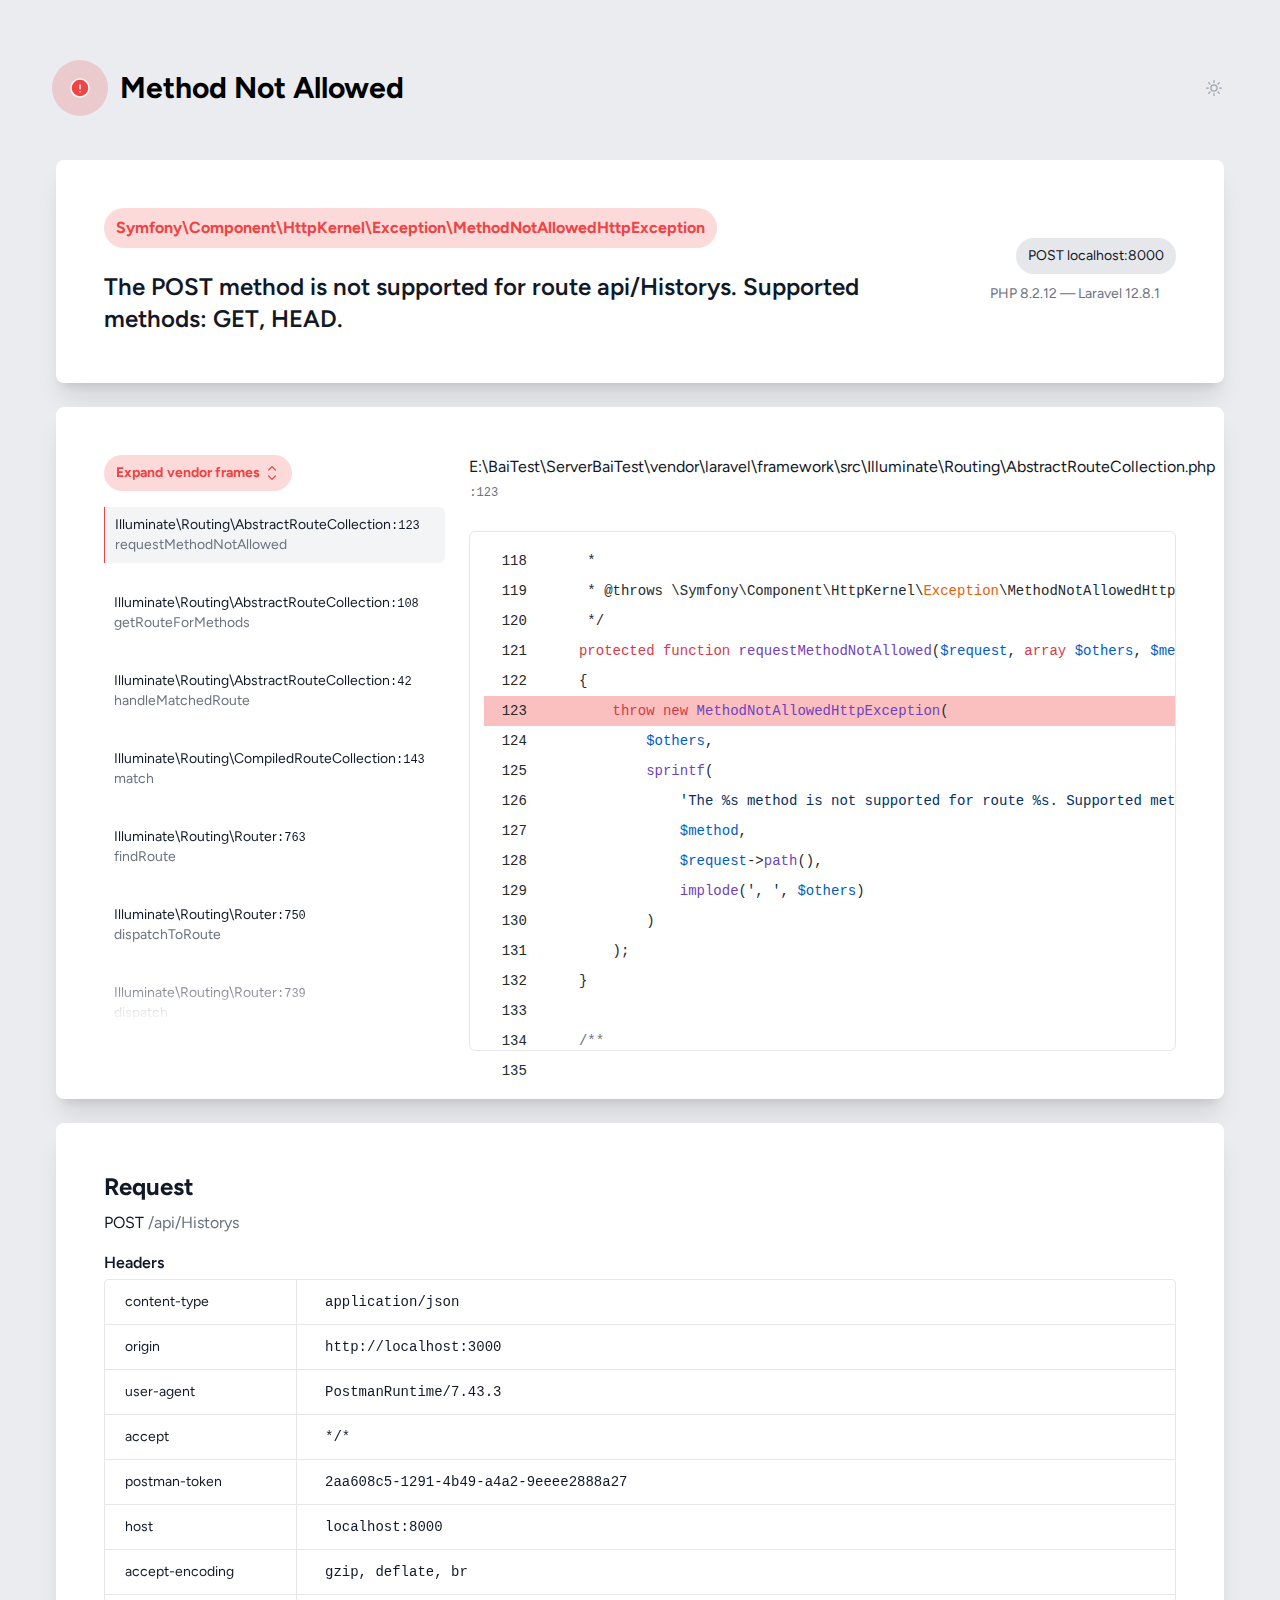
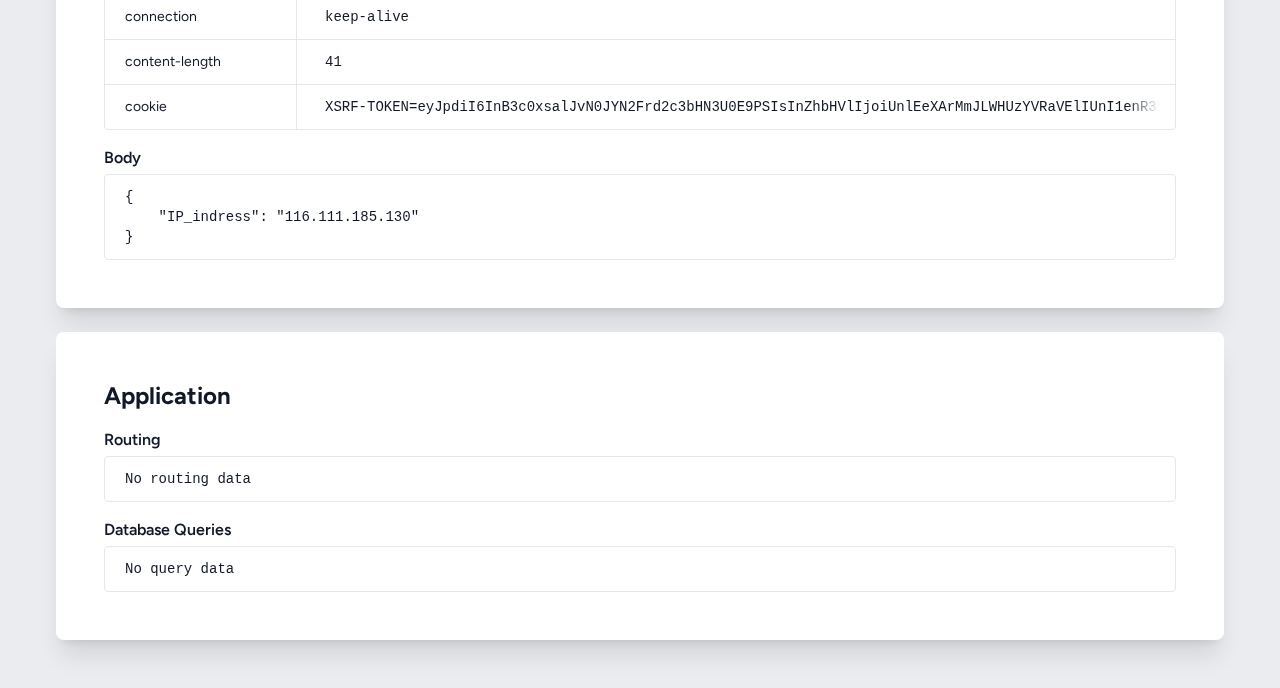
<file: ServerBaiTest_product/index.html>
<!DOCTYPE html>
<html lang="en">

<head>
    <meta charset="utf-8" />
    <meta name="viewport" content="width=device-width, initial-scale=1" />

    <title>Laravel</title>

    <link rel="icon" type="image/svg+xml"
        href="data:image/svg+xml,%3Csvg viewBox='0 -.11376601 49.74245785 51.31690859' xmlns='http://www.w3.org/2000/svg'%3E%3Cpath d='m49.626 11.564a.809.809 0 0 1 .028.209v10.972a.8.8 0 0 1 -.402.694l-9.209 5.302v10.509c0 .286-.152.55-.4.694l-19.223 11.066c-.044.025-.092.041-.14.058-.018.006-.035.017-.054.022a.805.805 0 0 1 -.41 0c-.022-.006-.042-.018-.063-.026-.044-.016-.09-.03-.132-.054l-19.219-11.066a.801.801 0 0 1 -.402-.694v-32.916c0-.072.01-.142.028-.21.006-.023.02-.044.028-.067.015-.042.029-.085.051-.124.015-.026.037-.047.055-.071.023-.032.044-.065.071-.093.023-.023.053-.04.079-.06.029-.024.055-.05.088-.069h.001l9.61-5.533a.802.802 0 0 1 .8 0l9.61 5.533h.002c.032.02.059.045.088.068.026.02.055.038.078.06.028.029.048.062.072.094.017.024.04.045.054.071.023.04.036.082.052.124.008.023.022.044.028.068a.809.809 0 0 1 .028.209v20.559l8.008-4.611v-10.51c0-.07.01-.141.028-.208.007-.024.02-.045.028-.068.016-.042.03-.085.052-.124.015-.026.037-.047.054-.071.024-.032.044-.065.072-.093.023-.023.052-.04.078-.06.03-.024.056-.05.088-.069h.001l9.611-5.533a.801.801 0 0 1 .8 0l9.61 5.533c.034.02.06.045.09.068.025.02.054.038.077.06.028.029.048.062.072.094.018.024.04.045.054.071.023.039.036.082.052.124.009.023.022.044.028.068zm-1.574 10.718v-9.124l-3.363 1.936-4.646 2.675v9.124l8.01-4.611zm-9.61 16.505v-9.13l-4.57 2.61-13.05 7.448v9.216zm-36.84-31.068v31.068l17.618 10.143v-9.214l-9.204-5.209-.003-.002-.004-.002c-.031-.018-.057-.044-.086-.066-.025-.02-.054-.036-.076-.058l-.002-.003c-.026-.025-.044-.056-.066-.084-.02-.027-.044-.05-.06-.078l-.001-.003c-.018-.03-.029-.066-.042-.1-.013-.03-.03-.058-.038-.09v-.001c-.01-.038-.012-.078-.016-.117-.004-.03-.012-.06-.012-.09v-21.483l-4.645-2.676-3.363-1.934zm8.81-5.994-8.007 4.609 8.005 4.609 8.006-4.61-8.006-4.608zm4.164 28.764 4.645-2.674v-20.096l-3.363 1.936-4.646 2.675v20.096zm24.667-23.325-8.006 4.609 8.006 4.609 8.005-4.61zm-.801 10.605-4.646-2.675-3.363-1.936v9.124l4.645 2.674 3.364 1.937zm-18.422 20.561 11.743-6.704 5.87-3.35-8-4.606-9.211 5.303-8.395 4.833z' fill='%23ff2d20'/%3E%3C/svg%3E" />

    <link href="https://fonts.bunny.net/css?family=figtree:300,400,500,600" rel="stylesheet" />

    <style>
        .tippy-box[data-animation=fade][data-state=hidden] {
            opacity: 0
        }

        [data-tippy-root] {
            max-width: calc(100vw - 10px)
        }

        .tippy-box {
            position: relative;
            background-color: #333;
            color: #fff;
            border-radius: 4px;
            font-size: 14px;
            line-height: 1.4;
            white-space: normal;
            outline: 0;
            transition-property: transform, visibility, opacity
        }

        .tippy-box[data-placement^=top]>.tippy-arrow {
            bottom: 0
        }

        .tippy-box[data-placement^=top]>.tippy-arrow:before {
            bottom: -7px;
            left: 0;
            border-width: 8px 8px 0;
            border-top-color: initial;
            transform-origin: center top
        }

        .tippy-box[data-placement^=bottom]>.tippy-arrow {
            top: 0
        }

        .tippy-box[data-placement^=bottom]>.tippy-arrow:before {
            top: -7px;
            left: 0;
            border-width: 0 8px 8px;
            border-bottom-color: initial;
            transform-origin: center bottom
        }

        .tippy-box[data-placement^=left]>.tippy-arrow {
            right: 0
        }

        .tippy-box[data-placement^=left]>.tippy-arrow:before {
            border-width: 8px 0 8px 8px;
            border-left-color: initial;
            right: -7px;
            transform-origin: center left
        }

        .tippy-box[data-placement^=right]>.tippy-arrow {
            left: 0
        }

        .tippy-box[data-placement^=right]>.tippy-arrow:before {
            left: -7px;
            border-width: 8px 8px 8px 0;
            border-right-color: initial;
            transform-origin: center right
        }

        .tippy-box[data-inertia][data-state=visible] {
            transition-timing-function: cubic-bezier(.54, 1.5, .38, 1.11)
        }

        .tippy-arrow {
            width: 16px;
            height: 16px;
            color: #333
        }

        .tippy-arrow:before {
            content: "";
            position: absolute;
            border-color: transparent;
            border-style: solid
        }

        .tippy-content {
            position: relative;
            padding: 5px 9px;
            z-index: 1
        }

        .tippy-box[data-theme~=material] {
            background-color: #505355;
            font-weight: 600
        }

        .tippy-box[data-theme~=material][data-placement^=top]>.tippy-arrow:before {
            border-top-color: #505355
        }

        .tippy-box[data-theme~=material][data-placement^=bottom]>.tippy-arrow:before {
            border-bottom-color: #505355
        }

        .tippy-box[data-theme~=material][data-placement^=left]>.tippy-arrow:before {
            border-left-color: #505355
        }

        .tippy-box[data-theme~=material][data-placement^=right]>.tippy-arrow:before {
            border-right-color: #505355
        }

        .tippy-box[data-theme~=material]>.tippy-backdrop {
            background-color: #505355
        }

        .tippy-box[data-theme~=material]>.tippy-svg-arrow {
            fill: #505355
        }

        .tippy-box[data-animation=scale][data-placement^=top] {
            transform-origin: bottom
        }

        .tippy-box[data-animation=scale][data-placement^=bottom] {
            transform-origin: top
        }

        .tippy-box[data-animation=scale][data-placement^=left] {
            transform-origin: right
        }

        .tippy-box[data-animation=scale][data-placement^=right] {
            transform-origin: left
        }

        .tippy-box[data-animation=scale][data-state=hidden] {
            transform: scale(.5);
            opacity: 0
        }

        *,
        :before,
        :after {
            box-sizing: border-box;
            border-width: 0;
            border-style: solid;
            border-color: #e5e7eb
        }

        :before,
        :after {
            --tw-content: ""
        }

        html,
        :host {
            line-height: 1.5;
            -webkit-text-size-adjust: 100%;
            -moz-tab-size: 4;
            -o-tab-size: 4;
            tab-size: 4;
            font-family: Figtree, ui-sans-serif, system-ui, sans-serif, "Apple Color Emoji", "Segoe UI Emoji", Segoe UI Symbol, "Noto Color Emoji";
            font-feature-settings: normal;
            font-variation-settings: normal;
            -webkit-tap-highlight-color: transparent
        }

        body {
            margin: 0;
            line-height: inherit
        }

        hr {
            height: 0;
            color: inherit;
            border-top-width: 1px
        }

        abbr:where([title]) {
            -webkit-text-decoration: underline dotted;
            text-decoration: underline dotted
        }

        h1,
        h2,
        h3,
        h4,
        h5,
        h6 {
            font-size: inherit;
            font-weight: inherit
        }

        a {
            color: inherit;
            text-decoration: inherit
        }

        b,
        strong {
            font-weight: bolder
        }

        code,
        kbd,
        samp,
        pre {
            font-family: ui-monospace, SFMono-Regular, Menlo, Monaco, Consolas, Liberation Mono, Courier New, monospace;
            font-feature-settings: normal;
            font-variation-settings: normal;
            font-size: 1em
        }

        small {
            font-size: 80%
        }

        sub,
        sup {
            font-size: 75%;
            line-height: 0;
            position: relative;
            vertical-align: baseline
        }

        sub {
            bottom: -.25em
        }

        sup {
            top: -.5em
        }

        table {
            text-indent: 0;
            border-color: inherit;
            border-collapse: collapse
        }

        button,
        input,
        optgroup,
        select,
        textarea {
            font-family: inherit;
            font-feature-settings: inherit;
            font-variation-settings: inherit;
            font-size: 100%;
            font-weight: inherit;
            line-height: inherit;
            letter-spacing: inherit;
            color: inherit;
            margin: 0;
            padding: 0
        }

        button,
        select {
            text-transform: none
        }

        button,
        input:where([type=button]),
        input:where([type=reset]),
        input:where([type=submit]) {
            -webkit-appearance: button;
            background-color: transparent;
            background-image: none
        }

        :-moz-focusring {
            outline: auto
        }

        :-moz-ui-invalid {
            box-shadow: none
        }

        progress {
            vertical-align: baseline
        }

        ::-webkit-inner-spin-button,
        ::-webkit-outer-spin-button {
            height: auto
        }

        [type=search] {
            -webkit-appearance: textfield;
            outline-offset: -2px
        }

        ::-webkit-search-decoration {
            -webkit-appearance: none
        }

        ::-webkit-file-upload-button {
            -webkit-appearance: button;
            font: inherit
        }

        summary {
            display: list-item
        }

        blockquote,
        dl,
        dd,
        h1,
        h2,
        h3,
        h4,
        h5,
        h6,
        hr,
        figure,
        p,
        pre {
            margin: 0
        }

        fieldset {
            margin: 0;
            padding: 0
        }

        legend {
            padding: 0
        }

        ol,
        ul,
        menu {
            list-style: none;
            margin: 0;
            padding: 0
        }

        dialog {
            padding: 0
        }

        textarea {
            resize: vertical
        }

        input::-moz-placeholder,
        textarea::-moz-placeholder {
            opacity: 1;
            color: #9ca3af
        }

        input::placeholder,
        textarea::placeholder {
            opacity: 1;
            color: #9ca3af
        }

        button,
        [role=button] {
            cursor: pointer
        }

        :disabled {
            cursor: default
        }

        img,
        svg,
        video,
        canvas,
        audio,
        iframe,
        embed,
        object {
            display: block;
            vertical-align: middle
        }

        img,
        video {
            max-width: 100%;
            height: auto
        }

        [hidden] {
            display: none
        }

        *,
        :before,
        :after {
            --tw-border-spacing-x: 0;
            --tw-border-spacing-y: 0;
            --tw-translate-x: 0;
            --tw-translate-y: 0;
            --tw-rotate: 0;
            --tw-skew-x: 0;
            --tw-skew-y: 0;
            --tw-scale-x: 1;
            --tw-scale-y: 1;
            --tw-pan-x: ;
            --tw-pan-y: ;
            --tw-pinch-zoom: ;
            --tw-scroll-snap-strictness: proximity;
            --tw-gradient-from-position: ;
            --tw-gradient-via-position: ;
            --tw-gradient-to-position: ;
            --tw-ordinal: ;
            --tw-slashed-zero: ;
            --tw-numeric-figure: ;
            --tw-numeric-spacing: ;
            --tw-numeric-fraction: ;
            --tw-ring-inset: ;
            --tw-ring-offset-width: 0px;
            --tw-ring-offset-color: #fff;
            --tw-ring-color: rgb(59 130 246 / .5);
            --tw-ring-offset-shadow: 0 0 #0000;
            --tw-ring-shadow: 0 0 #0000;
            --tw-shadow: 0 0 #0000;
            --tw-shadow-colored: 0 0 #0000;
            --tw-blur: ;
            --tw-brightness: ;
            --tw-contrast: ;
            --tw-grayscale: ;
            --tw-hue-rotate: ;
            --tw-invert: ;
            --tw-saturate: ;
            --tw-sepia: ;
            --tw-drop-shadow: ;
            --tw-backdrop-blur: ;
            --tw-backdrop-brightness: ;
            --tw-backdrop-contrast: ;
            --tw-backdrop-grayscale: ;
            --tw-backdrop-hue-rotate: ;
            --tw-backdrop-invert: ;
            --tw-backdrop-opacity: ;
            --tw-backdrop-saturate: ;
            --tw-backdrop-sepia: ;
            --tw-contain-size: ;
            --tw-contain-layout: ;
            --tw-contain-paint: ;
            --tw-contain-style:
        }

        ::backdrop {
            --tw-border-spacing-x: 0;
            --tw-border-spacing-y: 0;
            --tw-translate-x: 0;
            --tw-translate-y: 0;
            --tw-rotate: 0;
            --tw-skew-x: 0;
            --tw-skew-y: 0;
            --tw-scale-x: 1;
            --tw-scale-y: 1;
            --tw-pan-x: ;
            --tw-pan-y: ;
            --tw-pinch-zoom: ;
            --tw-scroll-snap-strictness: proximity;
            --tw-gradient-from-position: ;
            --tw-gradient-via-position: ;
            --tw-gradient-to-position: ;
            --tw-ordinal: ;
            --tw-slashed-zero: ;
            --tw-numeric-figure: ;
            --tw-numeric-spacing: ;
            --tw-numeric-fraction: ;
            --tw-ring-inset: ;
            --tw-ring-offset-width: 0px;
            --tw-ring-offset-color: #fff;
            --tw-ring-color: rgb(59 130 246 / .5);
            --tw-ring-offset-shadow: 0 0 #0000;
            --tw-ring-shadow: 0 0 #0000;
            --tw-shadow: 0 0 #0000;
            --tw-shadow-colored: 0 0 #0000;
            --tw-blur: ;
            --tw-brightness: ;
            --tw-contrast: ;
            --tw-grayscale: ;
            --tw-hue-rotate: ;
            --tw-invert: ;
            --tw-saturate: ;
            --tw-sepia: ;
            --tw-drop-shadow: ;
            --tw-backdrop-blur: ;
            --tw-backdrop-brightness: ;
            --tw-backdrop-contrast: ;
            --tw-backdrop-grayscale: ;
            --tw-backdrop-hue-rotate: ;
            --tw-backdrop-invert: ;
            --tw-backdrop-opacity: ;
            --tw-backdrop-saturate: ;
            --tw-backdrop-sepia: ;
            --tw-contain-size: ;
            --tw-contain-layout: ;
            --tw-contain-paint: ;
            --tw-contain-style:
        }

        .container {
            width: 100%
        }

        @media (min-width: 640px) {
            .container {
                max-width: 640px
            }
        }

        @media (min-width: 768px) {
            .container {
                max-width: 768px
            }
        }

        @media (min-width: 1024px) {
            .container {
                max-width: 1024px
            }
        }

        @media (min-width: 1280px) {
            .container {
                max-width: 1280px
            }
        }

        @media (min-width: 1536px) {
            .container {
                max-width: 1536px
            }
        }

        .absolute {
            position: absolute
        }

        .relative {
            position: relative
        }

        .right-0 {
            right: 0
        }

        .z-10 {
            z-index: 10
        }

        .mx-5 {
            margin-left: 1.25rem;
            margin-right: 1.25rem
        }

        .mx-auto {
            margin-left: auto;
            margin-right: auto
        }

        .my-3 {
            margin-top: .75rem;
            margin-bottom: .75rem
        }

        .-mt-2 {
            margin-top: -.5rem
        }

        .mb-12 {
            margin-bottom: 3rem
        }

        .mb-2 {
            margin-bottom: .5rem
        }

        .mb-3 {
            margin-bottom: .75rem
        }

        .ml-1 {
            margin-left: .25rem
        }

        .ml-3 {
            margin-left: .75rem
        }

        .mt-1 {
            margin-top: .25rem
        }

        .mt-2 {
            margin-top: .5rem
        }

        .mt-3 {
            margin-top: .75rem
        }

        .mt-4 {
            margin-top: 1rem
        }

        .mt-6 {
            margin-top: 1.5rem
        }

        .block {
            display: block
        }

        .inline-block {
            display: inline-block
        }

        .flex {
            display: flex
        }

        .inline-flex {
            display: inline-flex
        }

        .table {
            display: table
        }

        .grid {
            display: grid
        }

        .hidden {
            display: none
        }

        .h-4 {
            height: 1rem
        }

        .h-5 {
            height: 1.25rem
        }

        .h-6 {
            height: 1.5rem
        }

        .h-\[32\.5rem\] {
            height: 32.5rem
        }

        .h-\[35\.5rem\] {
            height: 35.5rem
        }

        .max-h-32 {
            max-height: 8rem
        }

        .w-4 {
            width: 1rem
        }

        .w-5 {
            width: 1.25rem
        }

        .w-6 {
            width: 1.5rem
        }

        .w-\[8rem\] {
            width: 8rem
        }

        .w-full {
            width: 100%
        }

        .min-w-0 {
            min-width: 0px
        }

        .max-w-full {
            max-width: 100%
        }

        .flex-none {
            flex: none
        }

        .shrink-0 {
            flex-shrink: 0
        }

        .flex-grow {
            flex-grow: 1
        }

        .origin-top-right {
            transform-origin: top right
        }

        .cursor-pointer {
            cursor: pointer
        }

        .grid-cols-1 {
            grid-template-columns: repeat(1, minmax(0, 1fr))
        }

        .flex-col {
            flex-direction: column
        }

        .items-center {
            align-items: center
        }

        .items-baseline {
            align-items: baseline
        }

        .justify-between {
            justify-content: space-between
        }

        .gap-2 {
            gap: .5rem
        }

        .gap-3 {
            gap: .75rem
        }

        .gap-6 {
            gap: 1.5rem
        }

        .space-y-2>:not([hidden])~:not([hidden]) {
            --tw-space-y-reverse: 0;
            margin-top: calc(.5rem * calc(1 - var(--tw-space-y-reverse)));
            margin-bottom: calc(.5rem * var(--tw-space-y-reverse))
        }

        .overflow-x-auto {
            overflow-x: auto
        }

        .overflow-y-hidden {
            overflow-y: hidden
        }

        .overflow-x-scroll {
            overflow-x: scroll
        }

        .truncate {
            overflow: hidden;
            text-overflow: ellipsis;
            white-space: nowrap
        }

        .break-words {
            overflow-wrap: break-word
        }

        .rounded {
            border-radius: .25rem
        }

        .rounded-full {
            border-radius: 9999px
        }

        .rounded-lg {
            border-radius: .5rem
        }

        .rounded-md {
            border-radius: .375rem
        }

        .rounded-r-md {
            border-top-right-radius: .375rem;
            border-bottom-right-radius: .375rem
        }

        .border {
            border-width: 1px
        }

        .border-l {
            border-left-width: 1px
        }

        .border-l-2 {
            border-left-width: 2px
        }

        .border-r {
            border-right-width: 1px
        }

        .border-t {
            border-top-width: 1px
        }

        .border-transparent {
            border-color: transparent
        }

        .border-l-red-500 {
            --tw-border-opacity: 1;
            border-left-color: rgb(239 68 68 / var(--tw-border-opacity))
        }

        .bg-gray-100 {
            --tw-bg-opacity: 1;
            background-color: rgb(243 244 246 / var(--tw-bg-opacity))
        }

        .bg-gray-200 {
            --tw-bg-opacity: 1;
            background-color: rgb(229 231 235 / var(--tw-bg-opacity))
        }

        .bg-gray-200\/80 {
            background-color: #e5e7ebcc
        }

        .bg-red-500\/20 {
            background-color: #ef444433
        }

        .bg-white {
            --tw-bg-opacity: 1;
            background-color: rgb(255 255 255 / var(--tw-bg-opacity))
        }

        .fill-red-500 {
            fill: #ef4444
        }

        .p-1 {
            padding: .25rem
        }

        .p-2 {
            padding: .5rem
        }

        .p-4 {
            padding: 1rem
        }

        .p-6 {
            padding: 1.5rem
        }

        .px-3 {
            padding-left: .75rem;
            padding-right: .75rem
        }

        .px-4 {
            padding-left: 1rem;
            padding-right: 1rem
        }

        .px-5 {
            padding-left: 1.25rem;
            padding-right: 1.25rem
        }

        .px-6 {
            padding-left: 1.5rem;
            padding-right: 1.5rem
        }

        .py-2 {
            padding-top: .5rem;
            padding-bottom: .5rem
        }

        .py-3 {
            padding-top: .75rem;
            padding-bottom: .75rem
        }

        .pb-12 {
            padding-bottom: 3rem
        }

        .pt-4 {
            padding-top: 1rem
        }

        .pt-6 {
            padding-top: 1.5rem
        }

        .text-left {
            text-align: left
        }

        .text-right {
            text-align: right
        }

        .font-mono {
            font-family: ui-monospace, SFMono-Regular, Menlo, Monaco, Consolas, Liberation Mono, Courier New, monospace
        }

        .font-sans {
            font-family: Figtree, ui-sans-serif, system-ui, sans-serif, "Apple Color Emoji", "Segoe UI Emoji", Segoe UI Symbol, "Noto Color Emoji"
        }

        .text-2xl {
            font-size: 1.5rem;
            line-height: 2rem
        }

        .text-lg {
            font-size: 1.125rem;
            line-height: 1.75rem
        }

        .text-sm {
            font-size: .875rem;
            line-height: 1.25rem
        }

        .text-xl {
            font-size: 1.25rem;
            line-height: 1.75rem
        }

        .text-xs {
            font-size: .75rem;
            line-height: 1rem
        }

        .font-bold {
            font-weight: 700
        }

        .font-semibold {
            font-weight: 600
        }

        .leading-5 {
            line-height: 1.25rem
        }

        .text-blue-500 {
            --tw-text-opacity: 1;
            color: rgb(59 130 246 / var(--tw-text-opacity))
        }

        .text-gray-400 {
            --tw-text-opacity: 1;
            color: rgb(156 163 175 / var(--tw-text-opacity))
        }

        .text-gray-50 {
            --tw-text-opacity: 1;
            color: rgb(249 250 251 / var(--tw-text-opacity))
        }

        .text-gray-500 {
            --tw-text-opacity: 1;
            color: rgb(107 114 128 / var(--tw-text-opacity))
        }

        .text-gray-700 {
            --tw-text-opacity: 1;
            color: rgb(55 65 81 / var(--tw-text-opacity))
        }

        .text-gray-900 {
            --tw-text-opacity: 1;
            color: rgb(17 24 39 / var(--tw-text-opacity))
        }

        .text-red-500 {
            --tw-text-opacity: 1;
            color: rgb(239 68 68 / var(--tw-text-opacity))
        }

        .antialiased {
            -webkit-font-smoothing: antialiased;
            -moz-osx-font-smoothing: grayscale
        }

        .shadow-xl {
            --tw-shadow: 0 20px 25px -5px rgb(0 0 0 / .1), 0 8px 10px -6px rgb(0 0 0 / .1);
            --tw-shadow-colored: 0 20px 25px -5px var(--tw-shadow-color), 0 8px 10px -6px var(--tw-shadow-color);
            box-shadow: var(--tw-ring-offset-shadow, 0 0 #0000), var(--tw-ring-shadow, 0 0 #0000), var(--tw-shadow)
        }

        .ring-1 {
            --tw-ring-offset-shadow: var(--tw-ring-inset) 0 0 0 var(--tw-ring-offset-width) var(--tw-ring-offset-color);
            --tw-ring-shadow: var(--tw-ring-inset) 0 0 0 calc(1px + var(--tw-ring-offset-width)) var(--tw-ring-color);
            box-shadow: var(--tw-ring-offset-shadow), var(--tw-ring-shadow), var(--tw-shadow, 0 0 #0000)
        }

        .ring-gray-900\/5 {
            --tw-ring-color: rgb(17 24 39 / .05)
        }

        .filter {
            filter: var(--tw-blur) var(--tw-brightness) var(--tw-contrast) var(--tw-grayscale) var(--tw-hue-rotate) var(--tw-invert) var(--tw-saturate) var(--tw-sepia) var(--tw-drop-shadow)
        }

        [x-cloak] {
            display: none
        }

        html {
            -moz-tab-size: 4;
            -o-tab-size: 4;
            tab-size: 4
        }

        table.hljs-ln {
            color: inherit;
            font-size: inherit;
            border-spacing: 2px
        }

        pre code.hljs {
            background: none;
            padding: .5em 0 0;
            width: 100%
        }

        .hljs-ln-line {
            white-space-collapse: preserve;
            text-wrap: nowrap
        }

        .trace {
            -webkit-mask-image: linear-gradient(180deg, #000 calc(100% - 4rem), transparent)
        }

        .scrollbar-hidden {
            -ms-overflow-style: none;
            scrollbar-width: none;
            overflow-x: scroll
        }

        .scrollbar-hidden::-webkit-scrollbar {
            -webkit-appearance: none;
            width: 0;
            height: 0
        }

        .hljs-ln .hljs-ln-numbers {
            padding: 5px;
            border-right-color: transparent;
            margin-right: 5px
        }

        .hljs-ln-n {
            width: 50px
        }

        .hljs-ln-numbers {
            -webkit-touch-callout: none;
            -webkit-user-select: none;
            -moz-user-select: none;
            user-select: none;
            text-align: center;
            border-right: 1px solid #ccc;
            vertical-align: top;
            padding-right: 5px
        }

        .hljs-ln-code {
            width: 100%;
            padding-left: 10px;
            padding-right: 10px
        }

        .hljs-ln-code:hover {
            background-color: #ef444433
        }

        .default\:col-span-full:default {
            grid-column: 1 / -1
        }

        .default\:row-span-1:default {
            grid-row: span 1 / span 1
        }

        .hover\:bg-gray-100:hover {
            --tw-bg-opacity: 1;
            background-color: rgb(243 244 246 / var(--tw-bg-opacity))
        }

        .hover\:bg-gray-100\/75:hover {
            background-color: #f3f4f6bf
        }

        .hover\:text-gray-500:hover {
            --tw-text-opacity: 1;
            color: rgb(107 114 128 / var(--tw-text-opacity))
        }

        .hover\:underline:hover {
            text-decoration-line: underline
        }

        .focus\:text-gray-500:focus {
            --tw-text-opacity: 1;
            color: rgb(107 114 128 / var(--tw-text-opacity))
        }

        .dark\:block:is(.dark *) {
            display: block
        }

        .dark\:hidden:is(.dark *) {
            display: none
        }

        .dark\:border:is(.dark *) {
            border-width: 1px
        }

        .dark\:border-gray-700:is(.dark *) {
            --tw-border-opacity: 1;
            border-color: rgb(55 65 81 / var(--tw-border-opacity))
        }

        .dark\:border-gray-800:is(.dark *) {
            --tw-border-opacity: 1;
            border-color: rgb(31 41 55 / var(--tw-border-opacity))
        }

        .dark\:border-gray-900:is(.dark *) {
            --tw-border-opacity: 1;
            border-color: rgb(17 24 39 / var(--tw-border-opacity))
        }

        .dark\:border-l-red-500:is(.dark *) {
            --tw-border-opacity: 1;
            border-left-color: rgb(239 68 68 / var(--tw-border-opacity))
        }

        .dark\:bg-gray-800:is(.dark *) {
            --tw-bg-opacity: 1;
            background-color: rgb(31 41 55 / var(--tw-bg-opacity))
        }

        .dark\:bg-gray-900\/80:is(.dark *) {
            background-color: #111827cc
        }

        .dark\:bg-gray-950\/95:is(.dark *) {
            background-color: #030712f2
        }

        .dark\:bg-red-500\/20:is(.dark *) {
            background-color: #ef444433
        }

        .dark\:text-gray-100:is(.dark *) {
            --tw-text-opacity: 1;
            color: rgb(243 244 246 / var(--tw-text-opacity))
        }

        .dark\:text-gray-300:is(.dark *) {
            --tw-text-opacity: 1;
            color: rgb(209 213 219 / var(--tw-text-opacity))
        }

        .dark\:text-gray-400:is(.dark *) {
            --tw-text-opacity: 1;
            color: rgb(156 163 175 / var(--tw-text-opacity))
        }

        .dark\:text-gray-600:is(.dark *) {
            --tw-text-opacity: 1;
            color: rgb(75 85 99 / var(--tw-text-opacity))
        }

        .dark\:text-gray-950:is(.dark *) {
            --tw-text-opacity: 1;
            color: rgb(3 7 18 / var(--tw-text-opacity))
        }

        .dark\:text-white:is(.dark *) {
            --tw-text-opacity: 1;
            color: rgb(255 255 255 / var(--tw-text-opacity))
        }

        .dark\:ring-1:is(.dark *) {
            --tw-ring-offset-shadow: var(--tw-ring-inset) 0 0 0 var(--tw-ring-offset-width) var(--tw-ring-offset-color);
            --tw-ring-shadow: var(--tw-ring-inset) 0 0 0 calc(1px + var(--tw-ring-offset-width)) var(--tw-ring-color);
            box-shadow: var(--tw-ring-offset-shadow), var(--tw-ring-shadow), var(--tw-shadow, 0 0 #0000)
        }

        .dark\:ring-gray-800:is(.dark *) {
            --tw-ring-opacity: 1;
            --tw-ring-color: rgb(31 41 55 / var(--tw-ring-opacity))
        }

        .dark\:hover\:bg-gray-700:hover:is(.dark *) {
            --tw-bg-opacity: 1;
            background-color: rgb(55 65 81 / var(--tw-bg-opacity))
        }

        .dark\:hover\:bg-gray-800:hover:is(.dark *) {
            --tw-bg-opacity: 1;
            background-color: rgb(31 41 55 / var(--tw-bg-opacity))
        }

        .dark\:hover\:bg-gray-800\/75:hover:is(.dark *) {
            background-color: #1f2937bf
        }

        .dark\:hover\:text-gray-500:hover:is(.dark *) {
            --tw-text-opacity: 1;
            color: rgb(107 114 128 / var(--tw-text-opacity))
        }

        .dark\:focus\:text-gray-500:focus:is(.dark *) {
            --tw-text-opacity: 1;
            color: rgb(107 114 128 / var(--tw-text-opacity))
        }

        @media (min-width: 640px) {
            .sm\:col-span-1 {
                grid-column: span 1 / span 1
            }

            .sm\:col-span-2 {
                grid-column: span 2 / span 2
            }

            .sm\:mt-10 {
                margin-top: 2.5rem
            }

            .sm\:gap-6 {
                gap: 1.5rem
            }

            .sm\:p-12 {
                padding: 3rem
            }

            .sm\:py-5 {
                padding-top: 1.25rem;
                padding-bottom: 1.25rem
            }

            .sm\:text-3xl {
                font-size: 1.875rem;
                line-height: 2.25rem
            }
        }

        @media (min-width: 768px) {
            .md\:block {
                display: block
            }

            .md\:inline {
                display: inline
            }

            .md\:flex {
                display: flex
            }

            .md\:hidden {
                display: none
            }

            .md\:min-w-64 {
                min-width: 16rem
            }

            .md\:max-w-80 {
                max-width: 20rem
            }

            .md\:items-center {
                align-items: center
            }

            .md\:justify-between {
                justify-content: space-between
            }

            .md\:gap-2 {
                gap: .5rem
            }
        }

        @media (min-width: 1024px) {
            .lg\:block {
                display: block
            }

            .lg\:inline-block {
                display: inline-block
            }

            .lg\:w-\[12rem\] {
                width: 12rem
            }

            .lg\:grid-cols-3 {
                grid-template-columns: repeat(3, minmax(0, 1fr))
            }

            .lg\:px-8 {
                padding-left: 2rem;
                padding-right: 2rem
            }

            .lg\:text-2xl {
                font-size: 1.5rem;
                line-height: 2rem
            }

            .lg\:text-base {
                font-size: 1rem;
                line-height: 1.5rem
            }

            .lg\:text-sm {
                font-size: .875rem;
                line-height: 1.25rem
            }

            .default\:lg\:col-span-6:default {
                grid-column: span 6 / span 6
            }
        }
    </style>
    <style data-theme="light">
        pre code.hljs {
            display: block;
            overflow-x: auto;
            padding: 1em
        }

        code.hljs {
            padding: 3px 5px
        }

        /*!
  Theme: GitHub
  Description: Light theme as seen on github.com
  Author: github.com
  Maintainer: @Hirse
  Updated: 2021-05-15

  Outdated base version: https://github.com/primer/github-syntax-light
  Current colors taken from GitHub's CSS
*/
        .hljs {
            color: #24292e;
            background: #fff
        }

        .hljs-doctag,
        .hljs-keyword,
        .hljs-meta .hljs-keyword,
        .hljs-template-tag,
        .hljs-template-variable,
        .hljs-type,
        .hljs-variable.language_ {
            color: #d73a49
        }

        .hljs-title,
        .hljs-title.class_,
        .hljs-title.class_.inherited__,
        .hljs-title.function_ {
            color: #6f42c1
        }

        .hljs-attr,
        .hljs-attribute,
        .hljs-literal,
        .hljs-meta,
        .hljs-number,
        .hljs-operator,
        .hljs-selector-attr,
        .hljs-selector-class,
        .hljs-selector-id,
        .hljs-variable {
            color: #005cc5
        }

        .hljs-meta .hljs-string,
        .hljs-regexp,
        .hljs-string {
            color: #032f62
        }

        .hljs-built_in,
        .hljs-symbol {
            color: #e36209
        }

        .hljs-code,
        .hljs-comment,
        .hljs-formula {
            color: #6a737d
        }

        .hljs-name,
        .hljs-quote,
        .hljs-selector-pseudo,
        .hljs-selector-tag {
            color: #22863a
        }

        .hljs-subst {
            color: #24292e
        }

        .hljs-section {
            color: #005cc5;
            font-weight: 700
        }

        .hljs-bullet {
            color: #735c0f
        }

        .hljs-emphasis {
            color: #24292e;
            font-style: italic
        }

        .hljs-strong {
            color: #24292e;
            font-weight: 700
        }

        .hljs-addition {
            color: #22863a;
            background-color: #f0fff4
        }

        .hljs-deletion {
            color: #b31d28;
            background-color: #ffeef0
        }
    </style>
    <style data-theme="dark">
        pre code.hljs {
            display: block;
            overflow-x: auto;
            padding: 1em
        }

        code.hljs {
            padding: 3px 5px
        }

        .hljs {
            color: #abb2bf;
            background: #282c34
        }

        .hljs-comment,
        .hljs-quote {
            color: #5c6370;
            font-style: italic
        }

        .hljs-doctag,
        .hljs-formula,
        .hljs-keyword {
            color: #c678dd
        }

        .hljs-deletion,
        .hljs-name,
        .hljs-section,
        .hljs-selector-tag,
        .hljs-subst {
            color: #e06c75
        }

        .hljs-literal {
            color: #56b6c2
        }

        .hljs-addition,
        .hljs-attribute,
        .hljs-meta .hljs-string,
        .hljs-regexp,
        .hljs-string {
            color: #98c379
        }

        .hljs-attr,
        .hljs-number,
        .hljs-selector-attr,
        .hljs-selector-class,
        .hljs-selector-pseudo,
        .hljs-template-variable,
        .hljs-type,
        .hljs-variable {
            color: #d19a66
        }

        .hljs-bullet,
        .hljs-link,
        .hljs-meta,
        .hljs-selector-id,
        .hljs-symbol,
        .hljs-title {
            color: #61aeee
        }

        .hljs-built_in,
        .hljs-class .hljs-title,
        .hljs-title.class_ {
            color: #e6c07b
        }

        .hljs-emphasis {
            font-style: italic
        }

        .hljs-strong {
            font-weight: 700
        }

        .hljs-link {
            text-decoration: underline
        }
    </style>

    <style>
        #frame-0 .hljs-ln-line[data-line-number='123'] {
            background-color: rgba(242, 95, 95, 0.4);
        }

        #frame-1 .hljs-ln-line[data-line-number='108'] {
            background-color: rgba(242, 95, 95, 0.4);
        }

        #frame-2 .hljs-ln-line[data-line-number='42'] {
            background-color: rgba(242, 95, 95, 0.4);
        }

        #frame-3 .hljs-ln-line[data-line-number='143'] {
            background-color: rgba(242, 95, 95, 0.4);
        }

        #frame-4 .hljs-ln-line[data-line-number='763'] {
            background-color: rgba(242, 95, 95, 0.4);
        }

        #frame-5 .hljs-ln-line[data-line-number='750'] {
            background-color: rgba(242, 95, 95, 0.4);
        }

        #frame-6 .hljs-ln-line[data-line-number='739'] {
            background-color: rgba(242, 95, 95, 0.4);
        }

        #frame-7 .hljs-ln-line[data-line-number='200'] {
            background-color: rgba(242, 95, 95, 0.4);
        }

        #frame-8 .hljs-ln-line[data-line-number='169'] {
            background-color: rgba(242, 95, 95, 0.4);
        }

        #frame-9 .hljs-ln-line[data-line-number='21'] {
            background-color: rgba(242, 95, 95, 0.4);
        }

        #frame-10 .hljs-ln-line[data-line-number='31'] {
            background-color: rgba(242, 95, 95, 0.4);
        }

        #frame-11 .hljs-ln-line[data-line-number='208'] {
            background-color: rgba(242, 95, 95, 0.4);
        }

        #frame-12 .hljs-ln-line[data-line-number='21'] {
            background-color: rgba(242, 95, 95, 0.4);
        }

        #frame-13 .hljs-ln-line[data-line-number='51'] {
            background-color: rgba(242, 95, 95, 0.4);
        }

        #frame-14 .hljs-ln-line[data-line-number='208'] {
            background-color: rgba(242, 95, 95, 0.4);
        }

        #frame-15 .hljs-ln-line[data-line-number='27'] {
            background-color: rgba(242, 95, 95, 0.4);
        }

        #frame-16 .hljs-ln-line[data-line-number='208'] {
            background-color: rgba(242, 95, 95, 0.4);
        }

        #frame-17 .hljs-ln-line[data-line-number='109'] {
            background-color: rgba(242, 95, 95, 0.4);
        }

        #frame-18 .hljs-ln-line[data-line-number='208'] {
            background-color: rgba(242, 95, 95, 0.4);
        }

        #frame-19 .hljs-ln-line[data-line-number='61'] {
            background-color: rgba(242, 95, 95, 0.4);
        }

        #frame-20 .hljs-ln-line[data-line-number='208'] {
            background-color: rgba(242, 95, 95, 0.4);
        }

        #frame-21 .hljs-ln-line[data-line-number='58'] {
            background-color: rgba(242, 95, 95, 0.4);
        }

        #frame-22 .hljs-ln-line[data-line-number='208'] {
            background-color: rgba(242, 95, 95, 0.4);
        }

        #frame-23 .hljs-ln-line[data-line-number='22'] {
            background-color: rgba(242, 95, 95, 0.4);
        }

        #frame-24 .hljs-ln-line[data-line-number='208'] {
            background-color: rgba(242, 95, 95, 0.4);
        }

        #frame-25 .hljs-ln-line[data-line-number='26'] {
            background-color: rgba(242, 95, 95, 0.4);
        }

        #frame-26 .hljs-ln-line[data-line-number='208'] {
            background-color: rgba(242, 95, 95, 0.4);
        }

        #frame-27 .hljs-ln-line[data-line-number='126'] {
            background-color: rgba(242, 95, 95, 0.4);
        }

        #frame-28 .hljs-ln-line[data-line-number='175'] {
            background-color: rgba(242, 95, 95, 0.4);
        }

        #frame-29 .hljs-ln-line[data-line-number='144'] {
            background-color: rgba(242, 95, 95, 0.4);
        }

        #frame-30 .hljs-ln-line[data-line-number='1219'] {
            background-color: rgba(242, 95, 95, 0.4);
        }

        #frame-31 .hljs-ln-line[data-line-number='20'] {
            background-color: rgba(242, 95, 95, 0.4);
        }

        #frame-32 .hljs-ln-line[data-line-number='23'] {
            background-color: rgba(242, 95, 95, 0.4);
        }
    </style>
</head>

<body class="bg-gray-200/80 font-sans antialiased dark:bg-gray-950/95">
    <div class="renderer container mx-auto lg:px-8">
        <header class="mt-3 px-5 sm:mt-10">
            <div class="py-3 dark:border-gray-900 sm:py-5">
                <div class="flex items-center justify-between">
                    <div class="flex items-center">
                        <div class="rounded-full bg-red-500/20 p-4 dark:bg-red-500/20">
                            <svg xmlns="http://www.w3.org/2000/svg" fill="none" viewBox="0 0 24 24" stroke-width="1.5"
                                stroke="currentColor" class="h-6 w-6 fill-red-500 text-gray-50 dark:text-gray-950">
                                <path stroke-linecap="round" stroke-linejoin="round"
                                    d="M12 9v3.75m9-.75a9 9 0 1 1-18 0 9 9 0 0 1 18 0Zm-9 3.75h.008v.008H12v-.008Z" />
                            </svg>
                        </div>

                        <span class="text-dark ml-3 text-2xl font-bold dark:text-white sm:text-3xl">
                    Method Not Allowed
                </span>
                    </div>

                    <div class="flex items-center gap-3 sm:gap-6">
                        <script>
                            (function () {
        const darkStyles = document.querySelector('style[data-theme="dark"]')?.textContent
        const lightStyles = document.querySelector('style[data-theme="light"]')?.textContent

        const removeStyles = () => {
            document.querySelector('style[data-theme="dark"]')?.remove()
            document.querySelector('style[data-theme="light"]')?.remove()
        }

        removeStyles()

        setDarkClass = () => {
            removeStyles()

            const isDark = localStorage.theme === 'dark' || (!('theme' in localStorage) && window.matchMedia('(prefers-color-scheme: dark)').matches)

            isDark ? document.documentElement.classList.add('dark') : document.documentElement.classList.remove('dark')

            if (isDark) {
                document.head.insertAdjacentHTML('beforeend', `<style data-theme="dark">${darkStyles}</style>`)
            } else {
                document.head.insertAdjacentHTML('beforeend', `<style data-theme="light">${lightStyles}</style>`)
            }
        }

        setDarkClass()

        window.matchMedia('(prefers-color-scheme: dark)').addEventListener('change', setDarkClass)
    })();
                        </script>

                        <div class="relative" x-data="{
        menu: false,
        theme: localStorage.theme,
        darkMode() {
            this.theme = 'dark'
            localStorage.theme = 'dark'
            setDarkClass()
        },
        lightMode() {
            this.theme = 'light'
            localStorage.theme = 'light'
            setDarkClass()
        },
        systemMode() {
            this.theme = undefined
            localStorage.removeItem('theme')
            setDarkClass()
        },
    }" @click.outside="menu = false">
                            <button
        x-cloak
        class="block rounded p-1 hover:bg-gray-100 dark:hover:bg-gray-800"
        :class="theme ? 'text-gray-700 dark:text-gray-300' : 'text-gray-400 dark:text-gray-600 hover:text-gray-500 focus:text-gray-500 dark:hover:text-gray-500 dark:focus:text-gray-500'"
        @click="menu = ! menu"
    >
        <svg
    xmlns="http://www.w3.org/2000/svg"
    fill="none"
    viewBox="0 0 24 24"
    stroke-width="1.5"
    stroke="currentColor"
    class="block h-5 w-5 dark:hidden"
>
    <path stroke-linecap="round" stroke-linejoin="round" d="M12 3v2.25m6.364.386l-1.591 1.591M21 12h-2.25m-.386 6.364l-1.591-1.591M12 18.75V21m-4.773-4.227l-1.591 1.591M5.25 12H3m4.227-4.773L5.636 5.636M15.75 12a3.75 3.75 0 11-7.5 0 3.75 3.75 0 017.5 0z" />
</svg>
        <svg
    xmlns="http://www.w3.org/2000/svg"
    fill="none"
    viewBox="0 0 24 24"
    stroke-width="1.5"
    stroke="currentColor"
    class="hidden h-5 w-5 dark:block"
>
    <path stroke-linecap="round" stroke-linejoin="round" d="M21.752 15.002A9.718 9.718 0 0118 15.75c-5.385 0-9.75-4.365-9.75-9.75 0-1.33.266-2.597.748-3.752A9.753 9.753 0 003 11.25C3 16.635 7.365 21 12.75 21a9.753 9.753 0 009.002-5.998z" />
</svg>
    </button>

                            <div x-show="menu"
                                class="absolute right-0 z-10 flex origin-top-right flex-col rounded-md bg-white shadow-xl ring-1 ring-gray-900/5 dark:bg-gray-800"
                                style="display: none" @click="menu = false">
                                <button
            class="flex items-center gap-3 px-4 py-2 hover:rounded-t-md hover:bg-gray-100 dark:hover:bg-gray-700"
            :class="theme === 'light' ? 'text-gray-900 dark:text-gray-100' : 'text-gray-500 dark:text-gray-400'"
            @click="lightMode()"
        >
            <svg
    xmlns="http://www.w3.org/2000/svg"
    fill="none"
    viewBox="0 0 24 24"
    stroke-width="1.5"
    stroke="currentColor"
    class="h-5 w-5"
>
    <path stroke-linecap="round" stroke-linejoin="round" d="M12 3v2.25m6.364.386l-1.591 1.591M21 12h-2.25m-.386 6.364l-1.591-1.591M12 18.75V21m-4.773-4.227l-1.591 1.591M5.25 12H3m4.227-4.773L5.636 5.636M15.75 12a3.75 3.75 0 11-7.5 0 3.75 3.75 0 017.5 0z" />
</svg>
            Light
        </button>
                                <button
            class="flex items-center gap-3 px-4 py-2 hover:bg-gray-100 dark:hover:bg-gray-700"
            :class="theme === 'dark' ? 'text-gray-900 dark:text-gray-100' : 'text-gray-500 dark:text-gray-400'"
            @click="darkMode()"
        >
            <svg
    xmlns="http://www.w3.org/2000/svg"
    fill="none"
    viewBox="0 0 24 24"
    stroke-width="1.5"
    stroke="currentColor"
    class="h-5 w-5"
>
    <path stroke-linecap="round" stroke-linejoin="round" d="M21.752 15.002A9.718 9.718 0 0118 15.75c-5.385 0-9.75-4.365-9.75-9.75 0-1.33.266-2.597.748-3.752A9.753 9.753 0 003 11.25C3 16.635 7.365 21 12.75 21a9.753 9.753 0 009.002-5.998z" />
</svg>
            Dark
        </button>
                                <button
            class="flex items-center gap-3 px-4 py-2 hover:rounded-b-md hover:bg-gray-100 dark:hover:bg-gray-700"
            :class="theme === undefined ? 'text-gray-900 dark:text-gray-100' : 'text-gray-500 dark:text-gray-400'"
            @click="systemMode()"
        >
            <svg
    xmlns="http://www.w3.org/2000/svg"
    fill="none"
    viewBox="0 0 24 24"
    stroke-width="1.5"
    stroke="currentColor"
    class="h-5 w-5"
>
    <path stroke-linecap="round" stroke-linejoin="round" d="M9 17.25v1.007a3 3 0 01-.879 2.122L7.5 21h9l-.621-.621A3 3 0 0115 18.257V17.25m6-12V15a2.25 2.25 0 01-2.25 2.25H5.25A2.25 2.25 0 013 15V5.25m18 0A2.25 2.25 0 0018.75 3H5.25A2.25 2.25 0 003 5.25m18 0V12a2.25 2.25 0 01-2.25 2.25H5.25A2.25 2.25 0 013 12V5.25" />
</svg>
            System
        </button>
                            </div>
                        </div>
                    </div>
                </div>
            </div>
        </header>

        <main class="px-6 pb-12 pt-6">
            <div class="container mx-auto">
                <section
                    class="@container flex flex-col p-6 sm:p-12 bg-white dark:bg-gray-900/80 text-gray-900 dark:text-gray-100 rounded-lg default:col-span-full default:lg:col-span-6 default:row-span-1 dark:ring-1 dark:ring-gray-800 shadow-xl">
                    <div class="md:flex md:items-center md:justify-between md:gap-2">
                        <div class="min-w-0">
                            <div
                                class="inline-block rounded-full bg-red-500/20 px-3 py-2 max-w-full text-sm font-bold leading-5 text-red-500 truncate lg:text-base dark:bg-red-500/20">
                                <span class="hidden md:inline">
                    Symfony\Component\HttpKernel\Exception\MethodNotAllowedHttpException
                </span>
                                <span class="md:hidden">
                    MethodNotAllowedHttpException
                </span>
                            </div>
                            <div
                                class="mt-4 text-lg font-semibold text-gray-900 break-words dark:text-white lg:text-2xl">
                                The POST method is not supported for route api/Historys. Supported methods: GET, HEAD.
                            </div>
                        </div>

                        <div class="hidden text-right shrink-0 md:block md:min-w-64 md:max-w-80">
                            <div>
                                <span class="inline-block rounded-full bg-gray-200 px-3 py-2 text-sm leading-5 text-gray-900 max-w-full truncate dark:bg-gray-800 dark:text-white">
                    POST localhost:8000
                </span>
                            </div>
                            <div class="px-4">
                                <span class="text-sm text-gray-500 dark:text-gray-400">PHP 8.2.12 — Laravel 12.8.1</span>
                            </div>
                        </div>
                    </div>
                </section>

                <section
                    class="@container flex flex-col p-6 sm:p-12 bg-white dark:bg-gray-900/80 text-gray-900 dark:text-gray-100 rounded-lg default:col-span-full default:lg:col-span-6 default:row-span-1 dark:ring-1 dark:ring-gray-800 shadow-xl mt-6 overflow-x-auto">
                    <div x-data="{
            includeVendorFrames: false,
            index: 0,
        }">
                        <div class="grid grid-cols-1 gap-6 lg:grid-cols-3" x-clock>
                            <div class="hidden overflow-x-auto sm:col-span-1 lg:block">
                                <div
                                    class="h-[35.5rem] scrollbar-hidden trace text-sm text-gray-400 dark:text-gray-300">
                                    <div
                                        class="mb-2 inline-block rounded-full bg-red-500/20 px-3 py-2 dark:bg-red-500/20 sm:col-span-1">
                                        <button
                @click="includeVendorFrames = !includeVendorFrames"
                class="inline-flex items-center font-bold leading-5 text-red-500"
            >
                <span x-show="includeVendorFrames">Collapse</span>
                <span
                    x-cloak
                    x-show="!includeVendorFrames"
                    >Expand</span
                >
                <span class="ml-1">vendor frames</span>

                <div class="flex flex-col ml-1 -mt-2" x-cloak x-show="includeVendorFrames">
                    <svg xmlns="http://www.w3.org/2000/svg" viewBox="0 0 20 20" fill="currentColor" class="w-4 h-4" style="margin-bottom: -8px;">
    <path fill-rule="evenodd" d="M5.22 8.22a.75.75 0 0 1 1.06 0L10 11.94l3.72-3.72a.75.75 0 1 1 1.06 1.06l-4.25 4.25a.75.75 0 0 1-1.06 0L5.22 9.28a.75.75 0 0 1 0-1.06Z" clip-rule="evenodd" />
</svg>
                    <svg xmlns="http://www.w3.org/2000/svg" viewBox="0 0 20 20" fill="currentColor" class="w-4 h-4" style="margin-bottom: -8px;">
  <path fill-rule="evenodd" d="M9.47 6.47a.75.75 0 0 1 1.06 0l4.25 4.25a.75.75 0 1 1-1.06 1.06L10 8.06l-3.72 3.72a.75.75 0 0 1-1.06-1.06l4.25-4.25Z" clip-rule="evenodd" />
</svg>
                </div>

                <div class="flex flex-col ml-1 -mt-2" x-cloak x-show="! includeVendorFrames">
                    <svg xmlns="http://www.w3.org/2000/svg" viewBox="0 0 20 20" fill="currentColor" class="w-4 h-4" style="margin-bottom: -8px;">
  <path fill-rule="evenodd" d="M9.47 6.47a.75.75 0 0 1 1.06 0l4.25 4.25a.75.75 0 1 1-1.06 1.06L10 8.06l-3.72 3.72a.75.75 0 0 1-1.06-1.06l4.25-4.25Z" clip-rule="evenodd" />
</svg>
                    <svg xmlns="http://www.w3.org/2000/svg" viewBox="0 0 20 20" fill="currentColor" class="w-4 h-4" style="margin-bottom: -8px;">
    <path fill-rule="evenodd" d="M5.22 8.22a.75.75 0 0 1 1.06 0L10 11.94l3.72-3.72a.75.75 0 1 1 1.06 1.06l-4.25 4.25a.75.75 0 0 1-1.06 0L5.22 9.28a.75.75 0 0 1 0-1.06Z" clip-rule="evenodd" />
</svg>
                </div>
            </button>
                                    </div>

                                    <div class="mb-12 space-y-2">

                                        <div x-show="! includeVendorFrames">
                                        </div>

                                        <button
                    class="w-full text-left dark:border-gray-900"
                    x-show="true"
                    @click="index = 0"
                >
                    <div
                        x-bind:class="
                            index === 0
                                ? 'rounded-r-md bg-gray-100 dark:bg-gray-800 border-l dark:border dark:border-gray-700 border-l-red-500 dark:border-l-red-500'
                                : 'hover:bg-gray-100/75 dark:hover:bg-gray-800/75'
                        "
                    >
                        <div class="scrollbar-hidden overflow-x-auto border-l-2 border-transparent p-2">
                            <div class="nowrap text-gray-900 dark:text-gray-300">
                                <span class="inline-flex items-baseline">
                                    <span class="text-gray-900 dark:text-gray-300">Illuminate\Routing\AbstractRouteCollection</span>
                                    <span class="font-mono text-xs">:123</span>
                                </span>
                            </div>
                            <div class="text-gray-500 dark:text-gray-400">
                                requestMethodNotAllowed
                            </div>
                        </div>
                    </div>
                </button>


                                        <div x-show="! includeVendorFrames">
                                        </div>

                                        <button
                    class="w-full text-left dark:border-gray-900"
                    x-show="true"
                    @click="index = 1"
                >
                    <div
                        x-bind:class="
                            index === 1
                                ? 'rounded-r-md bg-gray-100 dark:bg-gray-800 border-l dark:border dark:border-gray-700 border-l-red-500 dark:border-l-red-500'
                                : 'hover:bg-gray-100/75 dark:hover:bg-gray-800/75'
                        "
                    >
                        <div class="scrollbar-hidden overflow-x-auto border-l-2 border-transparent p-2">
                            <div class="nowrap text-gray-900 dark:text-gray-300">
                                <span class="inline-flex items-baseline">
                                    <span class="text-gray-900 dark:text-gray-300">Illuminate\Routing\AbstractRouteCollection</span>
                                    <span class="font-mono text-xs">:108</span>
                                </span>
                            </div>
                            <div class="text-gray-500 dark:text-gray-400">
                                getRouteForMethods
                            </div>
                        </div>
                    </div>
                </button>


                                        <div x-show="! includeVendorFrames">
                                        </div>

                                        <button
                    class="w-full text-left dark:border-gray-900"
                    x-show="true"
                    @click="index = 2"
                >
                    <div
                        x-bind:class="
                            index === 2
                                ? 'rounded-r-md bg-gray-100 dark:bg-gray-800 border-l dark:border dark:border-gray-700 border-l-red-500 dark:border-l-red-500'
                                : 'hover:bg-gray-100/75 dark:hover:bg-gray-800/75'
                        "
                    >
                        <div class="scrollbar-hidden overflow-x-auto border-l-2 border-transparent p-2">
                            <div class="nowrap text-gray-900 dark:text-gray-300">
                                <span class="inline-flex items-baseline">
                                    <span class="text-gray-900 dark:text-gray-300">Illuminate\Routing\AbstractRouteCollection</span>
                                    <span class="font-mono text-xs">:42</span>
                                </span>
                            </div>
                            <div class="text-gray-500 dark:text-gray-400">
                                handleMatchedRoute
                            </div>
                        </div>
                    </div>
                </button>


                                        <div x-show="! includeVendorFrames">
                                        </div>

                                        <button
                    class="w-full text-left dark:border-gray-900"
                    x-show="true"
                    @click="index = 3"
                >
                    <div
                        x-bind:class="
                            index === 3
                                ? 'rounded-r-md bg-gray-100 dark:bg-gray-800 border-l dark:border dark:border-gray-700 border-l-red-500 dark:border-l-red-500'
                                : 'hover:bg-gray-100/75 dark:hover:bg-gray-800/75'
                        "
                    >
                        <div class="scrollbar-hidden overflow-x-auto border-l-2 border-transparent p-2">
                            <div class="nowrap text-gray-900 dark:text-gray-300">
                                <span class="inline-flex items-baseline">
                                    <span class="text-gray-900 dark:text-gray-300">Illuminate\Routing\CompiledRouteCollection</span>
                                    <span class="font-mono text-xs">:143</span>
                                </span>
                            </div>
                            <div class="text-gray-500 dark:text-gray-400">
                                match
                            </div>
                        </div>
                    </div>
                </button>


                                        <div x-show="! includeVendorFrames">
                                        </div>

                                        <button
                    class="w-full text-left dark:border-gray-900"
                    x-show="true"
                    @click="index = 4"
                >
                    <div
                        x-bind:class="
                            index === 4
                                ? 'rounded-r-md bg-gray-100 dark:bg-gray-800 border-l dark:border dark:border-gray-700 border-l-red-500 dark:border-l-red-500'
                                : 'hover:bg-gray-100/75 dark:hover:bg-gray-800/75'
                        "
                    >
                        <div class="scrollbar-hidden overflow-x-auto border-l-2 border-transparent p-2">
                            <div class="nowrap text-gray-900 dark:text-gray-300">
                                <span class="inline-flex items-baseline">
                                    <span class="text-gray-900 dark:text-gray-300">Illuminate\Routing\Router</span>
                                    <span class="font-mono text-xs">:763</span>
                                </span>
                            </div>
                            <div class="text-gray-500 dark:text-gray-400">
                                findRoute
                            </div>
                        </div>
                    </div>
                </button>


                                        <div x-show="! includeVendorFrames">
                                        </div>

                                        <button
                    class="w-full text-left dark:border-gray-900"
                    x-show="true"
                    @click="index = 5"
                >
                    <div
                        x-bind:class="
                            index === 5
                                ? 'rounded-r-md bg-gray-100 dark:bg-gray-800 border-l dark:border dark:border-gray-700 border-l-red-500 dark:border-l-red-500'
                                : 'hover:bg-gray-100/75 dark:hover:bg-gray-800/75'
                        "
                    >
                        <div class="scrollbar-hidden overflow-x-auto border-l-2 border-transparent p-2">
                            <div class="nowrap text-gray-900 dark:text-gray-300">
                                <span class="inline-flex items-baseline">
                                    <span class="text-gray-900 dark:text-gray-300">Illuminate\Routing\Router</span>
                                    <span class="font-mono text-xs">:750</span>
                                </span>
                            </div>
                            <div class="text-gray-500 dark:text-gray-400">
                                dispatchToRoute
                            </div>
                        </div>
                    </div>
                </button>


                                        <div x-show="! includeVendorFrames">
                                        </div>

                                        <button
                    class="w-full text-left dark:border-gray-900"
                    x-show="true"
                    @click="index = 6"
                >
                    <div
                        x-bind:class="
                            index === 6
                                ? 'rounded-r-md bg-gray-100 dark:bg-gray-800 border-l dark:border dark:border-gray-700 border-l-red-500 dark:border-l-red-500'
                                : 'hover:bg-gray-100/75 dark:hover:bg-gray-800/75'
                        "
                    >
                        <div class="scrollbar-hidden overflow-x-auto border-l-2 border-transparent p-2">
                            <div class="nowrap text-gray-900 dark:text-gray-300">
                                <span class="inline-flex items-baseline">
                                    <span class="text-gray-900 dark:text-gray-300">Illuminate\Routing\Router</span>
                                    <span class="font-mono text-xs">:739</span>
                                </span>
                            </div>
                            <div class="text-gray-500 dark:text-gray-400">
                                dispatch
                            </div>
                        </div>
                    </div>
                </button>


                                        <div x-show="! includeVendorFrames">
                                        </div>

                                        <button
                    class="w-full text-left dark:border-gray-900"
                    x-show="true"
                    @click="index = 7"
                >
                    <div
                        x-bind:class="
                            index === 7
                                ? 'rounded-r-md bg-gray-100 dark:bg-gray-800 border-l dark:border dark:border-gray-700 border-l-red-500 dark:border-l-red-500'
                                : 'hover:bg-gray-100/75 dark:hover:bg-gray-800/75'
                        "
                    >
                        <div class="scrollbar-hidden overflow-x-auto border-l-2 border-transparent p-2">
                            <div class="nowrap text-gray-900 dark:text-gray-300">
                                <span class="inline-flex items-baseline">
                                    <span class="text-gray-900 dark:text-gray-300">Illuminate\Foundation\Http\Kernel</span>
                                    <span class="font-mono text-xs">:200</span>
                                </span>
                            </div>
                            <div class="text-gray-500 dark:text-gray-400">
                                Illuminate\Foundation\Http\{closure}
                            </div>
                        </div>
                    </div>
                </button>


                                        <div x-show="! includeVendorFrames">
                                        </div>

                                        <button
                    class="w-full text-left dark:border-gray-900"
                    x-show="true"
                    @click="index = 8"
                >
                    <div
                        x-bind:class="
                            index === 8
                                ? 'rounded-r-md bg-gray-100 dark:bg-gray-800 border-l dark:border dark:border-gray-700 border-l-red-500 dark:border-l-red-500'
                                : 'hover:bg-gray-100/75 dark:hover:bg-gray-800/75'
                        "
                    >
                        <div class="scrollbar-hidden overflow-x-auto border-l-2 border-transparent p-2">
                            <div class="nowrap text-gray-900 dark:text-gray-300">
                                <span class="inline-flex items-baseline">
                                    <span class="text-gray-900 dark:text-gray-300">Illuminate\Pipeline\Pipeline</span>
                                    <span class="font-mono text-xs">:169</span>
                                </span>
                            </div>
                            <div class="text-gray-500 dark:text-gray-400">
                                Illuminate\Pipeline\{closure}
                            </div>
                        </div>
                    </div>
                </button>


                                        <div x-show="! includeVendorFrames">
                                        </div>

                                        <button
                    class="w-full text-left dark:border-gray-900"
                    x-show="true"
                    @click="index = 9"
                >
                    <div
                        x-bind:class="
                            index === 9
                                ? 'rounded-r-md bg-gray-100 dark:bg-gray-800 border-l dark:border dark:border-gray-700 border-l-red-500 dark:border-l-red-500'
                                : 'hover:bg-gray-100/75 dark:hover:bg-gray-800/75'
                        "
                    >
                        <div class="scrollbar-hidden overflow-x-auto border-l-2 border-transparent p-2">
                            <div class="nowrap text-gray-900 dark:text-gray-300">
                                <span class="inline-flex items-baseline">
                                    <span class="text-gray-900 dark:text-gray-300">Illuminate\Foundation\Http\Middleware\TransformsRequest</span>
                                    <span class="font-mono text-xs">:21</span>
                                </span>
                            </div>
                            <div class="text-gray-500 dark:text-gray-400">
                                handle
                            </div>
                        </div>
                    </div>
                </button>


                                        <div x-show="! includeVendorFrames">
                                        </div>

                                        <button
                    class="w-full text-left dark:border-gray-900"
                    x-show="true"
                    @click="index = 10"
                >
                    <div
                        x-bind:class="
                            index === 10
                                ? 'rounded-r-md bg-gray-100 dark:bg-gray-800 border-l dark:border dark:border-gray-700 border-l-red-500 dark:border-l-red-500'
                                : 'hover:bg-gray-100/75 dark:hover:bg-gray-800/75'
                        "
                    >
                        <div class="scrollbar-hidden overflow-x-auto border-l-2 border-transparent p-2">
                            <div class="nowrap text-gray-900 dark:text-gray-300">
                                <span class="inline-flex items-baseline">
                                    <span class="text-gray-900 dark:text-gray-300">Illuminate\Foundation\Http\Middleware\ConvertEmptyStringsToNull</span>
                                    <span class="font-mono text-xs">:31</span>
                                </span>
                            </div>
                            <div class="text-gray-500 dark:text-gray-400">
                                handle
                            </div>
                        </div>
                    </div>
                </button>


                                        <div x-show="! includeVendorFrames">
                                        </div>

                                        <button
                    class="w-full text-left dark:border-gray-900"
                    x-show="true"
                    @click="index = 11"
                >
                    <div
                        x-bind:class="
                            index === 11
                                ? 'rounded-r-md bg-gray-100 dark:bg-gray-800 border-l dark:border dark:border-gray-700 border-l-red-500 dark:border-l-red-500'
                                : 'hover:bg-gray-100/75 dark:hover:bg-gray-800/75'
                        "
                    >
                        <div class="scrollbar-hidden overflow-x-auto border-l-2 border-transparent p-2">
                            <div class="nowrap text-gray-900 dark:text-gray-300">
                                <span class="inline-flex items-baseline">
                                    <span class="text-gray-900 dark:text-gray-300">Illuminate\Pipeline\Pipeline</span>
                                    <span class="font-mono text-xs">:208</span>
                                </span>
                            </div>
                            <div class="text-gray-500 dark:text-gray-400">
                                Illuminate\Pipeline\{closure}
                            </div>
                        </div>
                    </div>
                </button>


                                        <div x-show="! includeVendorFrames">
                                        </div>

                                        <button
                    class="w-full text-left dark:border-gray-900"
                    x-show="true"
                    @click="index = 12"
                >
                    <div
                        x-bind:class="
                            index === 12
                                ? 'rounded-r-md bg-gray-100 dark:bg-gray-800 border-l dark:border dark:border-gray-700 border-l-red-500 dark:border-l-red-500'
                                : 'hover:bg-gray-100/75 dark:hover:bg-gray-800/75'
                        "
                    >
                        <div class="scrollbar-hidden overflow-x-auto border-l-2 border-transparent p-2">
                            <div class="nowrap text-gray-900 dark:text-gray-300">
                                <span class="inline-flex items-baseline">
                                    <span class="text-gray-900 dark:text-gray-300">Illuminate\Foundation\Http\Middleware\TransformsRequest</span>
                                    <span class="font-mono text-xs">:21</span>
                                </span>
                            </div>
                            <div class="text-gray-500 dark:text-gray-400">
                                handle
                            </div>
                        </div>
                    </div>
                </button>


                                        <div x-show="! includeVendorFrames">
                                        </div>

                                        <button
                    class="w-full text-left dark:border-gray-900"
                    x-show="true"
                    @click="index = 13"
                >
                    <div
                        x-bind:class="
                            index === 13
                                ? 'rounded-r-md bg-gray-100 dark:bg-gray-800 border-l dark:border dark:border-gray-700 border-l-red-500 dark:border-l-red-500'
                                : 'hover:bg-gray-100/75 dark:hover:bg-gray-800/75'
                        "
                    >
                        <div class="scrollbar-hidden overflow-x-auto border-l-2 border-transparent p-2">
                            <div class="nowrap text-gray-900 dark:text-gray-300">
                                <span class="inline-flex items-baseline">
                                    <span class="text-gray-900 dark:text-gray-300">Illuminate\Foundation\Http\Middleware\TrimStrings</span>
                                    <span class="font-mono text-xs">:51</span>
                                </span>
                            </div>
                            <div class="text-gray-500 dark:text-gray-400">
                                handle
                            </div>
                        </div>
                    </div>
                </button>


                                        <div x-show="! includeVendorFrames">
                                        </div>

                                        <button
                    class="w-full text-left dark:border-gray-900"
                    x-show="true"
                    @click="index = 14"
                >
                    <div
                        x-bind:class="
                            index === 14
                                ? 'rounded-r-md bg-gray-100 dark:bg-gray-800 border-l dark:border dark:border-gray-700 border-l-red-500 dark:border-l-red-500'
                                : 'hover:bg-gray-100/75 dark:hover:bg-gray-800/75'
                        "
                    >
                        <div class="scrollbar-hidden overflow-x-auto border-l-2 border-transparent p-2">
                            <div class="nowrap text-gray-900 dark:text-gray-300">
                                <span class="inline-flex items-baseline">
                                    <span class="text-gray-900 dark:text-gray-300">Illuminate\Pipeline\Pipeline</span>
                                    <span class="font-mono text-xs">:208</span>
                                </span>
                            </div>
                            <div class="text-gray-500 dark:text-gray-400">
                                Illuminate\Pipeline\{closure}
                            </div>
                        </div>
                    </div>
                </button>


                                        <div x-show="! includeVendorFrames">
                                        </div>

                                        <button
                    class="w-full text-left dark:border-gray-900"
                    x-show="true"
                    @click="index = 15"
                >
                    <div
                        x-bind:class="
                            index === 15
                                ? 'rounded-r-md bg-gray-100 dark:bg-gray-800 border-l dark:border dark:border-gray-700 border-l-red-500 dark:border-l-red-500'
                                : 'hover:bg-gray-100/75 dark:hover:bg-gray-800/75'
                        "
                    >
                        <div class="scrollbar-hidden overflow-x-auto border-l-2 border-transparent p-2">
                            <div class="nowrap text-gray-900 dark:text-gray-300">
                                <span class="inline-flex items-baseline">
                                    <span class="text-gray-900 dark:text-gray-300">Illuminate\Http\Middleware\ValidatePostSize</span>
                                    <span class="font-mono text-xs">:27</span>
                                </span>
                            </div>
                            <div class="text-gray-500 dark:text-gray-400">
                                handle
                            </div>
                        </div>
                    </div>
                </button>


                                        <div x-show="! includeVendorFrames">
                                        </div>

                                        <button
                    class="w-full text-left dark:border-gray-900"
                    x-show="true"
                    @click="index = 16"
                >
                    <div
                        x-bind:class="
                            index === 16
                                ? 'rounded-r-md bg-gray-100 dark:bg-gray-800 border-l dark:border dark:border-gray-700 border-l-red-500 dark:border-l-red-500'
                                : 'hover:bg-gray-100/75 dark:hover:bg-gray-800/75'
                        "
                    >
                        <div class="scrollbar-hidden overflow-x-auto border-l-2 border-transparent p-2">
                            <div class="nowrap text-gray-900 dark:text-gray-300">
                                <span class="inline-flex items-baseline">
                                    <span class="text-gray-900 dark:text-gray-300">Illuminate\Pipeline\Pipeline</span>
                                    <span class="font-mono text-xs">:208</span>
                                </span>
                            </div>
                            <div class="text-gray-500 dark:text-gray-400">
                                Illuminate\Pipeline\{closure}
                            </div>
                        </div>
                    </div>
                </button>


                                        <div x-show="! includeVendorFrames">
                                        </div>

                                        <button
                    class="w-full text-left dark:border-gray-900"
                    x-show="true"
                    @click="index = 17"
                >
                    <div
                        x-bind:class="
                            index === 17
                                ? 'rounded-r-md bg-gray-100 dark:bg-gray-800 border-l dark:border dark:border-gray-700 border-l-red-500 dark:border-l-red-500'
                                : 'hover:bg-gray-100/75 dark:hover:bg-gray-800/75'
                        "
                    >
                        <div class="scrollbar-hidden overflow-x-auto border-l-2 border-transparent p-2">
                            <div class="nowrap text-gray-900 dark:text-gray-300">
                                <span class="inline-flex items-baseline">
                                    <span class="text-gray-900 dark:text-gray-300">Illuminate\Foundation\Http\Middleware\PreventRequestsDuringMaintenance</span>
                                    <span class="font-mono text-xs">:109</span>
                                </span>
                            </div>
                            <div class="text-gray-500 dark:text-gray-400">
                                handle
                            </div>
                        </div>
                    </div>
                </button>


                                        <div x-show="! includeVendorFrames">
                                        </div>

                                        <button
                    class="w-full text-left dark:border-gray-900"
                    x-show="true"
                    @click="index = 18"
                >
                    <div
                        x-bind:class="
                            index === 18
                                ? 'rounded-r-md bg-gray-100 dark:bg-gray-800 border-l dark:border dark:border-gray-700 border-l-red-500 dark:border-l-red-500'
                                : 'hover:bg-gray-100/75 dark:hover:bg-gray-800/75'
                        "
                    >
                        <div class="scrollbar-hidden overflow-x-auto border-l-2 border-transparent p-2">
                            <div class="nowrap text-gray-900 dark:text-gray-300">
                                <span class="inline-flex items-baseline">
                                    <span class="text-gray-900 dark:text-gray-300">Illuminate\Pipeline\Pipeline</span>
                                    <span class="font-mono text-xs">:208</span>
                                </span>
                            </div>
                            <div class="text-gray-500 dark:text-gray-400">
                                Illuminate\Pipeline\{closure}
                            </div>
                        </div>
                    </div>
                </button>


                                        <div x-show="! includeVendorFrames">
                                        </div>

                                        <button
                    class="w-full text-left dark:border-gray-900"
                    x-show="true"
                    @click="index = 19"
                >
                    <div
                        x-bind:class="
                            index === 19
                                ? 'rounded-r-md bg-gray-100 dark:bg-gray-800 border-l dark:border dark:border-gray-700 border-l-red-500 dark:border-l-red-500'
                                : 'hover:bg-gray-100/75 dark:hover:bg-gray-800/75'
                        "
                    >
                        <div class="scrollbar-hidden overflow-x-auto border-l-2 border-transparent p-2">
                            <div class="nowrap text-gray-900 dark:text-gray-300">
                                <span class="inline-flex items-baseline">
                                    <span class="text-gray-900 dark:text-gray-300">Illuminate\Http\Middleware\HandleCors</span>
                                    <span class="font-mono text-xs">:61</span>
                                </span>
                            </div>
                            <div class="text-gray-500 dark:text-gray-400">
                                handle
                            </div>
                        </div>
                    </div>
                </button>


                                        <div x-show="! includeVendorFrames">
                                        </div>

                                        <button
                    class="w-full text-left dark:border-gray-900"
                    x-show="true"
                    @click="index = 20"
                >
                    <div
                        x-bind:class="
                            index === 20
                                ? 'rounded-r-md bg-gray-100 dark:bg-gray-800 border-l dark:border dark:border-gray-700 border-l-red-500 dark:border-l-red-500'
                                : 'hover:bg-gray-100/75 dark:hover:bg-gray-800/75'
                        "
                    >
                        <div class="scrollbar-hidden overflow-x-auto border-l-2 border-transparent p-2">
                            <div class="nowrap text-gray-900 dark:text-gray-300">
                                <span class="inline-flex items-baseline">
                                    <span class="text-gray-900 dark:text-gray-300">Illuminate\Pipeline\Pipeline</span>
                                    <span class="font-mono text-xs">:208</span>
                                </span>
                            </div>
                            <div class="text-gray-500 dark:text-gray-400">
                                Illuminate\Pipeline\{closure}
                            </div>
                        </div>
                    </div>
                </button>


                                        <div x-show="! includeVendorFrames">
                                        </div>

                                        <button
                    class="w-full text-left dark:border-gray-900"
                    x-show="true"
                    @click="index = 21"
                >
                    <div
                        x-bind:class="
                            index === 21
                                ? 'rounded-r-md bg-gray-100 dark:bg-gray-800 border-l dark:border dark:border-gray-700 border-l-red-500 dark:border-l-red-500'
                                : 'hover:bg-gray-100/75 dark:hover:bg-gray-800/75'
                        "
                    >
                        <div class="scrollbar-hidden overflow-x-auto border-l-2 border-transparent p-2">
                            <div class="nowrap text-gray-900 dark:text-gray-300">
                                <span class="inline-flex items-baseline">
                                    <span class="text-gray-900 dark:text-gray-300">Illuminate\Http\Middleware\TrustProxies</span>
                                    <span class="font-mono text-xs">:58</span>
                                </span>
                            </div>
                            <div class="text-gray-500 dark:text-gray-400">
                                handle
                            </div>
                        </div>
                    </div>
                </button>


                                        <div x-show="! includeVendorFrames">
                                        </div>

                                        <button
                    class="w-full text-left dark:border-gray-900"
                    x-show="true"
                    @click="index = 22"
                >
                    <div
                        x-bind:class="
                            index === 22
                                ? 'rounded-r-md bg-gray-100 dark:bg-gray-800 border-l dark:border dark:border-gray-700 border-l-red-500 dark:border-l-red-500'
                                : 'hover:bg-gray-100/75 dark:hover:bg-gray-800/75'
                        "
                    >
                        <div class="scrollbar-hidden overflow-x-auto border-l-2 border-transparent p-2">
                            <div class="nowrap text-gray-900 dark:text-gray-300">
                                <span class="inline-flex items-baseline">
                                    <span class="text-gray-900 dark:text-gray-300">Illuminate\Pipeline\Pipeline</span>
                                    <span class="font-mono text-xs">:208</span>
                                </span>
                            </div>
                            <div class="text-gray-500 dark:text-gray-400">
                                Illuminate\Pipeline\{closure}
                            </div>
                        </div>
                    </div>
                </button>


                                        <div x-show="! includeVendorFrames">
                                        </div>

                                        <button
                    class="w-full text-left dark:border-gray-900"
                    x-show="true"
                    @click="index = 23"
                >
                    <div
                        x-bind:class="
                            index === 23
                                ? 'rounded-r-md bg-gray-100 dark:bg-gray-800 border-l dark:border dark:border-gray-700 border-l-red-500 dark:border-l-red-500'
                                : 'hover:bg-gray-100/75 dark:hover:bg-gray-800/75'
                        "
                    >
                        <div class="scrollbar-hidden overflow-x-auto border-l-2 border-transparent p-2">
                            <div class="nowrap text-gray-900 dark:text-gray-300">
                                <span class="inline-flex items-baseline">
                                    <span class="text-gray-900 dark:text-gray-300">Illuminate\Foundation\Http\Middleware\InvokeDeferredCallbacks</span>
                                    <span class="font-mono text-xs">:22</span>
                                </span>
                            </div>
                            <div class="text-gray-500 dark:text-gray-400">
                                handle
                            </div>
                        </div>
                    </div>
                </button>


                                        <div x-show="! includeVendorFrames">
                                        </div>

                                        <button
                    class="w-full text-left dark:border-gray-900"
                    x-show="true"
                    @click="index = 24"
                >
                    <div
                        x-bind:class="
                            index === 24
                                ? 'rounded-r-md bg-gray-100 dark:bg-gray-800 border-l dark:border dark:border-gray-700 border-l-red-500 dark:border-l-red-500'
                                : 'hover:bg-gray-100/75 dark:hover:bg-gray-800/75'
                        "
                    >
                        <div class="scrollbar-hidden overflow-x-auto border-l-2 border-transparent p-2">
                            <div class="nowrap text-gray-900 dark:text-gray-300">
                                <span class="inline-flex items-baseline">
                                    <span class="text-gray-900 dark:text-gray-300">Illuminate\Pipeline\Pipeline</span>
                                    <span class="font-mono text-xs">:208</span>
                                </span>
                            </div>
                            <div class="text-gray-500 dark:text-gray-400">
                                Illuminate\Pipeline\{closure}
                            </div>
                        </div>
                    </div>
                </button>


                                        <div x-show="! includeVendorFrames">
                                        </div>

                                        <button
                    class="w-full text-left dark:border-gray-900"
                    x-show="true"
                    @click="index = 25"
                >
                    <div
                        x-bind:class="
                            index === 25
                                ? 'rounded-r-md bg-gray-100 dark:bg-gray-800 border-l dark:border dark:border-gray-700 border-l-red-500 dark:border-l-red-500'
                                : 'hover:bg-gray-100/75 dark:hover:bg-gray-800/75'
                        "
                    >
                        <div class="scrollbar-hidden overflow-x-auto border-l-2 border-transparent p-2">
                            <div class="nowrap text-gray-900 dark:text-gray-300">
                                <span class="inline-flex items-baseline">
                                    <span class="text-gray-900 dark:text-gray-300">Illuminate\Http\Middleware\ValidatePathEncoding</span>
                                    <span class="font-mono text-xs">:26</span>
                                </span>
                            </div>
                            <div class="text-gray-500 dark:text-gray-400">
                                handle
                            </div>
                        </div>
                    </div>
                </button>


                                        <div x-show="! includeVendorFrames">
                                        </div>

                                        <button
                    class="w-full text-left dark:border-gray-900"
                    x-show="true"
                    @click="index = 26"
                >
                    <div
                        x-bind:class="
                            index === 26
                                ? 'rounded-r-md bg-gray-100 dark:bg-gray-800 border-l dark:border dark:border-gray-700 border-l-red-500 dark:border-l-red-500'
                                : 'hover:bg-gray-100/75 dark:hover:bg-gray-800/75'
                        "
                    >
                        <div class="scrollbar-hidden overflow-x-auto border-l-2 border-transparent p-2">
                            <div class="nowrap text-gray-900 dark:text-gray-300">
                                <span class="inline-flex items-baseline">
                                    <span class="text-gray-900 dark:text-gray-300">Illuminate\Pipeline\Pipeline</span>
                                    <span class="font-mono text-xs">:208</span>
                                </span>
                            </div>
                            <div class="text-gray-500 dark:text-gray-400">
                                Illuminate\Pipeline\{closure}
                            </div>
                        </div>
                    </div>
                </button>


                                        <div x-show="! includeVendorFrames">
                                        </div>

                                        <button
                    class="w-full text-left dark:border-gray-900"
                    x-show="true"
                    @click="index = 27"
                >
                    <div
                        x-bind:class="
                            index === 27
                                ? 'rounded-r-md bg-gray-100 dark:bg-gray-800 border-l dark:border dark:border-gray-700 border-l-red-500 dark:border-l-red-500'
                                : 'hover:bg-gray-100/75 dark:hover:bg-gray-800/75'
                        "
                    >
                        <div class="scrollbar-hidden overflow-x-auto border-l-2 border-transparent p-2">
                            <div class="nowrap text-gray-900 dark:text-gray-300">
                                <span class="inline-flex items-baseline">
                                    <span class="text-gray-900 dark:text-gray-300">Illuminate\Pipeline\Pipeline</span>
                                    <span class="font-mono text-xs">:126</span>
                                </span>
                            </div>
                            <div class="text-gray-500 dark:text-gray-400">
                                then
                            </div>
                        </div>
                    </div>
                </button>


                                        <div x-show="! includeVendorFrames">
                                        </div>

                                        <button
                    class="w-full text-left dark:border-gray-900"
                    x-show="true"
                    @click="index = 28"
                >
                    <div
                        x-bind:class="
                            index === 28
                                ? 'rounded-r-md bg-gray-100 dark:bg-gray-800 border-l dark:border dark:border-gray-700 border-l-red-500 dark:border-l-red-500'
                                : 'hover:bg-gray-100/75 dark:hover:bg-gray-800/75'
                        "
                    >
                        <div class="scrollbar-hidden overflow-x-auto border-l-2 border-transparent p-2">
                            <div class="nowrap text-gray-900 dark:text-gray-300">
                                <span class="inline-flex items-baseline">
                                    <span class="text-gray-900 dark:text-gray-300">Illuminate\Foundation\Http\Kernel</span>
                                    <span class="font-mono text-xs">:175</span>
                                </span>
                            </div>
                            <div class="text-gray-500 dark:text-gray-400">
                                sendRequestThroughRouter
                            </div>
                        </div>
                    </div>
                </button>


                                        <div x-show="! includeVendorFrames">
                                        </div>

                                        <button
                    class="w-full text-left dark:border-gray-900"
                    x-show="true"
                    @click="index = 29"
                >
                    <div
                        x-bind:class="
                            index === 29
                                ? 'rounded-r-md bg-gray-100 dark:bg-gray-800 border-l dark:border dark:border-gray-700 border-l-red-500 dark:border-l-red-500'
                                : 'hover:bg-gray-100/75 dark:hover:bg-gray-800/75'
                        "
                    >
                        <div class="scrollbar-hidden overflow-x-auto border-l-2 border-transparent p-2">
                            <div class="nowrap text-gray-900 dark:text-gray-300">
                                <span class="inline-flex items-baseline">
                                    <span class="text-gray-900 dark:text-gray-300">Illuminate\Foundation\Http\Kernel</span>
                                    <span class="font-mono text-xs">:144</span>
                                </span>
                            </div>
                            <div class="text-gray-500 dark:text-gray-400">
                                handle
                            </div>
                        </div>
                    </div>
                </button>


                                        <div x-show="! includeVendorFrames">
                                        </div>

                                        <button
                    class="w-full text-left dark:border-gray-900"
                    x-show="true"
                    @click="index = 30"
                >
                    <div
                        x-bind:class="
                            index === 30
                                ? 'rounded-r-md bg-gray-100 dark:bg-gray-800 border-l dark:border dark:border-gray-700 border-l-red-500 dark:border-l-red-500'
                                : 'hover:bg-gray-100/75 dark:hover:bg-gray-800/75'
                        "
                    >
                        <div class="scrollbar-hidden overflow-x-auto border-l-2 border-transparent p-2">
                            <div class="nowrap text-gray-900 dark:text-gray-300">
                                <span class="inline-flex items-baseline">
                                    <span class="text-gray-900 dark:text-gray-300">Illuminate\Foundation\Application</span>
                                    <span class="font-mono text-xs">:1219</span>
                                </span>
                            </div>
                            <div class="text-gray-500 dark:text-gray-400">
                                handleRequest
                            </div>
                        </div>
                    </div>
                </button>


                                        <div x-show="! includeVendorFrames">
                                        </div>

                                        <button
                    class="w-full text-left dark:border-gray-900"
                    x-show="true"
                    @click="index = 31"
                >
                    <div
                        x-bind:class="
                            index === 31
                                ? 'rounded-r-md bg-gray-100 dark:bg-gray-800 border-l dark:border dark:border-gray-700 border-l-red-500 dark:border-l-red-500'
                                : 'hover:bg-gray-100/75 dark:hover:bg-gray-800/75'
                        "
                    >
                        <div class="scrollbar-hidden overflow-x-auto border-l-2 border-transparent p-2">
                            <div class="nowrap text-gray-900 dark:text-gray-300">
                                <span class="inline-flex items-baseline">
                                    <span class="text-gray-900 dark:text-gray-300">E:\BaiTest\ServerBaiTest\public\index.php</span>
                                    <span class="font-mono text-xs">:20</span>
                                </span>
                            </div>
                            <div class="text-gray-500 dark:text-gray-400">
                                require_once
                            </div>
                        </div>
                    </div>
                </button>


                                        <div x-show="! includeVendorFrames">
                                        </div>

                                        <button
                    class="w-full text-left dark:border-gray-900"
                    x-show="true"
                    @click="index = 32"
                >
                    <div
                        x-bind:class="
                            index === 32
                                ? 'rounded-r-md bg-gray-100 dark:bg-gray-800 border-l dark:border dark:border-gray-700 border-l-red-500 dark:border-l-red-500'
                                : 'hover:bg-gray-100/75 dark:hover:bg-gray-800/75'
                        "
                    >
                        <div class="scrollbar-hidden overflow-x-auto border-l-2 border-transparent p-2">
                            <div class="nowrap text-gray-900 dark:text-gray-300">
                                <span class="inline-flex items-baseline">
                                    <span class="text-gray-900 dark:text-gray-300">E:\BaiTest\ServerBaiTest\vendor\laravel\framework\src\Illuminate\Foundation\resources\server.php</span>
                                    <span class="font-mono text-xs">:23</span>
                                </span>
                            </div>
                            <div class="text-gray-500 dark:text-gray-400">
                                
                            </div>
                        </div>
                    </div>
                </button>

                                    </div>
                                </div>
                            </div>
                            <div class="sm:col-span-2" x-show="index === 0">
                                <div class="mb-3">
                                    <div class="text-md text-gray-500 dark:text-gray-400">
                                        <div class="mb-2">

                                            <span class="wrap text-gray-900 dark:text-gray-300">E:\BaiTest\ServerBaiTest\vendor\laravel\framework\src\Illuminate\Routing\AbstractRouteCollection.php</span>

                                            <span class="font-mono text-xs">:123</span>
                                        </div>
                                    </div>
                                </div>
                                <div class="pt-4 text-sm text-gray-500 dark:text-gray-400">
                                    <pre class="h-[32.5rem] rounded-md dark:bg-gray-800 border dark:border-gray-700"><template x-if="true"><code
                    style="display: none;"
                    id="frame-0"
                    class="language-php highlightable-code  default-highlightable-code  scrollbar-hidden overflow-y-hidden"
                    data-line-number="123"
                    data-ln-start-from="118"
                >     *
     * @throws \Symfony\Component\HttpKernel\Exception\MethodNotAllowedHttpException
     */
    protected function requestMethodNotAllowed($request, array $others, $method)
    {
        throw new MethodNotAllowedHttpException(
            $others,
            sprintf(
                &#039;The %s method is not supported for route %s. Supported methods: %s.&#039;,
                $method,
                $request-&gt;path(),
                implode(&#039;, &#039;, $others)
            )
        );
    }

    /**
</code></template></pre>
                                </div>
                            </div>
                            <div class="sm:col-span-2" x-show="index === 1">
                                <div class="mb-3">
                                    <div class="text-md text-gray-500 dark:text-gray-400">
                                        <div class="mb-2">

                                            <span class="wrap text-gray-900 dark:text-gray-300">E:\BaiTest\ServerBaiTest\vendor\laravel\framework\src\Illuminate\Routing\AbstractRouteCollection.php</span>

                                            <span class="font-mono text-xs">:108</span>
                                        </div>
                                    </div>
                                </div>
                                <div class="pt-4 text-sm text-gray-500 dark:text-gray-400">
                                    <pre class="h-[32.5rem] rounded-md dark:bg-gray-800 border dark:border-gray-700"><template x-if="true"><code
                    style="display: none;"
                    id="frame-1"
                    class="language-php highlightable-code  scrollbar-hidden overflow-y-hidden"
                    data-line-number="108"
                    data-ln-start-from="103"
                >            return (new Route(&#039;OPTIONS&#039;, $request-&gt;path(), function () use ($methods) {
                return new Response(&#039;&#039;, 200, [&#039;Allow&#039; =&gt; implode(&#039;,&#039;, $methods)]);
            }))-&gt;bind($request);
        }

        $this-&gt;requestMethodNotAllowed($request, $methods, $request-&gt;method());
    }

    /**
     * Throw a method not allowed HTTP exception.
     *
     * @param  \Illuminate\Http\Request  $request
     * @param  array  $others
     * @param  string  $method
     * @return never
     *
     * @throws \Symfony\Component\HttpKernel\Exception\MethodNotAllowedHttpException
</code></template></pre>
                                </div>
                            </div>
                            <div class="sm:col-span-2" x-show="index === 2">
                                <div class="mb-3">
                                    <div class="text-md text-gray-500 dark:text-gray-400">
                                        <div class="mb-2">

                                            <span class="wrap text-gray-900 dark:text-gray-300">E:\BaiTest\ServerBaiTest\vendor\laravel\framework\src\Illuminate\Routing\AbstractRouteCollection.php</span>

                                            <span class="font-mono text-xs">:42</span>
                                        </div>
                                    </div>
                                </div>
                                <div class="pt-4 text-sm text-gray-500 dark:text-gray-400">
                                    <pre class="h-[32.5rem] rounded-md dark:bg-gray-800 border dark:border-gray-700"><template x-if="true"><code
                    style="display: none;"
                    id="frame-2"
                    class="language-php highlightable-code  scrollbar-hidden overflow-y-hidden"
                    data-line-number="42"
                    data-ln-start-from="37"
                >        // another HTTP verb. If it is we will need to throw a MethodNotAllowed and
        // inform the user agent of which HTTP verb it should use for this route.
        $others = $this-&gt;checkForAlternateVerbs($request);

        if (count($others) &gt; 0) {
            return $this-&gt;getRouteForMethods($request, $others);
        }

        throw new NotFoundHttpException(sprintf(
            &#039;The route %s could not be found.&#039;,
            $request-&gt;path()
        ));
    }

    /**
     * Determine if any routes match on another HTTP verb.
     *
</code></template></pre>
                                </div>
                            </div>
                            <div class="sm:col-span-2" x-show="index === 3">
                                <div class="mb-3">
                                    <div class="text-md text-gray-500 dark:text-gray-400">
                                        <div class="mb-2">

                                            <span class="wrap text-gray-900 dark:text-gray-300">E:\BaiTest\ServerBaiTest\vendor\laravel\framework\src\Illuminate\Routing\CompiledRouteCollection.php</span>

                                            <span class="font-mono text-xs">:143</span>
                                        </div>
                                    </div>
                                </div>
                                <div class="pt-4 text-sm text-gray-500 dark:text-gray-400">
                                    <pre class="h-[32.5rem] rounded-md dark:bg-gray-800 border dark:border-gray-700"><template x-if="true"><code
                    style="display: none;"
                    id="frame-3"
                    class="language-php highlightable-code  scrollbar-hidden overflow-y-hidden"
                    data-line-number="143"
                    data-ln-start-from="138"
                >            } catch (NotFoundHttpException|MethodNotAllowedHttpException) {
                //
            }
        }

        return $this-&gt;handleMatchedRoute($request, $route);
    }

    /**
     * Get a cloned instance of the given request without any trailing slash on the URI.
     *
     * @param  \Illuminate\Http\Request  $request
     * @return \Illuminate\Http\Request
     */
    protected function requestWithoutTrailingSlash(Request $request)
    {
        $trimmedRequest = $request-&gt;duplicate();
</code></template></pre>
                                </div>
                            </div>
                            <div class="sm:col-span-2" x-show="index === 4">
                                <div class="mb-3">
                                    <div class="text-md text-gray-500 dark:text-gray-400">
                                        <div class="mb-2">

                                            <span class="wrap text-gray-900 dark:text-gray-300">E:\BaiTest\ServerBaiTest\vendor\laravel\framework\src\Illuminate\Routing\Router.php</span>

                                            <span class="font-mono text-xs">:763</span>
                                        </div>
                                    </div>
                                </div>
                                <div class="pt-4 text-sm text-gray-500 dark:text-gray-400">
                                    <pre class="h-[32.5rem] rounded-md dark:bg-gray-800 border dark:border-gray-700"><template x-if="true"><code
                    style="display: none;"
                    id="frame-4"
                    class="language-php highlightable-code  scrollbar-hidden overflow-y-hidden"
                    data-line-number="763"
                    data-ln-start-from="758"
                >     */
    protected function findRoute($request)
    {
        $this-&gt;events-&gt;dispatch(new Routing($request));

        $this-&gt;current = $route = $this-&gt;routes-&gt;match($request);

        $route-&gt;setContainer($this-&gt;container);

        $this-&gt;container-&gt;instance(Route::class, $route);

        return $route;
    }

    /**
     * Return the response for the given route.
     *
</code></template></pre>
                                </div>
                            </div>
                            <div class="sm:col-span-2" x-show="index === 5">
                                <div class="mb-3">
                                    <div class="text-md text-gray-500 dark:text-gray-400">
                                        <div class="mb-2">

                                            <span class="wrap text-gray-900 dark:text-gray-300">E:\BaiTest\ServerBaiTest\vendor\laravel\framework\src\Illuminate\Routing\Router.php</span>

                                            <span class="font-mono text-xs">:750</span>
                                        </div>
                                    </div>
                                </div>
                                <div class="pt-4 text-sm text-gray-500 dark:text-gray-400">
                                    <pre class="h-[32.5rem] rounded-md dark:bg-gray-800 border dark:border-gray-700"><template x-if="true"><code
                    style="display: none;"
                    id="frame-5"
                    class="language-php highlightable-code  scrollbar-hidden overflow-y-hidden"
                    data-line-number="750"
                    data-ln-start-from="745"
                >     * @param  \Illuminate\Http\Request  $request
     * @return \Symfony\Component\HttpFoundation\Response
     */
    public function dispatchToRoute(Request $request)
    {
        return $this-&gt;runRoute($request, $this-&gt;findRoute($request));
    }

    /**
     * Find the route matching a given request.
     *
     * @param  \Illuminate\Http\Request  $request
     * @return \Illuminate\Routing\Route
     */
    protected function findRoute($request)
    {
        $this-&gt;events-&gt;dispatch(new Routing($request));
</code></template></pre>
                                </div>
                            </div>
                            <div class="sm:col-span-2" x-show="index === 6">
                                <div class="mb-3">
                                    <div class="text-md text-gray-500 dark:text-gray-400">
                                        <div class="mb-2">

                                            <span class="wrap text-gray-900 dark:text-gray-300">E:\BaiTest\ServerBaiTest\vendor\laravel\framework\src\Illuminate\Routing\Router.php</span>

                                            <span class="font-mono text-xs">:739</span>
                                        </div>
                                    </div>
                                </div>
                                <div class="pt-4 text-sm text-gray-500 dark:text-gray-400">
                                    <pre class="h-[32.5rem] rounded-md dark:bg-gray-800 border dark:border-gray-700"><template x-if="true"><code
                    style="display: none;"
                    id="frame-6"
                    class="language-php highlightable-code  scrollbar-hidden overflow-y-hidden"
                    data-line-number="739"
                    data-ln-start-from="734"
                >     */
    public function dispatch(Request $request)
    {
        $this-&gt;currentRequest = $request;

        return $this-&gt;dispatchToRoute($request);
    }

    /**
     * Dispatch the request to a route and return the response.
     *
     * @param  \Illuminate\Http\Request  $request
     * @return \Symfony\Component\HttpFoundation\Response
     */
    public function dispatchToRoute(Request $request)
    {
        return $this-&gt;runRoute($request, $this-&gt;findRoute($request));
</code></template></pre>
                                </div>
                            </div>
                            <div class="sm:col-span-2" x-show="index === 7">
                                <div class="mb-3">
                                    <div class="text-md text-gray-500 dark:text-gray-400">
                                        <div class="mb-2">

                                            <span class="wrap text-gray-900 dark:text-gray-300">E:\BaiTest\ServerBaiTest\vendor\laravel\framework\src\Illuminate\Foundation\Http\Kernel.php</span>

                                            <span class="font-mono text-xs">:200</span>
                                        </div>
                                    </div>
                                </div>
                                <div class="pt-4 text-sm text-gray-500 dark:text-gray-400">
                                    <pre class="h-[32.5rem] rounded-md dark:bg-gray-800 border dark:border-gray-700"><template x-if="true"><code
                    style="display: none;"
                    id="frame-7"
                    class="language-php highlightable-code  scrollbar-hidden overflow-y-hidden"
                    data-line-number="200"
                    data-ln-start-from="195"
                >    protected function dispatchToRouter()
    {
        return function ($request) {
            $this-&gt;app-&gt;instance(&#039;request&#039;, $request);

            return $this-&gt;router-&gt;dispatch($request);
        };
    }

    /**
     * Call the terminate method on any terminable middleware.
     *
     * @param  \Illuminate\Http\Request  $request
     * @param  \Illuminate\Http\Response  $response
     * @return void
     */
    public function terminate($request, $response)
</code></template></pre>
                                </div>
                            </div>
                            <div class="sm:col-span-2" x-show="index === 8">
                                <div class="mb-3">
                                    <div class="text-md text-gray-500 dark:text-gray-400">
                                        <div class="mb-2">

                                            <span class="wrap text-gray-900 dark:text-gray-300">E:\BaiTest\ServerBaiTest\vendor\laravel\framework\src\Illuminate\Pipeline\Pipeline.php</span>

                                            <span class="font-mono text-xs">:169</span>
                                        </div>
                                    </div>
                                </div>
                                <div class="pt-4 text-sm text-gray-500 dark:text-gray-400">
                                    <pre class="h-[32.5rem] rounded-md dark:bg-gray-800 border dark:border-gray-700"><template x-if="true"><code
                    style="display: none;"
                    id="frame-8"
                    class="language-php highlightable-code  scrollbar-hidden overflow-y-hidden"
                    data-line-number="169"
                    data-ln-start-from="164"
                >     */
    protected function prepareDestination(Closure $destination)
    {
        return function ($passable) use ($destination) {
            try {
                return $destination($passable);
            } catch (Throwable $e) {
                return $this-&gt;handleException($passable, $e);
            }
        };
    }

    /**
     * Get a Closure that represents a slice of the application onion.
     *
     * @return \Closure
     */
</code></template></pre>
                                </div>
                            </div>
                            <div class="sm:col-span-2" x-show="index === 9">
                                <div class="mb-3">
                                    <div class="text-md text-gray-500 dark:text-gray-400">
                                        <div class="mb-2">

                                            <span class="wrap text-gray-900 dark:text-gray-300">E:\BaiTest\ServerBaiTest\vendor\laravel\framework\src\Illuminate\Foundation\Http\Middleware\TransformsRequest.php</span>

                                            <span class="font-mono text-xs">:21</span>
                                        </div>
                                    </div>
                                </div>
                                <div class="pt-4 text-sm text-gray-500 dark:text-gray-400">
                                    <pre class="h-[32.5rem] rounded-md dark:bg-gray-800 border dark:border-gray-700"><template x-if="true"><code
                    style="display: none;"
                    id="frame-9"
                    class="language-php highlightable-code  scrollbar-hidden overflow-y-hidden"
                    data-line-number="21"
                    data-ln-start-from="16"
                >     */
    public function handle($request, Closure $next)
    {
        $this-&gt;clean($request);

        return $next($request);
    }

    /**
     * Clean the request&#039;s data.
     *
     * @param  \Illuminate\Http\Request  $request
     * @return void
     */
    protected function clean($request)
    {
        $this-&gt;cleanParameterBag($request-&gt;query);
</code></template></pre>
                                </div>
                            </div>
                            <div class="sm:col-span-2" x-show="index === 10">
                                <div class="mb-3">
                                    <div class="text-md text-gray-500 dark:text-gray-400">
                                        <div class="mb-2">

                                            <span class="wrap text-gray-900 dark:text-gray-300">E:\BaiTest\ServerBaiTest\vendor\laravel\framework\src\Illuminate\Foundation\Http\Middleware\ConvertEmptyStringsToNull.php</span>

                                            <span class="font-mono text-xs">:31</span>
                                        </div>
                                    </div>
                                </div>
                                <div class="pt-4 text-sm text-gray-500 dark:text-gray-400">
                                    <pre class="h-[32.5rem] rounded-md dark:bg-gray-800 border dark:border-gray-700"><template x-if="true"><code
                    style="display: none;"
                    id="frame-10"
                    class="language-php highlightable-code  scrollbar-hidden overflow-y-hidden"
                    data-line-number="31"
                    data-ln-start-from="26"
                >            if ($callback($request)) {
                return $next($request);
            }
        }

        return parent::handle($request, $next);
    }

    /**
     * Transform the given value.
     *
     * @param  string  $key
     * @param  mixed  $value
     * @return mixed
     */
    protected function transform($key, $value)
    {
</code></template></pre>
                                </div>
                            </div>
                            <div class="sm:col-span-2" x-show="index === 11">
                                <div class="mb-3">
                                    <div class="text-md text-gray-500 dark:text-gray-400">
                                        <div class="mb-2">

                                            <span class="wrap text-gray-900 dark:text-gray-300">E:\BaiTest\ServerBaiTest\vendor\laravel\framework\src\Illuminate\Pipeline\Pipeline.php</span>

                                            <span class="font-mono text-xs">:208</span>
                                        </div>
                                    </div>
                                </div>
                                <div class="pt-4 text-sm text-gray-500 dark:text-gray-400">
                                    <pre class="h-[32.5rem] rounded-md dark:bg-gray-800 border dark:border-gray-700"><template x-if="true"><code
                    style="display: none;"
                    id="frame-11"
                    class="language-php highlightable-code  scrollbar-hidden overflow-y-hidden"
                    data-line-number="208"
                    data-ln-start-from="203"
                >                        // since the object we&#039;re given was already a fully instantiated object.
                        $parameters = [$passable, $stack];
                    }

                    $carry = method_exists($pipe, $this-&gt;method)
                        ? $pipe-&gt;{$this-&gt;method}(...$parameters)
                        : $pipe(...$parameters);

                    return $this-&gt;handleCarry($carry);
                } catch (Throwable $e) {
                    return $this-&gt;handleException($passable, $e);
                }
            };
        };
    }

    /**
</code></template></pre>
                                </div>
                            </div>
                            <div class="sm:col-span-2" x-show="index === 12">
                                <div class="mb-3">
                                    <div class="text-md text-gray-500 dark:text-gray-400">
                                        <div class="mb-2">

                                            <span class="wrap text-gray-900 dark:text-gray-300">E:\BaiTest\ServerBaiTest\vendor\laravel\framework\src\Illuminate\Foundation\Http\Middleware\TransformsRequest.php</span>

                                            <span class="font-mono text-xs">:21</span>
                                        </div>
                                    </div>
                                </div>
                                <div class="pt-4 text-sm text-gray-500 dark:text-gray-400">
                                    <pre class="h-[32.5rem] rounded-md dark:bg-gray-800 border dark:border-gray-700"><template x-if="true"><code
                    style="display: none;"
                    id="frame-12"
                    class="language-php highlightable-code  scrollbar-hidden overflow-y-hidden"
                    data-line-number="21"
                    data-ln-start-from="16"
                >     */
    public function handle($request, Closure $next)
    {
        $this-&gt;clean($request);

        return $next($request);
    }

    /**
     * Clean the request&#039;s data.
     *
     * @param  \Illuminate\Http\Request  $request
     * @return void
     */
    protected function clean($request)
    {
        $this-&gt;cleanParameterBag($request-&gt;query);
</code></template></pre>
                                </div>
                            </div>
                            <div class="sm:col-span-2" x-show="index === 13">
                                <div class="mb-3">
                                    <div class="text-md text-gray-500 dark:text-gray-400">
                                        <div class="mb-2">

                                            <span class="wrap text-gray-900 dark:text-gray-300">E:\BaiTest\ServerBaiTest\vendor\laravel\framework\src\Illuminate\Foundation\Http\Middleware\TrimStrings.php</span>

                                            <span class="font-mono text-xs">:51</span>
                                        </div>
                                    </div>
                                </div>
                                <div class="pt-4 text-sm text-gray-500 dark:text-gray-400">
                                    <pre class="h-[32.5rem] rounded-md dark:bg-gray-800 border dark:border-gray-700"><template x-if="true"><code
                    style="display: none;"
                    id="frame-13"
                    class="language-php highlightable-code  scrollbar-hidden overflow-y-hidden"
                    data-line-number="51"
                    data-ln-start-from="46"
                >            if ($callback($request)) {
                return $next($request);
            }
        }

        return parent::handle($request, $next);
    }

    /**
     * Transform the given value.
     *
     * @param  string  $key
     * @param  mixed  $value
     * @return mixed
     */
    protected function transform($key, $value)
    {
</code></template></pre>
                                </div>
                            </div>
                            <div class="sm:col-span-2" x-show="index === 14">
                                <div class="mb-3">
                                    <div class="text-md text-gray-500 dark:text-gray-400">
                                        <div class="mb-2">

                                            <span class="wrap text-gray-900 dark:text-gray-300">E:\BaiTest\ServerBaiTest\vendor\laravel\framework\src\Illuminate\Pipeline\Pipeline.php</span>

                                            <span class="font-mono text-xs">:208</span>
                                        </div>
                                    </div>
                                </div>
                                <div class="pt-4 text-sm text-gray-500 dark:text-gray-400">
                                    <pre class="h-[32.5rem] rounded-md dark:bg-gray-800 border dark:border-gray-700"><template x-if="true"><code
                    style="display: none;"
                    id="frame-14"
                    class="language-php highlightable-code  scrollbar-hidden overflow-y-hidden"
                    data-line-number="208"
                    data-ln-start-from="203"
                >                        // since the object we&#039;re given was already a fully instantiated object.
                        $parameters = [$passable, $stack];
                    }

                    $carry = method_exists($pipe, $this-&gt;method)
                        ? $pipe-&gt;{$this-&gt;method}(...$parameters)
                        : $pipe(...$parameters);

                    return $this-&gt;handleCarry($carry);
                } catch (Throwable $e) {
                    return $this-&gt;handleException($passable, $e);
                }
            };
        };
    }

    /**
</code></template></pre>
                                </div>
                            </div>
                            <div class="sm:col-span-2" x-show="index === 15">
                                <div class="mb-3">
                                    <div class="text-md text-gray-500 dark:text-gray-400">
                                        <div class="mb-2">

                                            <span class="wrap text-gray-900 dark:text-gray-300">E:\BaiTest\ServerBaiTest\vendor\laravel\framework\src\Illuminate\Http\Middleware\ValidatePostSize.php</span>

                                            <span class="font-mono text-xs">:27</span>
                                        </div>
                                    </div>
                                </div>
                                <div class="pt-4 text-sm text-gray-500 dark:text-gray-400">
                                    <pre class="h-[32.5rem] rounded-md dark:bg-gray-800 border dark:border-gray-700"><template x-if="true"><code
                    style="display: none;"
                    id="frame-15"
                    class="language-php highlightable-code  scrollbar-hidden overflow-y-hidden"
                    data-line-number="27"
                    data-ln-start-from="22"
                >
        if ($max &gt; 0 &amp;&amp; $request-&gt;server(&#039;CONTENT_LENGTH&#039;) &gt; $max) {
            throw new PostTooLargeException(&#039;The POST data is too large.&#039;);
        }

        return $next($request);
    }

    /**
     * Determine the server &#039;post_max_size&#039; as bytes.
     *
     * @return int
     */
    protected function getPostMaxSize()
    {
        if (is_numeric($postMaxSize = ini_get(&#039;post_max_size&#039;))) {
            return (int) $postMaxSize;
</code></template></pre>
                                </div>
                            </div>
                            <div class="sm:col-span-2" x-show="index === 16">
                                <div class="mb-3">
                                    <div class="text-md text-gray-500 dark:text-gray-400">
                                        <div class="mb-2">

                                            <span class="wrap text-gray-900 dark:text-gray-300">E:\BaiTest\ServerBaiTest\vendor\laravel\framework\src\Illuminate\Pipeline\Pipeline.php</span>

                                            <span class="font-mono text-xs">:208</span>
                                        </div>
                                    </div>
                                </div>
                                <div class="pt-4 text-sm text-gray-500 dark:text-gray-400">
                                    <pre class="h-[32.5rem] rounded-md dark:bg-gray-800 border dark:border-gray-700"><template x-if="true"><code
                    style="display: none;"
                    id="frame-16"
                    class="language-php highlightable-code  scrollbar-hidden overflow-y-hidden"
                    data-line-number="208"
                    data-ln-start-from="203"
                >                        // since the object we&#039;re given was already a fully instantiated object.
                        $parameters = [$passable, $stack];
                    }

                    $carry = method_exists($pipe, $this-&gt;method)
                        ? $pipe-&gt;{$this-&gt;method}(...$parameters)
                        : $pipe(...$parameters);

                    return $this-&gt;handleCarry($carry);
                } catch (Throwable $e) {
                    return $this-&gt;handleException($passable, $e);
                }
            };
        };
    }

    /**
</code></template></pre>
                                </div>
                            </div>
                            <div class="sm:col-span-2" x-show="index === 17">
                                <div class="mb-3">
                                    <div class="text-md text-gray-500 dark:text-gray-400">
                                        <div class="mb-2">

                                            <span class="wrap text-gray-900 dark:text-gray-300">E:\BaiTest\ServerBaiTest\vendor\laravel\framework\src\Illuminate\Foundation\Http\Middleware\PreventRequestsDuringMaintenance.php</span>

                                            <span class="font-mono text-xs">:109</span>
                                        </div>
                                    </div>
                                </div>
                                <div class="pt-4 text-sm text-gray-500 dark:text-gray-400">
                                    <pre class="h-[32.5rem] rounded-md dark:bg-gray-800 border dark:border-gray-700"><template x-if="true"><code
                    style="display: none;"
                    id="frame-17"
                    class="language-php highlightable-code  scrollbar-hidden overflow-y-hidden"
                    data-line-number="109"
                    data-ln-start-from="104"
                >                null,
                $this-&gt;getHeaders($data)
            );
        }

        return $next($request);
    }

    /**
     * Determine if the incoming request has a maintenance mode bypass cookie.
     *
     * @param  \Illuminate\Http\Request  $request
     * @param  array  $data
     * @return bool
     */
    protected function hasValidBypassCookie($request, array $data)
    {
</code></template></pre>
                                </div>
                            </div>
                            <div class="sm:col-span-2" x-show="index === 18">
                                <div class="mb-3">
                                    <div class="text-md text-gray-500 dark:text-gray-400">
                                        <div class="mb-2">

                                            <span class="wrap text-gray-900 dark:text-gray-300">E:\BaiTest\ServerBaiTest\vendor\laravel\framework\src\Illuminate\Pipeline\Pipeline.php</span>

                                            <span class="font-mono text-xs">:208</span>
                                        </div>
                                    </div>
                                </div>
                                <div class="pt-4 text-sm text-gray-500 dark:text-gray-400">
                                    <pre class="h-[32.5rem] rounded-md dark:bg-gray-800 border dark:border-gray-700"><template x-if="true"><code
                    style="display: none;"
                    id="frame-18"
                    class="language-php highlightable-code  scrollbar-hidden overflow-y-hidden"
                    data-line-number="208"
                    data-ln-start-from="203"
                >                        // since the object we&#039;re given was already a fully instantiated object.
                        $parameters = [$passable, $stack];
                    }

                    $carry = method_exists($pipe, $this-&gt;method)
                        ? $pipe-&gt;{$this-&gt;method}(...$parameters)
                        : $pipe(...$parameters);

                    return $this-&gt;handleCarry($carry);
                } catch (Throwable $e) {
                    return $this-&gt;handleException($passable, $e);
                }
            };
        };
    }

    /**
</code></template></pre>
                                </div>
                            </div>
                            <div class="sm:col-span-2" x-show="index === 19">
                                <div class="mb-3">
                                    <div class="text-md text-gray-500 dark:text-gray-400">
                                        <div class="mb-2">

                                            <span class="wrap text-gray-900 dark:text-gray-300">E:\BaiTest\ServerBaiTest\vendor\laravel\framework\src\Illuminate\Http\Middleware\HandleCors.php</span>

                                            <span class="font-mono text-xs">:61</span>
                                        </div>
                                    </div>
                                </div>
                                <div class="pt-4 text-sm text-gray-500 dark:text-gray-400">
                                    <pre class="h-[32.5rem] rounded-md dark:bg-gray-800 border dark:border-gray-700"><template x-if="true"><code
                    style="display: none;"
                    id="frame-19"
                    class="language-php highlightable-code  scrollbar-hidden overflow-y-hidden"
                    data-line-number="61"
                    data-ln-start-from="56"
                >            $this-&gt;cors-&gt;varyHeader($response, &#039;Access-Control-Request-Method&#039;);

            return $response;
        }

        $response = $next($request);

        if ($request-&gt;getMethod() === &#039;OPTIONS&#039;) {
            $this-&gt;cors-&gt;varyHeader($response, &#039;Access-Control-Request-Method&#039;);
        }

        return $this-&gt;cors-&gt;addActualRequestHeaders($response, $request);
    }

    /**
     * Get the path from the configuration to determine if the CORS service should run.
     *
</code></template></pre>
                                </div>
                            </div>
                            <div class="sm:col-span-2" x-show="index === 20">
                                <div class="mb-3">
                                    <div class="text-md text-gray-500 dark:text-gray-400">
                                        <div class="mb-2">

                                            <span class="wrap text-gray-900 dark:text-gray-300">E:\BaiTest\ServerBaiTest\vendor\laravel\framework\src\Illuminate\Pipeline\Pipeline.php</span>

                                            <span class="font-mono text-xs">:208</span>
                                        </div>
                                    </div>
                                </div>
                                <div class="pt-4 text-sm text-gray-500 dark:text-gray-400">
                                    <pre class="h-[32.5rem] rounded-md dark:bg-gray-800 border dark:border-gray-700"><template x-if="true"><code
                    style="display: none;"
                    id="frame-20"
                    class="language-php highlightable-code  scrollbar-hidden overflow-y-hidden"
                    data-line-number="208"
                    data-ln-start-from="203"
                >                        // since the object we&#039;re given was already a fully instantiated object.
                        $parameters = [$passable, $stack];
                    }

                    $carry = method_exists($pipe, $this-&gt;method)
                        ? $pipe-&gt;{$this-&gt;method}(...$parameters)
                        : $pipe(...$parameters);

                    return $this-&gt;handleCarry($carry);
                } catch (Throwable $e) {
                    return $this-&gt;handleException($passable, $e);
                }
            };
        };
    }

    /**
</code></template></pre>
                                </div>
                            </div>
                            <div class="sm:col-span-2" x-show="index === 21">
                                <div class="mb-3">
                                    <div class="text-md text-gray-500 dark:text-gray-400">
                                        <div class="mb-2">

                                            <span class="wrap text-gray-900 dark:text-gray-300">E:\BaiTest\ServerBaiTest\vendor\laravel\framework\src\Illuminate\Http\Middleware\TrustProxies.php</span>

                                            <span class="font-mono text-xs">:58</span>
                                        </div>
                                    </div>
                                </div>
                                <div class="pt-4 text-sm text-gray-500 dark:text-gray-400">
                                    <pre class="h-[32.5rem] rounded-md dark:bg-gray-800 border dark:border-gray-700"><template x-if="true"><code
                    style="display: none;"
                    id="frame-21"
                    class="language-php highlightable-code  scrollbar-hidden overflow-y-hidden"
                    data-line-number="58"
                    data-ln-start-from="53"
                >    {
        $request::setTrustedProxies([], $this-&gt;getTrustedHeaderNames());

        $this-&gt;setTrustedProxyIpAddresses($request);

        return $next($request);
    }

    /**
     * Sets the trusted proxies on the request.
     *
     * @param  \Illuminate\Http\Request  $request
     * @return void
     */
    protected function setTrustedProxyIpAddresses(Request $request)
    {
        $trustedIps = $this-&gt;proxies() ?: config(&#039;trustedproxy.proxies&#039;);
</code></template></pre>
                                </div>
                            </div>
                            <div class="sm:col-span-2" x-show="index === 22">
                                <div class="mb-3">
                                    <div class="text-md text-gray-500 dark:text-gray-400">
                                        <div class="mb-2">

                                            <span class="wrap text-gray-900 dark:text-gray-300">E:\BaiTest\ServerBaiTest\vendor\laravel\framework\src\Illuminate\Pipeline\Pipeline.php</span>

                                            <span class="font-mono text-xs">:208</span>
                                        </div>
                                    </div>
                                </div>
                                <div class="pt-4 text-sm text-gray-500 dark:text-gray-400">
                                    <pre class="h-[32.5rem] rounded-md dark:bg-gray-800 border dark:border-gray-700"><template x-if="true"><code
                    style="display: none;"
                    id="frame-22"
                    class="language-php highlightable-code  scrollbar-hidden overflow-y-hidden"
                    data-line-number="208"
                    data-ln-start-from="203"
                >                        // since the object we&#039;re given was already a fully instantiated object.
                        $parameters = [$passable, $stack];
                    }

                    $carry = method_exists($pipe, $this-&gt;method)
                        ? $pipe-&gt;{$this-&gt;method}(...$parameters)
                        : $pipe(...$parameters);

                    return $this-&gt;handleCarry($carry);
                } catch (Throwable $e) {
                    return $this-&gt;handleException($passable, $e);
                }
            };
        };
    }

    /**
</code></template></pre>
                                </div>
                            </div>
                            <div class="sm:col-span-2" x-show="index === 23">
                                <div class="mb-3">
                                    <div class="text-md text-gray-500 dark:text-gray-400">
                                        <div class="mb-2">

                                            <span class="wrap text-gray-900 dark:text-gray-300">E:\BaiTest\ServerBaiTest\vendor\laravel\framework\src\Illuminate\Foundation\Http\Middleware\InvokeDeferredCallbacks.php</span>

                                            <span class="font-mono text-xs">:22</span>
                                        </div>
                                    </div>
                                </div>
                                <div class="pt-4 text-sm text-gray-500 dark:text-gray-400">
                                    <pre class="h-[32.5rem] rounded-md dark:bg-gray-800 border dark:border-gray-700"><template x-if="true"><code
                    style="display: none;"
                    id="frame-23"
                    class="language-php highlightable-code  scrollbar-hidden overflow-y-hidden"
                    data-line-number="22"
                    data-ln-start-from="17"
                >     * @param  \Closure  $next
     * @return \Symfony\Component\HttpFoundation\Response
     */
    public function handle(Request $request, Closure $next)
    {
        return $next($request);
    }

    /**
     * Invoke the deferred callbacks.
     *
     * @param  \Illuminate\Http\Request  $request
     * @param  \Symfony\Component\HttpFoundation\Response  $response
     * @return void
     */
    public function terminate(Request $request, Response $response)
    {
</code></template></pre>
                                </div>
                            </div>
                            <div class="sm:col-span-2" x-show="index === 24">
                                <div class="mb-3">
                                    <div class="text-md text-gray-500 dark:text-gray-400">
                                        <div class="mb-2">

                                            <span class="wrap text-gray-900 dark:text-gray-300">E:\BaiTest\ServerBaiTest\vendor\laravel\framework\src\Illuminate\Pipeline\Pipeline.php</span>

                                            <span class="font-mono text-xs">:208</span>
                                        </div>
                                    </div>
                                </div>
                                <div class="pt-4 text-sm text-gray-500 dark:text-gray-400">
                                    <pre class="h-[32.5rem] rounded-md dark:bg-gray-800 border dark:border-gray-700"><template x-if="true"><code
                    style="display: none;"
                    id="frame-24"
                    class="language-php highlightable-code  scrollbar-hidden overflow-y-hidden"
                    data-line-number="208"
                    data-ln-start-from="203"
                >                        // since the object we&#039;re given was already a fully instantiated object.
                        $parameters = [$passable, $stack];
                    }

                    $carry = method_exists($pipe, $this-&gt;method)
                        ? $pipe-&gt;{$this-&gt;method}(...$parameters)
                        : $pipe(...$parameters);

                    return $this-&gt;handleCarry($carry);
                } catch (Throwable $e) {
                    return $this-&gt;handleException($passable, $e);
                }
            };
        };
    }

    /**
</code></template></pre>
                                </div>
                            </div>
                            <div class="sm:col-span-2" x-show="index === 25">
                                <div class="mb-3">
                                    <div class="text-md text-gray-500 dark:text-gray-400">
                                        <div class="mb-2">

                                            <span class="wrap text-gray-900 dark:text-gray-300">E:\BaiTest\ServerBaiTest\vendor\laravel\framework\src\Illuminate\Http\Middleware\ValidatePathEncoding.php</span>

                                            <span class="font-mono text-xs">:26</span>
                                        </div>
                                    </div>
                                </div>
                                <div class="pt-4 text-sm text-gray-500 dark:text-gray-400">
                                    <pre class="h-[32.5rem] rounded-md dark:bg-gray-800 border dark:border-gray-700"><template x-if="true"><code
                    style="display: none;"
                    id="frame-25"
                    class="language-php highlightable-code  scrollbar-hidden overflow-y-hidden"
                    data-line-number="26"
                    data-ln-start-from="21"
                >
        if (! mb_check_encoding($decodedPath, &#039;UTF-8&#039;)) {
            throw new MalformedUrlException;
        }

        return $next($request);
    }
}
</code></template></pre>
                                </div>
                            </div>
                            <div class="sm:col-span-2" x-show="index === 26">
                                <div class="mb-3">
                                    <div class="text-md text-gray-500 dark:text-gray-400">
                                        <div class="mb-2">

                                            <span class="wrap text-gray-900 dark:text-gray-300">E:\BaiTest\ServerBaiTest\vendor\laravel\framework\src\Illuminate\Pipeline\Pipeline.php</span>

                                            <span class="font-mono text-xs">:208</span>
                                        </div>
                                    </div>
                                </div>
                                <div class="pt-4 text-sm text-gray-500 dark:text-gray-400">
                                    <pre class="h-[32.5rem] rounded-md dark:bg-gray-800 border dark:border-gray-700"><template x-if="true"><code
                    style="display: none;"
                    id="frame-26"
                    class="language-php highlightable-code  scrollbar-hidden overflow-y-hidden"
                    data-line-number="208"
                    data-ln-start-from="203"
                >                        // since the object we&#039;re given was already a fully instantiated object.
                        $parameters = [$passable, $stack];
                    }

                    $carry = method_exists($pipe, $this-&gt;method)
                        ? $pipe-&gt;{$this-&gt;method}(...$parameters)
                        : $pipe(...$parameters);

                    return $this-&gt;handleCarry($carry);
                } catch (Throwable $e) {
                    return $this-&gt;handleException($passable, $e);
                }
            };
        };
    }

    /**
</code></template></pre>
                                </div>
                            </div>
                            <div class="sm:col-span-2" x-show="index === 27">
                                <div class="mb-3">
                                    <div class="text-md text-gray-500 dark:text-gray-400">
                                        <div class="mb-2">

                                            <span class="wrap text-gray-900 dark:text-gray-300">E:\BaiTest\ServerBaiTest\vendor\laravel\framework\src\Illuminate\Pipeline\Pipeline.php</span>

                                            <span class="font-mono text-xs">:126</span>
                                        </div>
                                    </div>
                                </div>
                                <div class="pt-4 text-sm text-gray-500 dark:text-gray-400">
                                    <pre class="h-[32.5rem] rounded-md dark:bg-gray-800 border dark:border-gray-700"><template x-if="true"><code
                    style="display: none;"
                    id="frame-27"
                    class="language-php highlightable-code  scrollbar-hidden overflow-y-hidden"
                    data-line-number="126"
                    data-ln-start-from="121"
                >        $pipeline = array_reduce(
            array_reverse($this-&gt;pipes()), $this-&gt;carry(), $this-&gt;prepareDestination($destination)
        );

        try {
            return $pipeline($this-&gt;passable);
        } finally {
            if ($this-&gt;finally) {
                ($this-&gt;finally)($this-&gt;passable);
            }
        }
    }

    /**
     * Run the pipeline and return the result.
     *
     * @return mixed
</code></template></pre>
                                </div>
                            </div>
                            <div class="sm:col-span-2" x-show="index === 28">
                                <div class="mb-3">
                                    <div class="text-md text-gray-500 dark:text-gray-400">
                                        <div class="mb-2">

                                            <span class="wrap text-gray-900 dark:text-gray-300">E:\BaiTest\ServerBaiTest\vendor\laravel\framework\src\Illuminate\Foundation\Http\Kernel.php</span>

                                            <span class="font-mono text-xs">:175</span>
                                        </div>
                                    </div>
                                </div>
                                <div class="pt-4 text-sm text-gray-500 dark:text-gray-400">
                                    <pre class="h-[32.5rem] rounded-md dark:bg-gray-800 border dark:border-gray-700"><template x-if="true"><code
                    style="display: none;"
                    id="frame-28"
                    class="language-php highlightable-code  scrollbar-hidden overflow-y-hidden"
                    data-line-number="175"
                    data-ln-start-from="170"
                >        $this-&gt;bootstrap();

        return (new Pipeline($this-&gt;app))
            -&gt;send($request)
            -&gt;through($this-&gt;app-&gt;shouldSkipMiddleware() ? [] : $this-&gt;middleware)
            -&gt;then($this-&gt;dispatchToRouter());
    }

    /**
     * Bootstrap the application for HTTP requests.
     *
     * @return void
     */
    public function bootstrap()
    {
        if (! $this-&gt;app-&gt;hasBeenBootstrapped()) {
            $this-&gt;app-&gt;bootstrapWith($this-&gt;bootstrappers());
</code></template></pre>
                                </div>
                            </div>
                            <div class="sm:col-span-2" x-show="index === 29">
                                <div class="mb-3">
                                    <div class="text-md text-gray-500 dark:text-gray-400">
                                        <div class="mb-2">

                                            <span class="wrap text-gray-900 dark:text-gray-300">E:\BaiTest\ServerBaiTest\vendor\laravel\framework\src\Illuminate\Foundation\Http\Kernel.php</span>

                                            <span class="font-mono text-xs">:144</span>
                                        </div>
                                    </div>
                                </div>
                                <div class="pt-4 text-sm text-gray-500 dark:text-gray-400">
                                    <pre class="h-[32.5rem] rounded-md dark:bg-gray-800 border dark:border-gray-700"><template x-if="true"><code
                    style="display: none;"
                    id="frame-29"
                    class="language-php highlightable-code  scrollbar-hidden overflow-y-hidden"
                    data-line-number="144"
                    data-ln-start-from="139"
                >        $this-&gt;requestStartedAt = Carbon::now();

        try {
            $request-&gt;enableHttpMethodParameterOverride();

            $response = $this-&gt;sendRequestThroughRouter($request);
        } catch (Throwable $e) {
            $this-&gt;reportException($e);

            $response = $this-&gt;renderException($request, $e);
        }

        $this-&gt;app[&#039;events&#039;]-&gt;dispatch(
            new RequestHandled($request, $response)
        );

        return $response;
</code></template></pre>
                                </div>
                            </div>
                            <div class="sm:col-span-2" x-show="index === 30">
                                <div class="mb-3">
                                    <div class="text-md text-gray-500 dark:text-gray-400">
                                        <div class="mb-2">

                                            <span class="wrap text-gray-900 dark:text-gray-300">E:\BaiTest\ServerBaiTest\vendor\laravel\framework\src\Illuminate\Foundation\Application.php</span>

                                            <span class="font-mono text-xs">:1219</span>
                                        </div>
                                    </div>
                                </div>
                                <div class="pt-4 text-sm text-gray-500 dark:text-gray-400">
                                    <pre class="h-[32.5rem] rounded-md dark:bg-gray-800 border dark:border-gray-700"><template x-if="true"><code
                    style="display: none;"
                    id="frame-30"
                    class="language-php highlightable-code  scrollbar-hidden overflow-y-hidden"
                    data-line-number="1219"
                    data-ln-start-from="1214"
                >     */
    public function handleRequest(Request $request)
    {
        $kernel = $this-&gt;make(HttpKernelContract::class);

        $response = $kernel-&gt;handle($request)-&gt;send();

        $kernel-&gt;terminate($request, $response);
    }

    /**
     * Handle the incoming Artisan command.
     *
     * @param  \Symfony\Component\Console\Input\InputInterface  $input
     * @return int
     */
    public function handleCommand(InputInterface $input)
</code></template></pre>
                                </div>
                            </div>
                            <div class="sm:col-span-2" x-show="index === 31">
                                <div class="mb-3">
                                    <div class="text-md text-gray-500 dark:text-gray-400">
                                        <div class="mb-2">

                                            <span class="wrap text-gray-900 dark:text-gray-300">E:\BaiTest\ServerBaiTest\public\index.php</span>

                                            <span class="font-mono text-xs">:20</span>
                                        </div>
                                    </div>
                                </div>
                                <div class="pt-4 text-sm text-gray-500 dark:text-gray-400">
                                    <pre class="h-[32.5rem] rounded-md dark:bg-gray-800 border dark:border-gray-700"><template x-if="true"><code
                    style="display: none;"
                    id="frame-31"
                    class="language-php highlightable-code  scrollbar-hidden overflow-y-hidden"
                    data-line-number="20"
                    data-ln-start-from="15"
                >
// Bootstrap Laravel and handle the request...
/** @var Application $app */
$app = require_once __DIR__.&#039;/../bootstrap/app.php&#039;;

$app-&gt;handleRequest(Request::capture());
</code></template></pre>
                                </div>
                            </div>
                            <div class="sm:col-span-2" x-show="index === 32">
                                <div class="mb-3">
                                    <div class="text-md text-gray-500 dark:text-gray-400">
                                        <div class="mb-2">

                                            <span class="wrap text-gray-900 dark:text-gray-300">E:\BaiTest\ServerBaiTest\vendor\laravel\framework\src\Illuminate\Foundation\resources\server.php</span>

                                            <span class="font-mono text-xs">:23</span>
                                        </div>
                                    </div>
                                </div>
                                <div class="pt-4 text-sm text-gray-500 dark:text-gray-400">
                                    <pre class="h-[32.5rem] rounded-md dark:bg-gray-800 border dark:border-gray-700"><template x-if="true"><code
                    style="display: none;"
                    id="frame-32"
                    class="language-php highlightable-code  scrollbar-hidden overflow-y-hidden"
                    data-line-number="23"
                    data-ln-start-from="18"
                >$requestMethod = $_SERVER[&#039;REQUEST_METHOD&#039;];
$remoteAddress = $_SERVER[&#039;REMOTE_ADDR&#039;].&#039;:&#039;.$_SERVER[&#039;REMOTE_PORT&#039;];

file_put_contents(&#039;php://stdout&#039;, &quot;[$formattedDateTime] $remoteAddress [$requestMethod] URI: $uri\n&quot;);

require_once $publicPath.&#039;/index.php&#039;;
</code></template></pre>
                                </div>
                            </div>
                        </div>
                    </div>
                </section>

                <section
                    class="@container flex flex-col p-6 sm:p-12 bg-white dark:bg-gray-900/80 text-gray-900 dark:text-gray-100 rounded-lg default:col-span-full default:lg:col-span-6 default:row-span-1 dark:ring-1 dark:ring-gray-800 shadow-xl mt-6 overflow-x-auto">
                    <div>
                        <span class="text-xl font-bold lg:text-2xl">Request</span>
                    </div>

                    <div class="mt-2">
                        <span>POST</span>
                        <span class="text-gray-500">/api/Historys</span>
                    </div>

                    <div class="mt-4">
                        <span class="font-semibold text-gray-900 dark:text-white">Headers</span>
                    </div>

                    <dl class="mt-1 grid grid-cols-1 rounded border dark:border-gray-800">
                        <div class="flex items-center gap-2  dark:border-gray-800">
                            <span
                    data-tippy-content="content-type"
                    class="lg:text-md w-[8rem] flex-none cursor-pointer truncate border-r px-5 py-3 text-sm dark:border-gray-800 lg:w-[12rem]"
                >
                    content-type
                </span>
                            <span
                    class="min-w-0 flex-grow"
                    style="
                        -webkit-mask-image: linear-gradient(90deg, transparent 0, #000 1rem, #000 calc(100% - 3rem), transparent calc(100% - 1rem));
                    "
                >
                    <pre class="scrollbar-hidden overflow-y-hidden text-xs lg:text-sm"><code class="px-5 py-3 overflow-y-hidden scrollbar-hidden max-h-32 overflow-x-scroll scrollbar-hidden-x">application/json</code></pre>
                </span>
                        </div>
                        <div class="flex items-center gap-2 border-t dark:border-gray-800">
                            <span
                    data-tippy-content="origin"
                    class="lg:text-md w-[8rem] flex-none cursor-pointer truncate border-r px-5 py-3 text-sm dark:border-gray-800 lg:w-[12rem]"
                >
                    origin
                </span>
                            <span
                    class="min-w-0 flex-grow"
                    style="
                        -webkit-mask-image: linear-gradient(90deg, transparent 0, #000 1rem, #000 calc(100% - 3rem), transparent calc(100% - 1rem));
                    "
                >
                    <pre class="scrollbar-hidden overflow-y-hidden text-xs lg:text-sm"><code class="px-5 py-3 overflow-y-hidden scrollbar-hidden max-h-32 overflow-x-scroll scrollbar-hidden-x">http://localhost:3000</code></pre>
                </span>
                        </div>
                        <div class="flex items-center gap-2 border-t dark:border-gray-800">
                            <span
                    data-tippy-content="user-agent"
                    class="lg:text-md w-[8rem] flex-none cursor-pointer truncate border-r px-5 py-3 text-sm dark:border-gray-800 lg:w-[12rem]"
                >
                    user-agent
                </span>
                            <span
                    class="min-w-0 flex-grow"
                    style="
                        -webkit-mask-image: linear-gradient(90deg, transparent 0, #000 1rem, #000 calc(100% - 3rem), transparent calc(100% - 1rem));
                    "
                >
                    <pre class="scrollbar-hidden overflow-y-hidden text-xs lg:text-sm"><code class="px-5 py-3 overflow-y-hidden scrollbar-hidden max-h-32 overflow-x-scroll scrollbar-hidden-x">PostmanRuntime/7.43.3</code></pre>
                </span>
                        </div>
                        <div class="flex items-center gap-2 border-t dark:border-gray-800">
                            <span
                    data-tippy-content="accept"
                    class="lg:text-md w-[8rem] flex-none cursor-pointer truncate border-r px-5 py-3 text-sm dark:border-gray-800 lg:w-[12rem]"
                >
                    accept
                </span>
                            <span
                    class="min-w-0 flex-grow"
                    style="
                        -webkit-mask-image: linear-gradient(90deg, transparent 0, #000 1rem, #000 calc(100% - 3rem), transparent calc(100% - 1rem));
                    "
                >
                    <pre class="scrollbar-hidden overflow-y-hidden text-xs lg:text-sm"><code class="px-5 py-3 overflow-y-hidden scrollbar-hidden max-h-32 overflow-x-scroll scrollbar-hidden-x">*/*</code></pre>
                </span>
                        </div>
                        <div class="flex items-center gap-2 border-t dark:border-gray-800">
                            <span
                    data-tippy-content="postman-token"
                    class="lg:text-md w-[8rem] flex-none cursor-pointer truncate border-r px-5 py-3 text-sm dark:border-gray-800 lg:w-[12rem]"
                >
                    postman-token
                </span>
                            <span
                    class="min-w-0 flex-grow"
                    style="
                        -webkit-mask-image: linear-gradient(90deg, transparent 0, #000 1rem, #000 calc(100% - 3rem), transparent calc(100% - 1rem));
                    "
                >
                    <pre class="scrollbar-hidden overflow-y-hidden text-xs lg:text-sm"><code class="px-5 py-3 overflow-y-hidden scrollbar-hidden max-h-32 overflow-x-scroll scrollbar-hidden-x">2aa608c5-1291-4b49-a4a2-9eeee2888a27</code></pre>
                </span>
                        </div>
                        <div class="flex items-center gap-2 border-t dark:border-gray-800">
                            <span
                    data-tippy-content="host"
                    class="lg:text-md w-[8rem] flex-none cursor-pointer truncate border-r px-5 py-3 text-sm dark:border-gray-800 lg:w-[12rem]"
                >
                    host
                </span>
                            <span
                    class="min-w-0 flex-grow"
                    style="
                        -webkit-mask-image: linear-gradient(90deg, transparent 0, #000 1rem, #000 calc(100% - 3rem), transparent calc(100% - 1rem));
                    "
                >
                    <pre class="scrollbar-hidden overflow-y-hidden text-xs lg:text-sm"><code class="px-5 py-3 overflow-y-hidden scrollbar-hidden max-h-32 overflow-x-scroll scrollbar-hidden-x">localhost:8000</code></pre>
                </span>
                        </div>
                        <div class="flex items-center gap-2 border-t dark:border-gray-800">
                            <span
                    data-tippy-content="accept-encoding"
                    class="lg:text-md w-[8rem] flex-none cursor-pointer truncate border-r px-5 py-3 text-sm dark:border-gray-800 lg:w-[12rem]"
                >
                    accept-encoding
                </span>
                            <span
                    class="min-w-0 flex-grow"
                    style="
                        -webkit-mask-image: linear-gradient(90deg, transparent 0, #000 1rem, #000 calc(100% - 3rem), transparent calc(100% - 1rem));
                    "
                >
                    <pre class="scrollbar-hidden overflow-y-hidden text-xs lg:text-sm"><code class="px-5 py-3 overflow-y-hidden scrollbar-hidden max-h-32 overflow-x-scroll scrollbar-hidden-x">gzip, deflate, br</code></pre>
                </span>
                        </div>
                        <div class="flex items-center gap-2 border-t dark:border-gray-800">
                            <span
                    data-tippy-content="connection"
                    class="lg:text-md w-[8rem] flex-none cursor-pointer truncate border-r px-5 py-3 text-sm dark:border-gray-800 lg:w-[12rem]"
                >
                    connection
                </span>
                            <span
                    class="min-w-0 flex-grow"
                    style="
                        -webkit-mask-image: linear-gradient(90deg, transparent 0, #000 1rem, #000 calc(100% - 3rem), transparent calc(100% - 1rem));
                    "
                >
                    <pre class="scrollbar-hidden overflow-y-hidden text-xs lg:text-sm"><code class="px-5 py-3 overflow-y-hidden scrollbar-hidden max-h-32 overflow-x-scroll scrollbar-hidden-x">keep-alive</code></pre>
                </span>
                        </div>
                        <div class="flex items-center gap-2 border-t dark:border-gray-800">
                            <span
                    data-tippy-content="content-length"
                    class="lg:text-md w-[8rem] flex-none cursor-pointer truncate border-r px-5 py-3 text-sm dark:border-gray-800 lg:w-[12rem]"
                >
                    content-length
                </span>
                            <span
                    class="min-w-0 flex-grow"
                    style="
                        -webkit-mask-image: linear-gradient(90deg, transparent 0, #000 1rem, #000 calc(100% - 3rem), transparent calc(100% - 1rem));
                    "
                >
                    <pre class="scrollbar-hidden overflow-y-hidden text-xs lg:text-sm"><code class="px-5 py-3 overflow-y-hidden scrollbar-hidden max-h-32 overflow-x-scroll scrollbar-hidden-x">41</code></pre>
                </span>
                        </div>
                        <div class="flex items-center gap-2 border-t dark:border-gray-800">
                            <span
                    data-tippy-content="cookie"
                    class="lg:text-md w-[8rem] flex-none cursor-pointer truncate border-r px-5 py-3 text-sm dark:border-gray-800 lg:w-[12rem]"
                >
                    cookie
                </span>
                            <span
                    class="min-w-0 flex-grow"
                    style="
                        -webkit-mask-image: linear-gradient(90deg, transparent 0, #000 1rem, #000 calc(100% - 3rem), transparent calc(100% - 1rem));
                    "
                >
                    <pre class="scrollbar-hidden overflow-y-hidden text-xs lg:text-sm"><code class="px-5 py-3 overflow-y-hidden scrollbar-hidden max-h-32 overflow-x-scroll scrollbar-hidden-x">XSRF-TOKEN=[base64]%3D; laravel_session=[base64]%3D</code></pre>
                </span>
                        </div>
                    </dl>

                    <div class="mt-4">
                        <span class="font-semibold text-gray-900 dark:text-white">Body</span>
                    </div>

                    <div class="mt-1 rounded border dark:border-gray-800">
                        <div class="flex items-center">
                            <span
                class="min-w-0 flex-grow"
                style="-webkit-mask-image: linear-gradient(90deg, transparent 0, #000 1rem, #000 calc(100% - 3rem), transparent calc(100% - 1rem))"
            >
                <pre class="scrollbar-hidden mx-5 my-3 overflow-y-hidden text-xs lg:text-sm"><code class="overflow-y-hidden scrollbar-hidden overflow-x-scroll scrollbar-hidden-x">{
    &quot;IP_indress&quot;: &quot;116.111.185.130&quot;
}</code></pre>
            </span>
                        </div>
                    </div>
                </section>

                <section
                    class="@container flex flex-col p-6 sm:p-12 bg-white dark:bg-gray-900/80 text-gray-900 dark:text-gray-100 rounded-lg default:col-span-full default:lg:col-span-6 default:row-span-1 dark:ring-1 dark:ring-gray-800 shadow-xl mt-6 overflow-x-auto">
                    <div>
                        <span class="text-xl font-bold lg:text-2xl">Application</span>
                    </div>

                    <div class="mt-4">
                        <span class="font-semibold text-gray-900 dark:text-white"> Routing </span>
                    </div>

                    <dl class="mt-1 grid grid-cols-1 rounded border dark:border-gray-800">
                        <span
                class="min-w-0 flex-grow"
                style="-webkit-mask-image: linear-gradient(90deg, transparent 0, #000 1rem, #000 calc(100% - 3rem), transparent calc(100% - 1rem))"
            >
                <pre class="scrollbar-hidden mx-5 my-3 overflow-y-hidden text-xs lg:text-sm"><code class="overflow-y-hidden scrollbar-hidden overflow-x-scroll scrollbar-hidden-x">No routing data</code></pre>
            </span>
                    </dl>


                    <div class="mt-4">
                        <span class="font-semibold text-gray-900 dark:text-white"> Database Queries </span>
                        <span class="text-xs text-gray-500 dark:text-gray-400">
                    </span>
                    </div>

                    <dl class="mt-1 grid grid-cols-1 rounded border dark:border-gray-800">
                        <span
                class="min-w-0 flex-grow"
                style="-webkit-mask-image: linear-gradient(90deg, transparent 0, #000 1rem, #000 calc(100% - 3rem), transparent calc(100% - 1rem))"
            >
                <pre class="scrollbar-hidden mx-5 my-3 overflow-y-hidden text-xs lg:text-sm"><code class="overflow-y-hidden scrollbar-hidden overflow-x-scroll scrollbar-hidden-x">No query data</code></pre>
            </span>
                    </dl>
                </section>
            </div>
        </main>
    </div>

    <script>
        var ce="top",be="bottom",ye="right",ue="left",nr="auto",Bt=[ce,be,ye,ue],dt="start",Dt="end",ua="clippingParents",mi="viewport",Et="popper",la="reference",Pr=Bt.reduce(function(e,t){return e.concat([t+"-"+dt,t+"-"+Dt])},[]),xi=[].concat(Bt,[nr]).reduce(function(e,t){return e.concat([t,t+"-"+dt,t+"-"+Dt])},[]),fa="beforeRead",da="read",pa="afterRead",ha="beforeMain",ga="main",va="afterMain",_a="beforeWrite",ba="write",ya="afterWrite",ma=[fa,da,pa,ha,ga,va,_a,ba,ya];function Me(e){return e?(e.nodeName||"").toLowerCase():null}function fe(e){if(e==null)return window;if(e.toString()!=="[object Window]"){var t=e.ownerDocument;return t&&t.defaultView||window}return e}function it(e){var t=fe(e).Element;return e instanceof t||e instanceof Element}function _e(e){var t=fe(e).HTMLElement;return e instanceof t||e instanceof HTMLElement}function rr(e){if(typeof ShadowRoot>"u")return!1;var t=fe(e).ShadowRoot;return e instanceof t||e instanceof ShadowRoot}function xa(e){var t=e.state;Object.keys(t.elements).forEach(function(n){var r=t.styles[n]||{},i=t.attributes[n]||{},o=t.elements[n];!_e(o)||!Me(o)||(Object.assign(o.style,r),Object.keys(i).forEach(function(a){var s=i[a];s===!1?o.removeAttribute(a):o.setAttribute(a,s===!0?"":s)}))})}function Ea(e){var t=e.state,n={popper:{position:t.options.strategy,left:"0",top:"0",margin:"0"},arrow:{position:"absolute"},reference:{}};return Object.assign(t.elements.popper.style,n.popper),t.styles=n,t.elements.arrow&&Object.assign(t.elements.arrow.style,n.arrow),function(){Object.keys(t.elements).forEach(function(r){var i=t.elements[r],o=t.attributes[r]||{},a=Object.keys(t.styles.hasOwnProperty(r)?t.styles[r]:n[r]),s=a.reduce(function(c,f){return c[f]="",c},{});!_e(i)||!Me(i)||(Object.assign(i.style,s),Object.keys(o).forEach(function(c){i.removeAttribute(c)}))})}}const Ei={name:"applyStyles",enabled:!0,phase:"write",fn:xa,effect:Ea,requires:["computeStyles"]};function Te(e){return e.split("-")[0]}var Ze=Math.max,rn=Math.min,pt=Math.round;function Pn(){var e=navigator.userAgentData;return e!=null&&e.brands&&Array.isArray(e.brands)?e.brands.map(function(t){return t.brand+"/"+t.version}).join(" "):navigator.userAgent}function wi(){return!/^((?!chrome|android).)*safari/i.test(Pn())}function ht(e,t,n){t===void 0&&(t=!1),n===void 0&&(n=!1);var r=e.getBoundingClientRect(),i=1,o=1;t&&_e(e)&&(i=e.offsetWidth>0&&pt(r.width)/e.offsetWidth||1,o=e.offsetHeight>0&&pt(r.height)/e.offsetHeight||1);var a=it(e)?fe(e):window,s=a.visualViewport,c=!wi()&&n,f=(r.left+(c&&s?s.offsetLeft:0))/i,l=(r.top+(c&&s?s.offsetTop:0))/o,v=r.width/i,b=r.height/o;return{width:v,height:b,top:l,right:f+v,bottom:l+b,left:f,x:f,y:l}}function ir(e){var t=ht(e),n=e.offsetWidth,r=e.offsetHeight;return Math.abs(t.width-n)<=1&&(n=t.width),Math.abs(t.height-r)<=1&&(r=t.height),{x:e.offsetLeft,y:e.offsetTop,width:n,height:r}}function Oi(e,t){var n=t.getRootNode&&t.getRootNode();if(e.contains(t))return!0;if(n&&rr(n)){var r=t;do{if(r&&e.isSameNode(r))return!0;r=r.parentNode||r.host}while(r)}return!1}function De(e){return fe(e).getComputedStyle(e)}function wa(e){return["table","td","th"].indexOf(Me(e))>=0}function We(e){return((it(e)?e.ownerDocument:e.document)||window.document).documentElement}function fn(e){return Me(e)==="html"?e:e.assignedSlot||e.parentNode||(rr(e)?e.host:null)||We(e)}function kr(e){return!_e(e)||De(e).position==="fixed"?null:e.offsetParent}function Oa(e){var t=/firefox/i.test(Pn()),n=/Trident/i.test(Pn());if(n&&_e(e)){var r=De(e);if(r.position==="fixed")return null}var i=fn(e);for(rr(i)&&(i=i.host);_e(i)&&["html","body"].indexOf(Me(i))<0;){var o=De(i);if(o.transform!=="none"||o.perspective!=="none"||o.contain==="paint"||["transform","perspective"].indexOf(o.willChange)!==-1||t&&o.willChange==="filter"||t&&o.filter&&o.filter!=="none")return i;i=i.parentNode}return null}function $t(e){for(var t=fe(e),n=kr(e);n&&wa(n)&&De(n).position==="static";)n=kr(n);return n&&(Me(n)==="html"||Me(n)==="body"&&De(n).position==="static")?t:n||Oa(e)||t}function or(e){return["top","bottom"].indexOf(e)>=0?"x":"y"}function Tt(e,t,n){return Ze(e,rn(t,n))}function Aa(e,t,n){var r=Tt(e,t,n);return r>n?n:r}function Ai(){return{top:0,right:0,bottom:0,left:0}}function Si(e){return Object.assign({},Ai(),e)}function Ti(e,t){return t.reduce(function(n,r){return n[r]=e,n},{})}var Sa=function(t,n){return t=typeof t=="function"?t(Object.assign({},n.rects,{placement:n.placement})):t,Si(typeof t!="number"?t:Ti(t,Bt))};function Ta(e){var t,n=e.state,r=e.name,i=e.options,o=n.elements.arrow,a=n.modifiersData.popperOffsets,s=Te(n.placement),c=or(s),f=[ue,ye].indexOf(s)>=0,l=f?"height":"width";if(!(!o||!a)){var v=Sa(i.padding,n),b=ir(o),_=c==="y"?ce:ue,A=c==="y"?be:ye,S=n.rects.reference[l]+n.rects.reference[c]-a[c]-n.rects.popper[l],h=a[c]-n.rects.reference[c],E=$t(o),O=E?c==="y"?E.clientHeight||0:E.clientWidth||0:0,M=S/2-h/2,u=v[_],I=O-b[l]-v[A],m=O/2-b[l]/2+M,L=Tt(u,m,I),K=c;n.modifiersData[r]=(t={},t[K]=L,t.centerOffset=L-m,t)}}function Ma(e){var t=e.state,n=e.options,r=n.element,i=r===void 0?"[data-popper-arrow]":r;i!=null&&(typeof i=="string"&&(i=t.elements.popper.querySelector(i),!i)||Oi(t.elements.popper,i)&&(t.elements.arrow=i))}const Ca={name:"arrow",enabled:!0,phase:"main",fn:Ta,effect:Ma,requires:["popperOffsets"],requiresIfExists:["preventOverflow"]};function gt(e){return e.split("-")[1]}var Ra={top:"auto",right:"auto",bottom:"auto",left:"auto"};function Ia(e,t){var n=e.x,r=e.y,i=t.devicePixelRatio||1;return{x:pt(n*i)/i||0,y:pt(r*i)/i||0}}function Br(e){var t,n=e.popper,r=e.popperRect,i=e.placement,o=e.variation,a=e.offsets,s=e.position,c=e.gpuAcceleration,f=e.adaptive,l=e.roundOffsets,v=e.isFixed,b=a.x,_=b===void 0?0:b,A=a.y,S=A===void 0?0:A,h=typeof l=="function"?l({x:_,y:S}):{x:_,y:S};_=h.x,S=h.y;var E=a.hasOwnProperty("x"),O=a.hasOwnProperty("y"),M=ue,u=ce,I=window;if(f){var m=$t(n),L="clientHeight",K="clientWidth";if(m===fe(n)&&(m=We(n),De(m).position!=="static"&&s==="absolute"&&(L="scrollHeight",K="scrollWidth")),m=m,i===ce||(i===ue||i===ye)&&o===Dt){u=be;var P=v&&m===I&&I.visualViewport?I.visualViewport.height:m[L];S-=P-r.height,S*=c?1:-1}if(i===ue||(i===ce||i===be)&&o===Dt){M=ye;var H=v&&m===I&&I.visualViewport?I.visualViewport.width:m[K];_-=H-r.width,_*=c?1:-1}}var q=Object.assign({position:s},f&&Ra),z=l===!0?Ia({x:_,y:S},fe(n)):{x:_,y:S};if(_=z.x,S=z.y,c){var k;return Object.assign({},q,(k={},k[u]=O?"0":"",k[M]=E?"0":"",k.transform=(I.devicePixelRatio||1)<=1?"translate("+_+"px, "+S+"px)":"translate3d("+_+"px, "+S+"px, 0)",k))}return Object.assign({},q,(t={},t[u]=O?S+"px":"",t[M]=E?_+"px":"",t.transform="",t))}function Da(e){var t=e.state,n=e.options,r=n.gpuAcceleration,i=r===void 0?!0:r,o=n.adaptive,a=o===void 0?!0:o,s=n.roundOffsets,c=s===void 0?!0:s,f={placement:Te(t.placement),variation:gt(t.placement),popper:t.elements.popper,popperRect:t.rects.popper,gpuAcceleration:i,isFixed:t.options.strategy==="fixed"};t.modifiersData.popperOffsets!=null&&(t.styles.popper=Object.assign({},t.styles.popper,Br(Object.assign({},f,{offsets:t.modifiersData.popperOffsets,position:t.options.strategy,adaptive:a,roundOffsets:c})))),t.modifiersData.arrow!=null&&(t.styles.arrow=Object.assign({},t.styles.arrow,Br(Object.assign({},f,{offsets:t.modifiersData.arrow,position:"absolute",adaptive:!1,roundOffsets:c})))),t.attributes.popper=Object.assign({},t.attributes.popper,{"data-popper-placement":t.placement})}const Na={name:"computeStyles",enabled:!0,phase:"beforeWrite",fn:Da,data:{}};var Vt={passive:!0};function La(e){var t=e.state,n=e.instance,r=e.options,i=r.scroll,o=i===void 0?!0:i,a=r.resize,s=a===void 0?!0:a,c=fe(t.elements.popper),f=[].concat(t.scrollParents.reference,t.scrollParents.popper);return o&&f.forEach(function(l){l.addEventListener("scroll",n.update,Vt)}),s&&c.addEventListener("resize",n.update,Vt),function(){o&&f.forEach(function(l){l.removeEventListener("scroll",n.update,Vt)}),s&&c.removeEventListener("resize",n.update,Vt)}}const Pa={name:"eventListeners",enabled:!0,phase:"write",fn:function(){},effect:La,data:{}};var ka={left:"right",right:"left",bottom:"top",top:"bottom"};function en(e){return e.replace(/left|right|bottom|top/g,function(t){return ka[t]})}var Ba={start:"end",end:"start"};function $r(e){return e.replace(/start|end/g,function(t){return Ba[t]})}function ar(e){var t=fe(e),n=t.pageXOffset,r=t.pageYOffset;return{scrollLeft:n,scrollTop:r}}function sr(e){return ht(We(e)).left+ar(e).scrollLeft}function $a(e,t){var n=fe(e),r=We(e),i=n.visualViewport,o=r.clientWidth,a=r.clientHeight,s=0,c=0;if(i){o=i.width,a=i.height;var f=wi();(f||!f&&t==="fixed")&&(s=i.offsetLeft,c=i.offsetTop)}return{width:o,height:a,x:s+sr(e),y:c}}function ja(e){var t,n=We(e),r=ar(e),i=(t=e.ownerDocument)==null?void 0:t.body,o=Ze(n.scrollWidth,n.clientWidth,i?i.scrollWidth:0,i?i.clientWidth:0),a=Ze(n.scrollHeight,n.clientHeight,i?i.scrollHeight:0,i?i.clientHeight:0),s=-r.scrollLeft+sr(e),c=-r.scrollTop;return De(i||n).direction==="rtl"&&(s+=Ze(n.clientWidth,i?i.clientWidth:0)-o),{width:o,height:a,x:s,y:c}}function cr(e){var t=De(e),n=t.overflow,r=t.overflowX,i=t.overflowY;return/auto|scroll|overlay|hidden/.test(n+i+r)}function Mi(e){return["html","body","#document"].indexOf(Me(e))>=0?e.ownerDocument.body:_e(e)&&cr(e)?e:Mi(fn(e))}function Mt(e,t){var n;t===void 0&&(t=[]);var r=Mi(e),i=r===((n=e.ownerDocument)==null?void 0:n.body),o=fe(r),a=i?[o].concat(o.visualViewport||[],cr(r)?r:[]):r,s=t.concat(a);return i?s:s.concat(Mt(fn(a)))}function kn(e){return Object.assign({},e,{left:e.x,top:e.y,right:e.x+e.width,bottom:e.y+e.height})}function Ha(e,t){var n=ht(e,!1,t==="fixed");return n.top=n.top+e.clientTop,n.left=n.left+e.clientLeft,n.bottom=n.top+e.clientHeight,n.right=n.left+e.clientWidth,n.width=e.clientWidth,n.height=e.clientHeight,n.x=n.left,n.y=n.top,n}function jr(e,t,n){return t===mi?kn($a(e,n)):it(t)?Ha(t,n):kn(ja(We(e)))}function Fa(e){var t=Mt(fn(e)),n=["absolute","fixed"].indexOf(De(e).position)>=0,r=n&&_e(e)?$t(e):e;return it(r)?t.filter(function(i){return it(i)&&Oi(i,r)&&Me(i)!=="body"}):[]}function Ua(e,t,n,r){var i=t==="clippingParents"?Fa(e):[].concat(t),o=[].concat(i,[n]),a=o[0],s=o.reduce(function(c,f){var l=jr(e,f,r);return c.top=Ze(l.top,c.top),c.right=rn(l.right,c.right),c.bottom=rn(l.bottom,c.bottom),c.left=Ze(l.left,c.left),c},jr(e,a,r));return s.width=s.right-s.left,s.height=s.bottom-s.top,s.x=s.left,s.y=s.top,s}function Ci(e){var t=e.reference,n=e.element,r=e.placement,i=r?Te(r):null,o=r?gt(r):null,a=t.x+t.width/2-n.width/2,s=t.y+t.height/2-n.height/2,c;switch(i){case ce:c={x:a,y:t.y-n.height};break;case be:c={x:a,y:t.y+t.height};break;case ye:c={x:t.x+t.width,y:s};break;case ue:c={x:t.x-n.width,y:s};break;default:c={x:t.x,y:t.y}}var f=i?or(i):null;if(f!=null){var l=f==="y"?"height":"width";switch(o){case dt:c[f]=c[f]-(t[l]/2-n[l]/2);break;case Dt:c[f]=c[f]+(t[l]/2-n[l]/2);break}}return c}function Nt(e,t){t===void 0&&(t={});var n=t,r=n.placement,i=r===void 0?e.placement:r,o=n.strategy,a=o===void 0?e.strategy:o,s=n.boundary,c=s===void 0?ua:s,f=n.rootBoundary,l=f===void 0?mi:f,v=n.elementContext,b=v===void 0?Et:v,_=n.altBoundary,A=_===void 0?!1:_,S=n.padding,h=S===void 0?0:S,E=Si(typeof h!="number"?h:Ti(h,Bt)),O=b===Et?la:Et,M=e.rects.popper,u=e.elements[A?O:b],I=Ua(it(u)?u:u.contextElement||We(e.elements.popper),c,l,a),m=ht(e.elements.reference),L=Ci({reference:m,element:M,strategy:"absolute",placement:i}),K=kn(Object.assign({},M,L)),P=b===Et?K:m,H={top:I.top-P.top+E.top,bottom:P.bottom-I.bottom+E.bottom,left:I.left-P.left+E.left,right:P.right-I.right+E.right},q=e.modifiersData.offset;if(b===Et&&q){var z=q[i];Object.keys(H).forEach(function(k){var U=[ye,be].indexOf(k)>=0?1:-1,Y=[ce,be].indexOf(k)>=0?"y":"x";H[k]+=z[Y]*U})}return H}function Wa(e,t){t===void 0&&(t={});var n=t,r=n.placement,i=n.boundary,o=n.rootBoundary,a=n.padding,s=n.flipVariations,c=n.allowedAutoPlacements,f=c===void 0?xi:c,l=gt(r),v=l?s?Pr:Pr.filter(function(A){return gt(A)===l}):Bt,b=v.filter(function(A){return f.indexOf(A)>=0});b.length===0&&(b=v);var _=b.reduce(function(A,S){return A[S]=Nt(e,{placement:S,boundary:i,rootBoundary:o,padding:a})[Te(S)],A},{});return Object.keys(_).sort(function(A,S){return _[A]-_[S]})}function Ka(e){if(Te(e)===nr)return[];var t=en(e);return[$r(e),t,$r(t)]}function za(e){var t=e.state,n=e.options,r=e.name;if(!t.modifiersData[r]._skip){for(var i=n.mainAxis,o=i===void 0?!0:i,a=n.altAxis,s=a===void 0?!0:a,c=n.fallbackPlacements,f=n.padding,l=n.boundary,v=n.rootBoundary,b=n.altBoundary,_=n.flipVariations,A=_===void 0?!0:_,S=n.allowedAutoPlacements,h=t.options.placement,E=Te(h),O=E===h,M=c||(O||!A?[en(h)]:Ka(h)),u=[h].concat(M).reduce(function(se,G){return se.concat(Te(G)===nr?Wa(t,{placement:G,boundary:l,rootBoundary:v,padding:f,flipVariations:A,allowedAutoPlacements:S}):G)},[]),I=t.rects.reference,m=t.rects.popper,L=new Map,K=!0,P=u[0],H=0;H<u.length;H++){var q=u[H],z=Te(q),k=gt(q)===dt,U=[ce,be].indexOf(z)>=0,Y=U?"width":"height",te=Nt(t,{placement:q,boundary:l,rootBoundary:v,altBoundary:b,padding:f}),p=U?k?ye:ue:k?be:ce;I[Y]>m[Y]&&(p=en(p));var y=en(p),C=[];if(o&&C.push(te[z]<=0),s&&C.push(te[p]<=0,te[y]<=0),C.every(function(se){return se})){P=q,K=!1;break}L.set(q,C)}if(K)for(var N=A?3:1,W=function(G){var Z=u.find(function(Ce){var de=L.get(Ce);if(de)return de.slice(0,G).every(function(Re){return Re})});if(Z)return P=Z,"break"},J=N;J>0;J--){var re=W(J);if(re==="break")break}t.placement!==P&&(t.modifiersData[r]._skip=!0,t.placement=P,t.reset=!0)}}const Va={name:"flip",enabled:!0,phase:"main",fn:za,requiresIfExists:["offset"],data:{_skip:!1}};function Hr(e,t,n){return n===void 0&&(n={x:0,y:0}),{top:e.top-t.height-n.y,right:e.right-t.width+n.x,bottom:e.bottom-t.height+n.y,left:e.left-t.width-n.x}}function Fr(e){return[ce,ye,be,ue].some(function(t){return e[t]>=0})}function qa(e){var t=e.state,n=e.name,r=t.rects.reference,i=t.rects.popper,o=t.modifiersData.preventOverflow,a=Nt(t,{elementContext:"reference"}),s=Nt(t,{altBoundary:!0}),c=Hr(a,r),f=Hr(s,i,o),l=Fr(c),v=Fr(f);t.modifiersData[n]={referenceClippingOffsets:c,popperEscapeOffsets:f,isReferenceHidden:l,hasPopperEscaped:v},t.attributes.popper=Object.assign({},t.attributes.popper,{"data-popper-reference-hidden":l,"data-popper-escaped":v})}const Ga={name:"hide",enabled:!0,phase:"main",requiresIfExists:["preventOverflow"],fn:qa};function Xa(e,t,n){var r=Te(e),i=[ue,ce].indexOf(r)>=0?-1:1,o=typeof n=="function"?n(Object.assign({},t,{placement:e})):n,a=o[0],s=o[1];return a=a||0,s=(s||0)*i,[ue,ye].indexOf(r)>=0?{x:s,y:a}:{x:a,y:s}}function Ya(e){var t=e.state,n=e.options,r=e.name,i=n.offset,o=i===void 0?[0,0]:i,a=xi.reduce(function(l,v){return l[v]=Xa(v,t.rects,o),l},{}),s=a[t.placement],c=s.x,f=s.y;t.modifiersData.popperOffsets!=null&&(t.modifiersData.popperOffsets.x+=c,t.modifiersData.popperOffsets.y+=f),t.modifiersData[r]=a}const Ja={name:"offset",enabled:!0,phase:"main",requires:["popperOffsets"],fn:Ya};function Za(e){var t=e.state,n=e.name;t.modifiersData[n]=Ci({reference:t.rects.reference,element:t.rects.popper,strategy:"absolute",placement:t.placement})}const Qa={name:"popperOffsets",enabled:!0,phase:"read",fn:Za,data:{}};function es(e){return e==="x"?"y":"x"}function ts(e){var t=e.state,n=e.options,r=e.name,i=n.mainAxis,o=i===void 0?!0:i,a=n.altAxis,s=a===void 0?!1:a,c=n.boundary,f=n.rootBoundary,l=n.altBoundary,v=n.padding,b=n.tether,_=b===void 0?!0:b,A=n.tetherOffset,S=A===void 0?0:A,h=Nt(t,{boundary:c,rootBoundary:f,padding:v,altBoundary:l}),E=Te(t.placement),O=gt(t.placement),M=!O,u=or(E),I=es(u),m=t.modifiersData.popperOffsets,L=t.rects.reference,K=t.rects.popper,P=typeof S=="function"?S(Object.assign({},t.rects,{placement:t.placement})):S,H=typeof P=="number"?{mainAxis:P,altAxis:P}:Object.assign({mainAxis:0,altAxis:0},P),q=t.modifiersData.offset?t.modifiersData.offset[t.placement]:null,z={x:0,y:0};if(m){if(o){var k,U=u==="y"?ce:ue,Y=u==="y"?be:ye,te=u==="y"?"height":"width",p=m[u],y=p+h[U],C=p-h[Y],N=_?-K[te]/2:0,W=O===dt?L[te]:K[te],J=O===dt?-K[te]:-L[te],re=t.elements.arrow,se=_&&re?ir(re):{width:0,height:0},G=t.modifiersData["arrow#persistent"]?t.modifiersData["arrow#persistent"].padding:Ai(),Z=G[U],Ce=G[Y],de=Tt(0,L[te],se[te]),Re=M?L[te]/2-N-de-Z-H.mainAxis:W-de-Z-H.mainAxis,Oe=M?-L[te]/2+N+de+Ce+H.mainAxis:J+de+Ce+H.mainAxis,Le=t.elements.arrow&&$t(t.elements.arrow),st=Le?u==="y"?Le.clientTop||0:Le.clientLeft||0:0,ze=(k=q==null?void 0:q[u])!=null?k:0,Ie=p+Re-ze-st,Ve=p+Oe-ze,ie=Tt(_?rn(y,Ie):y,p,_?Ze(C,Ve):C);m[u]=ie,z[u]=ie-p}if(s){var qe,Pe=u==="x"?ce:ue,T=u==="x"?be:ye,pe=m[I],V=I==="y"?"height":"width",$=pe+h[Pe],he=pe-h[T],le=[ce,ue].indexOf(E)!==-1,ke=(qe=q==null?void 0:q[I])!=null?qe:0,Be=le?$:pe-L[V]-K[V]-ke+H.altAxis,g=le?pe+L[V]+K[V]-ke-H.altAxis:he,x=_&&le?Aa(Be,pe,g):Tt(_?Be:$,pe,_?g:he);m[I]=x,z[I]=x-pe}t.modifiersData[r]=z}}const ns={name:"preventOverflow",enabled:!0,phase:"main",fn:ts,requiresIfExists:["offset"]};function rs(e){return{scrollLeft:e.scrollLeft,scrollTop:e.scrollTop}}function is(e){return e===fe(e)||!_e(e)?ar(e):rs(e)}function os(e){var t=e.getBoundingClientRect(),n=pt(t.width)/e.offsetWidth||1,r=pt(t.height)/e.offsetHeight||1;return n!==1||r!==1}function as(e,t,n){n===void 0&&(n=!1);var r=_e(t),i=_e(t)&&os(t),o=We(t),a=ht(e,i,n),s={scrollLeft:0,scrollTop:0},c={x:0,y:0};return(r||!r&&!n)&&((Me(t)!=="body"||cr(o))&&(s=is(t)),_e(t)?(c=ht(t,!0),c.x+=t.clientLeft,c.y+=t.clientTop):o&&(c.x=sr(o))),{x:a.left+s.scrollLeft-c.x,y:a.top+s.scrollTop-c.y,width:a.width,height:a.height}}function ss(e){var t=new Map,n=new Set,r=[];e.forEach(function(o){t.set(o.name,o)});function i(o){n.add(o.name);var a=[].concat(o.requires||[],o.requiresIfExists||[]);a.forEach(function(s){if(!n.has(s)){var c=t.get(s);c&&i(c)}}),r.push(o)}return e.forEach(function(o){n.has(o.name)||i(o)}),r}function cs(e){var t=ss(e);return ma.reduce(function(n,r){return n.concat(t.filter(function(i){return i.phase===r}))},[])}function us(e){var t;return function(){return t||(t=new Promise(function(n){Promise.resolve().then(function(){t=void 0,n(e())})})),t}}function ls(e){var t=e.reduce(function(n,r){var i=n[r.name];return n[r.name]=i?Object.assign({},i,r,{options:Object.assign({},i.options,r.options),data:Object.assign({},i.data,r.data)}):r,n},{});return Object.keys(t).map(function(n){return t[n]})}var Ur={placement:"bottom",modifiers:[],strategy:"absolute"};function Wr(){for(var e=arguments.length,t=new Array(e),n=0;n<e;n++)t[n]=arguments[n];return!t.some(function(r){return!(r&&typeof r.getBoundingClientRect=="function")})}function fs(e){e===void 0&&(e={});var t=e,n=t.defaultModifiers,r=n===void 0?[]:n,i=t.defaultOptions,o=i===void 0?Ur:i;return function(s,c,f){f===void 0&&(f=o);var l={placement:"bottom",orderedModifiers:[],options:Object.assign({},Ur,o),modifiersData:{},elements:{reference:s,popper:c},attributes:{},styles:{}},v=[],b=!1,_={state:l,setOptions:function(E){var O=typeof E=="function"?E(l.options):E;S(),l.options=Object.assign({},o,l.options,O),l.scrollParents={reference:it(s)?Mt(s):s.contextElement?Mt(s.contextElement):[],popper:Mt(c)};var M=cs(ls([].concat(r,l.options.modifiers)));return l.orderedModifiers=M.filter(function(u){return u.enabled}),A(),_.update()},forceUpdate:function(){if(!b){var E=l.elements,O=E.reference,M=E.popper;if(Wr(O,M)){l.rects={reference:as(O,$t(M),l.options.strategy==="fixed"),popper:ir(M)},l.reset=!1,l.placement=l.options.placement,l.orderedModifiers.forEach(function(H){return l.modifiersData[H.name]=Object.assign({},H.data)});for(var u=0;u<l.orderedModifiers.length;u++){if(l.reset===!0){l.reset=!1,u=-1;continue}var I=l.orderedModifiers[u],m=I.fn,L=I.options,K=L===void 0?{}:L,P=I.name;typeof m=="function"&&(l=m({state:l,options:K,name:P,instance:_})||l)}}}},update:us(function(){return new Promise(function(h){_.forceUpdate(),h(l)})}),destroy:function(){S(),b=!0}};if(!Wr(s,c))return _;_.setOptions(f).then(function(h){!b&&f.onFirstUpdate&&f.onFirstUpdate(h)});function A(){l.orderedModifiers.forEach(function(h){var E=h.name,O=h.options,M=O===void 0?{}:O,u=h.effect;if(typeof u=="function"){var I=u({state:l,name:E,instance:_,options:M}),m=function(){};v.push(I||m)}})}function S(){v.forEach(function(h){return h()}),v=[]}return _}}var ds=[Pa,Qa,Na,Ei,Ja,Va,ns,Ca,Ga],ps=fs({defaultModifiers:ds}),hs="tippy-box",Ri="tippy-content",gs="tippy-backdrop",Ii="tippy-arrow",Di="tippy-svg-arrow",Xe={passive:!0,capture:!0},Ni=function(){return document.body};function An(e,t,n){if(Array.isArray(e)){var r=e[t];return r??(Array.isArray(n)?n[t]:n)}return e}function ur(e,t){var n={}.toString.call(e);return n.indexOf("[object")===0&&n.indexOf(t+"]")>-1}function Li(e,t){return typeof e=="function"?e.apply(void 0,t):e}function Kr(e,t){if(t===0)return e;var n;return function(r){clearTimeout(n),n=setTimeout(function(){e(r)},t)}}function vs(e){return e.split(/\s+/).filter(Boolean)}function ft(e){return[].concat(e)}function zr(e,t){e.indexOf(t)===-1&&e.push(t)}function _s(e){return e.filter(function(t,n){return e.indexOf(t)===n})}function bs(e){return e.split("-")[0]}function on(e){return[].slice.call(e)}function Vr(e){return Object.keys(e).reduce(function(t,n){return e[n]!==void 0&&(t[n]=e[n]),t},{})}function Ct(){return document.createElement("div")}function dn(e){return["Element","Fragment"].some(function(t){return ur(e,t)})}function ys(e){return ur(e,"NodeList")}function ms(e){return ur(e,"MouseEvent")}function xs(e){return!!(e&&e._tippy&&e._tippy.reference===e)}function Es(e){return dn(e)?[e]:ys(e)?on(e):Array.isArray(e)?e:on(document.querySelectorAll(e))}function Sn(e,t){e.forEach(function(n){n&&(n.style.transitionDuration=t+"ms")})}function qr(e,t){e.forEach(function(n){n&&n.setAttribute("data-state",t)})}function ws(e){var t,n=ft(e),r=n[0];return r!=null&&(t=r.ownerDocument)!=null&&t.body?r.ownerDocument:document}function Os(e,t){var n=t.clientX,r=t.clientY;return e.every(function(i){var o=i.popperRect,a=i.popperState,s=i.props,c=s.interactiveBorder,f=bs(a.placement),l=a.modifiersData.offset;if(!l)return!0;var v=f==="bottom"?l.top.y:0,b=f==="top"?l.bottom.y:0,_=f==="right"?l.left.x:0,A=f==="left"?l.right.x:0,S=o.top-r+v>c,h=r-o.bottom-b>c,E=o.left-n+_>c,O=n-o.right-A>c;return S||h||E||O})}function Tn(e,t,n){var r=t+"EventListener";["transitionend","webkitTransitionEnd"].forEach(function(i){e[r](i,n)})}function Gr(e,t){for(var n=t;n;){var r;if(e.contains(n))return!0;n=n.getRootNode==null||(r=n.getRootNode())==null?void 0:r.host}return!1}var Se={isTouch:!1},Xr=0;function As(){Se.isTouch||(Se.isTouch=!0,window.performance&&document.addEventListener("mousemove",Pi))}function Pi(){var e=performance.now();e-Xr<20&&(Se.isTouch=!1,document.removeEventListener("mousemove",Pi)),Xr=e}function Ss(){var e=document.activeElement;if(xs(e)){var t=e._tippy;e.blur&&!t.state.isVisible&&e.blur()}}function Ts(){document.addEventListener("touchstart",As,Xe),window.addEventListener("blur",Ss)}var Ms=typeof window<"u"&&typeof document<"u",Cs=Ms?!!window.msCrypto:!1,Rs={animateFill:!1,followCursor:!1,inlinePositioning:!1,sticky:!1},Is={allowHTML:!1,animation:"fade",arrow:!0,content:"",inertia:!1,maxWidth:350,role:"tooltip",theme:"",zIndex:9999},xe=Object.assign({appendTo:Ni,aria:{content:"auto",expanded:"auto"},delay:0,duration:[300,250],getReferenceClientRect:null,hideOnClick:!0,ignoreAttributes:!1,interactive:!1,interactiveBorder:2,interactiveDebounce:0,moveTransition:"",offset:[0,10],onAfterUpdate:function(){},onBeforeUpdate:function(){},onCreate:function(){},onDestroy:function(){},onHidden:function(){},onHide:function(){},onMount:function(){},onShow:function(){},onShown:function(){},onTrigger:function(){},onUntrigger:function(){},onClickOutside:function(){},placement:"top",plugins:[],popperOptions:{},render:null,showOnCreate:!1,touch:!0,trigger:"mouseenter focus",triggerTarget:null},Rs,Is),Ds=Object.keys(xe),Ns=function(t){var n=Object.keys(t);n.forEach(function(r){xe[r]=t[r]})};function ki(e){var t=e.plugins||[],n=t.reduce(function(r,i){var o=i.name,a=i.defaultValue;if(o){var s;r[o]=e[o]!==void 0?e[o]:(s=xe[o])!=null?s:a}return r},{});return Object.assign({},e,n)}function Ls(e,t){var n=t?Object.keys(ki(Object.assign({},xe,{plugins:t}))):Ds,r=n.reduce(function(i,o){var a=(e.getAttribute("data-tippy-"+o)||"").trim();if(!a)return i;if(o==="content")i[o]=a;else try{i[o]=JSON.parse(a)}catch{i[o]=a}return i},{});return r}function Yr(e,t){var n=Object.assign({},t,{content:Li(t.content,[e])},t.ignoreAttributes?{}:Ls(e,t.plugins));return n.aria=Object.assign({},xe.aria,n.aria),n.aria={expanded:n.aria.expanded==="auto"?t.interactive:n.aria.expanded,content:n.aria.content==="auto"?t.interactive?null:"describedby":n.aria.content},n}var Ps=function(){return"innerHTML"};function Bn(e,t){e[Ps()]=t}function Jr(e){var t=Ct();return e===!0?t.className=Ii:(t.className=Di,dn(e)?t.appendChild(e):Bn(t,e)),t}function Zr(e,t){dn(t.content)?(Bn(e,""),e.appendChild(t.content)):typeof t.content!="function"&&(t.allowHTML?Bn(e,t.content):e.textContent=t.content)}function $n(e){var t=e.firstElementChild,n=on(t.children);return{box:t,content:n.find(function(r){return r.classList.contains(Ri)}),arrow:n.find(function(r){return r.classList.contains(Ii)||r.classList.contains(Di)}),backdrop:n.find(function(r){return r.classList.contains(gs)})}}function Bi(e){var t=Ct(),n=Ct();n.className=hs,n.setAttribute("data-state","hidden"),n.setAttribute("tabindex","-1");var r=Ct();r.className=Ri,r.setAttribute("data-state","hidden"),Zr(r,e.props),t.appendChild(n),n.appendChild(r),i(e.props,e.props);function i(o,a){var s=$n(t),c=s.box,f=s.content,l=s.arrow;a.theme?c.setAttribute("data-theme",a.theme):c.removeAttribute("data-theme"),typeof a.animation=="string"?c.setAttribute("data-animation",a.animation):c.removeAttribute("data-animation"),a.inertia?c.setAttribute("data-inertia",""):c.removeAttribute("data-inertia"),c.style.maxWidth=typeof a.maxWidth=="number"?a.maxWidth+"px":a.maxWidth,a.role?c.setAttribute("role",a.role):c.removeAttribute("role"),(o.content!==a.content||o.allowHTML!==a.allowHTML)&&Zr(f,e.props),a.arrow?l?o.arrow!==a.arrow&&(c.removeChild(l),c.appendChild(Jr(a.arrow))):c.appendChild(Jr(a.arrow)):l&&c.removeChild(l)}return{popper:t,onUpdate:i}}Bi.$$tippy=!0;var ks=1,qt=[],Mn=[];function Bs(e,t){var n=Yr(e,Object.assign({},xe,ki(Vr(t)))),r,i,o,a=!1,s=!1,c=!1,f=!1,l,v,b,_=[],A=Kr(Ie,n.interactiveDebounce),S,h=ks++,E=null,O=_s(n.plugins),M={isEnabled:!0,isVisible:!1,isDestroyed:!1,isMounted:!1,isShown:!1},u={id:h,reference:e,popper:Ct(),popperInstance:E,props:n,state:M,plugins:O,clearDelayTimeouts:Be,setProps:g,setContent:x,show:D,hide:j,hideWithInteractivity:ne,enable:le,disable:ke,unmount:me,destroy:En};if(!n.render)return u;var I=n.render(u),m=I.popper,L=I.onUpdate;m.setAttribute("data-tippy-root",""),m.id="tippy-"+u.id,u.popper=m,e._tippy=u,m._tippy=u;var K=O.map(function(d){return d.fn(u)}),P=e.hasAttribute("aria-expanded");return Le(),N(),p(),y("onCreate",[u]),n.showOnCreate&&$(),m.addEventListener("mouseenter",function(){u.props.interactive&&u.state.isVisible&&u.clearDelayTimeouts()}),m.addEventListener("mouseleave",function(){u.props.interactive&&u.props.trigger.indexOf("mouseenter")>=0&&U().addEventListener("mousemove",A)}),u;function H(){var d=u.props.touch;return Array.isArray(d)?d:[d,0]}function q(){return H()[0]==="hold"}function z(){var d;return!!((d=u.props.render)!=null&&d.$$tippy)}function k(){return S||e}function U(){var d=k().parentNode;return d?ws(d):document}function Y(){return $n(m)}function te(d){return u.state.isMounted&&!u.state.isVisible||Se.isTouch||l&&l.type==="focus"?0:An(u.props.delay,d?0:1,xe.delay)}function p(d){d===void 0&&(d=!1),m.style.pointerEvents=u.props.interactive&&!d?"":"none",m.style.zIndex=""+u.props.zIndex}function y(d,w,R){if(R===void 0&&(R=!0),K.forEach(function(B){B[d]&&B[d].apply(B,w)}),R){var F;(F=u.props)[d].apply(F,w)}}function C(){var d=u.props.aria;if(d.content){var w="aria-"+d.content,R=m.id,F=ft(u.props.triggerTarget||e);F.forEach(function(B){var oe=B.getAttribute(w);if(u.state.isVisible)B.setAttribute(w,oe?oe+" "+R:R);else{var ge=oe&&oe.replace(R,"").trim();ge?B.setAttribute(w,ge):B.removeAttribute(w)}})}}function N(){if(!(P||!u.props.aria.expanded)){var d=ft(u.props.triggerTarget||e);d.forEach(function(w){u.props.interactive?w.setAttribute("aria-expanded",u.state.isVisible&&w===k()?"true":"false"):w.removeAttribute("aria-expanded")})}}function W(){U().removeEventListener("mousemove",A),qt=qt.filter(function(d){return d!==A})}function J(d){if(!(Se.isTouch&&(c||d.type==="mousedown"))){var w=d.composedPath&&d.composedPath()[0]||d.target;if(!(u.props.interactive&&Gr(m,w))){if(ft(u.props.triggerTarget||e).some(function(R){return Gr(R,w)})){if(Se.isTouch||u.state.isVisible&&u.props.trigger.indexOf("click")>=0)return}else y("onClickOutside",[u,d]);u.props.hideOnClick===!0&&(u.clearDelayTimeouts(),u.hide(),s=!0,setTimeout(function(){s=!1}),u.state.isMounted||Z())}}}function re(){c=!0}function se(){c=!1}function G(){var d=U();d.addEventListener("mousedown",J,!0),d.addEventListener("touchend",J,Xe),d.addEventListener("touchstart",se,Xe),d.addEventListener("touchmove",re,Xe)}function Z(){var d=U();d.removeEventListener("mousedown",J,!0),d.removeEventListener("touchend",J,Xe),d.removeEventListener("touchstart",se,Xe),d.removeEventListener("touchmove",re,Xe)}function Ce(d,w){Re(d,function(){!u.state.isVisible&&m.parentNode&&m.parentNode.contains(m)&&w()})}function de(d,w){Re(d,w)}function Re(d,w){var R=Y().box;function F(B){B.target===R&&(Tn(R,"remove",F),w())}if(d===0)return w();Tn(R,"remove",v),Tn(R,"add",F),v=F}function Oe(d,w,R){R===void 0&&(R=!1);var F=ft(u.props.triggerTarget||e);F.forEach(function(B){B.addEventListener(d,w,R),_.push({node:B,eventType:d,handler:w,options:R})})}function Le(){q()&&(Oe("touchstart",ze,{passive:!0}),Oe("touchend",Ve,{passive:!0})),vs(u.props.trigger).forEach(function(d){if(d!=="manual")switch(Oe(d,ze),d){case"mouseenter":Oe("mouseleave",Ve);break;case"focus":Oe(Cs?"focusout":"blur",ie);break;case"focusin":Oe("focusout",ie);break}})}function st(){_.forEach(function(d){var w=d.node,R=d.eventType,F=d.handler,B=d.options;w.removeEventListener(R,F,B)}),_=[]}function ze(d){var w,R=!1;if(!(!u.state.isEnabled||qe(d)||s)){var F=((w=l)==null?void 0:w.type)==="focus";l=d,S=d.currentTarget,N(),!u.state.isVisible&&ms(d)&&qt.forEach(function(B){return B(d)}),d.type==="click"&&(u.props.trigger.indexOf("mouseenter")<0||a)&&u.props.hideOnClick!==!1&&u.state.isVisible?R=!0:$(d),d.type==="click"&&(a=!R),R&&!F&&he(d)}}function Ie(d){var w=d.target,R=k().contains(w)||m.contains(w);if(!(d.type==="mousemove"&&R)){var F=V().concat(m).map(function(B){var oe,ge=B._tippy,ct=(oe=ge.popperInstance)==null?void 0:oe.state;return ct?{popperRect:B.getBoundingClientRect(),popperState:ct,props:n}:null}).filter(Boolean);Os(F,d)&&(W(),he(d))}}function Ve(d){var w=qe(d)||u.props.trigger.indexOf("click")>=0&&a;if(!w){if(u.props.interactive){u.hideWithInteractivity(d);return}he(d)}}function ie(d){u.props.trigger.indexOf("focusin")<0&&d.target!==k()||u.props.interactive&&d.relatedTarget&&m.contains(d.relatedTarget)||he(d)}function qe(d){return Se.isTouch?q()!==d.type.indexOf("touch")>=0:!1}function Pe(){T();var d=u.props,w=d.popperOptions,R=d.placement,F=d.offset,B=d.getReferenceClientRect,oe=d.moveTransition,ge=z()?$n(m).arrow:null,ct=B?{getBoundingClientRect:B,contextElement:B.contextElement||k()}:e,Lr={name:"$$tippy",enabled:!0,phase:"beforeWrite",requires:["computeStyles"],fn:function(Kt){var ut=Kt.state;if(z()){var ca=Y(),On=ca.box;["placement","reference-hidden","escaped"].forEach(function(zt){zt==="placement"?On.setAttribute("data-placement",ut.placement):ut.attributes.popper["data-popper-"+zt]?On.setAttribute("data-"+zt,""):On.removeAttribute("data-"+zt)}),ut.attributes.popper={}}}},Ge=[{name:"offset",options:{offset:F}},{name:"preventOverflow",options:{padding:{top:2,bottom:2,left:5,right:5}}},{name:"flip",options:{padding:5}},{name:"computeStyles",options:{adaptive:!oe}},Lr];z()&&ge&&Ge.push({name:"arrow",options:{element:ge,padding:3}}),Ge.push.apply(Ge,(w==null?void 0:w.modifiers)||[]),u.popperInstance=ps(ct,m,Object.assign({},w,{placement:R,onFirstUpdate:b,modifiers:Ge}))}function T(){u.popperInstance&&(u.popperInstance.destroy(),u.popperInstance=null)}function pe(){var d=u.props.appendTo,w,R=k();u.props.interactive&&d===Ni||d==="parent"?w=R.parentNode:w=Li(d,[R]),w.contains(m)||w.appendChild(m),u.state.isMounted=!0,Pe()}function V(){return on(m.querySelectorAll("[data-tippy-root]"))}function $(d){u.clearDelayTimeouts(),d&&y("onTrigger",[u,d]),G();var w=te(!0),R=H(),F=R[0],B=R[1];Se.isTouch&&F==="hold"&&B&&(w=B),w?r=setTimeout(function(){u.show()},w):u.show()}function he(d){if(u.clearDelayTimeouts(),y("onUntrigger",[u,d]),!u.state.isVisible){Z();return}if(!(u.props.trigger.indexOf("mouseenter")>=0&&u.props.trigger.indexOf("click")>=0&&["mouseleave","mousemove"].indexOf(d.type)>=0&&a)){var w=te(!1);w?i=setTimeout(function(){u.state.isVisible&&u.hide()},w):o=requestAnimationFrame(function(){u.hide()})}}function le(){u.state.isEnabled=!0}function ke(){u.hide(),u.state.isEnabled=!1}function Be(){clearTimeout(r),clearTimeout(i),cancelAnimationFrame(o)}function g(d){if(!u.state.isDestroyed){y("onBeforeUpdate",[u,d]),st();var w=u.props,R=Yr(e,Object.assign({},w,Vr(d),{ignoreAttributes:!0}));u.props=R,Le(),w.interactiveDebounce!==R.interactiveDebounce&&(W(),A=Kr(Ie,R.interactiveDebounce)),w.triggerTarget&&!R.triggerTarget?ft(w.triggerTarget).forEach(function(F){F.removeAttribute("aria-expanded")}):R.triggerTarget&&e.removeAttribute("aria-expanded"),N(),p(),L&&L(w,R),u.popperInstance&&(Pe(),V().forEach(function(F){requestAnimationFrame(F._tippy.popperInstance.forceUpdate)})),y("onAfterUpdate",[u,d])}}function x(d){u.setProps({content:d})}function D(){var d=u.state.isVisible,w=u.state.isDestroyed,R=!u.state.isEnabled,F=Se.isTouch&&!u.props.touch,B=An(u.props.duration,0,xe.duration);if(!(d||w||R||F)&&!k().hasAttribute("disabled")&&(y("onShow",[u],!1),u.props.onShow(u)!==!1)){if(u.state.isVisible=!0,z()&&(m.style.visibility="visible"),p(),G(),u.state.isMounted||(m.style.transition="none"),z()){var oe=Y(),ge=oe.box,ct=oe.content;Sn([ge,ct],0)}b=function(){var Ge;if(!(!u.state.isVisible||f)){if(f=!0,m.offsetHeight,m.style.transition=u.props.moveTransition,z()&&u.props.animation){var wn=Y(),Kt=wn.box,ut=wn.content;Sn([Kt,ut],B),qr([Kt,ut],"visible")}C(),N(),zr(Mn,u),(Ge=u.popperInstance)==null||Ge.forceUpdate(),y("onMount",[u]),u.props.animation&&z()&&de(B,function(){u.state.isShown=!0,y("onShown",[u])})}},pe()}}function j(){var d=!u.state.isVisible,w=u.state.isDestroyed,R=!u.state.isEnabled,F=An(u.props.duration,1,xe.duration);if(!(d||w||R)&&(y("onHide",[u],!1),u.props.onHide(u)!==!1)){if(u.state.isVisible=!1,u.state.isShown=!1,f=!1,a=!1,z()&&(m.style.visibility="hidden"),W(),Z(),p(!0),z()){var B=Y(),oe=B.box,ge=B.content;u.props.animation&&(Sn([oe,ge],F),qr([oe,ge],"hidden"))}C(),N(),u.props.animation?z()&&Ce(F,u.unmount):u.unmount()}}function ne(d){U().addEventListener("mousemove",A),zr(qt,A),A(d)}function me(){u.state.isVisible&&u.hide(),u.state.isMounted&&(T(),V().forEach(function(d){d._tippy.unmount()}),m.parentNode&&m.parentNode.removeChild(m),Mn=Mn.filter(function(d){return d!==u}),u.state.isMounted=!1,y("onHidden",[u]))}function En(){u.state.isDestroyed||(u.clearDelayTimeouts(),u.unmount(),st(),delete e._tippy,u.state.isDestroyed=!0,y("onDestroy",[u]))}}function jt(e,t){t===void 0&&(t={});var n=xe.plugins.concat(t.plugins||[]);Ts();var r=Object.assign({},t,{plugins:n}),i=Es(e),o=i.reduce(function(a,s){var c=s&&Bs(s,r);return c&&a.push(c),a},[]);return dn(e)?o[0]:o}jt.defaultProps=xe;jt.setDefaultProps=Ns;jt.currentInput=Se;Object.assign({},Ei,{effect:function(t){var n=t.state,r={popper:{position:n.options.strategy,left:"0",top:"0",margin:"0"},arrow:{position:"absolute"},reference:{}};Object.assign(n.elements.popper.style,r.popper),n.styles=r,n.elements.arrow&&Object.assign(n.elements.arrow.style,r.arrow)}});jt.setDefaultProps({render:Bi});var jn=!1,Hn=!1,Qe=[],Fn=-1;function $s(e){js(e)}function js(e){Qe.includes(e)||Qe.push(e),Hs()}function $i(e){let t=Qe.indexOf(e);t!==-1&&t>Fn&&Qe.splice(t,1)}function Hs(){!Hn&&!jn&&(jn=!0,queueMicrotask(Fs))}function Fs(){jn=!1,Hn=!0;for(let e=0;e<Qe.length;e++)Qe[e](),Fn=e;Qe.length=0,Fn=-1,Hn=!1}var yt,ot,mt,ji,Un=!0;function Us(e){Un=!1,e(),Un=!0}function Ws(e){yt=e.reactive,mt=e.release,ot=t=>e.effect(t,{scheduler:n=>{Un?$s(n):n()}}),ji=e.raw}function Qr(e){ot=e}function Ks(e){let t=()=>{};return[r=>{let i=ot(r);return e._x_effects||(e._x_effects=new Set,e._x_runEffects=()=>{e._x_effects.forEach(o=>o())}),e._x_effects.add(i),t=()=>{i!==void 0&&(e._x_effects.delete(i),mt(i))},i},()=>{t()}]}function Hi(e,t){let n=!0,r,i=ot(()=>{let o=e();JSON.stringify(o),n?r=o:queueMicrotask(()=>{t(o,r),r=o}),n=!1});return()=>mt(i)}var Fi=[],Ui=[],Wi=[];function zs(e){Wi.push(e)}function lr(e,t){typeof t=="function"?(e._x_cleanups||(e._x_cleanups=[]),e._x_cleanups.push(t)):(t=e,Ui.push(t))}function Ki(e){Fi.push(e)}function zi(e,t,n){e._x_attributeCleanups||(e._x_attributeCleanups={}),e._x_attributeCleanups[t]||(e._x_attributeCleanups[t]=[]),e._x_attributeCleanups[t].push(n)}function Vi(e,t){e._x_attributeCleanups&&Object.entries(e._x_attributeCleanups).forEach(([n,r])=>{(t===void 0||t.includes(n))&&(r.forEach(i=>i()),delete e._x_attributeCleanups[n])})}function Vs(e){if(e._x_cleanups)for(;e._x_cleanups.length;)e._x_cleanups.pop()()}var fr=new MutationObserver(gr),dr=!1;function pr(){fr.observe(document,{subtree:!0,childList:!0,attributes:!0,attributeOldValue:!0}),dr=!0}function qi(){qs(),fr.disconnect(),dr=!1}var wt=[];function qs(){let e=fr.takeRecords();wt.push(()=>e.length>0&&gr(e));let t=wt.length;queueMicrotask(()=>{if(wt.length===t)for(;wt.length>0;)wt.shift()()})}function ee(e){if(!dr)return e();qi();let t=e();return pr(),t}var hr=!1,an=[];function Gs(){hr=!0}function Xs(){hr=!1,gr(an),an=[]}function gr(e){if(hr){an=an.concat(e);return}let t=new Set,n=new Set,r=new Map,i=new Map;for(let o=0;o<e.length;o++)if(!e[o].target._x_ignoreMutationObserver&&(e[o].type==="childList"&&(e[o].addedNodes.forEach(a=>a.nodeType===1&&t.add(a)),e[o].removedNodes.forEach(a=>a.nodeType===1&&n.add(a))),e[o].type==="attributes")){let a=e[o].target,s=e[o].attributeName,c=e[o].oldValue,f=()=>{r.has(a)||r.set(a,[]),r.get(a).push({name:s,value:a.getAttribute(s)})},l=()=>{i.has(a)||i.set(a,[]),i.get(a).push(s)};a.hasAttribute(s)&&c===null?f():a.hasAttribute(s)?(l(),f()):l()}i.forEach((o,a)=>{Vi(a,o)}),r.forEach((o,a)=>{Fi.forEach(s=>s(a,o))});for(let o of n)t.has(o)||Ui.forEach(a=>a(o));t.forEach(o=>{o._x_ignoreSelf=!0,o._x_ignore=!0});for(let o of t)n.has(o)||o.isConnected&&(delete o._x_ignoreSelf,delete o._x_ignore,Wi.forEach(a=>a(o)),o._x_ignore=!0,o._x_ignoreSelf=!0);t.forEach(o=>{delete o._x_ignoreSelf,delete o._x_ignore}),t=null,n=null,r=null,i=null}function Gi(e){return Ft(vt(e))}function Ht(e,t,n){return e._x_dataStack=[t,...vt(n||e)],()=>{e._x_dataStack=e._x_dataStack.filter(r=>r!==t)}}function vt(e){return e._x_dataStack?e._x_dataStack:typeof ShadowRoot=="function"&&e instanceof ShadowRoot?vt(e.host):e.parentNode?vt(e.parentNode):[]}function Ft(e){return new Proxy({objects:e},Ys)}var Ys={ownKeys({objects:e}){return Array.from(new Set(e.flatMap(t=>Object.keys(t))))},has({objects:e},t){return t==Symbol.unscopables?!1:e.some(n=>Object.prototype.hasOwnProperty.call(n,t)||Reflect.has(n,t))},get({objects:e},t,n){return t=="toJSON"?Js:Reflect.get(e.find(r=>Reflect.has(r,t))||{},t,n)},set({objects:e},t,n,r){const i=e.find(a=>Object.prototype.hasOwnProperty.call(a,t))||e[e.length-1],o=Object.getOwnPropertyDescriptor(i,t);return o!=null&&o.set&&(o!=null&&o.get)?Reflect.set(i,t,n,r):Reflect.set(i,t,n)}};function Js(){return Reflect.ownKeys(this).reduce((t,n)=>(t[n]=Reflect.get(this,n),t),{})}function Xi(e){let t=r=>typeof r=="object"&&!Array.isArray(r)&&r!==null,n=(r,i="")=>{Object.entries(Object.getOwnPropertyDescriptors(r)).forEach(([o,{value:a,enumerable:s}])=>{if(s===!1||a===void 0||typeof a=="object"&&a!==null&&a.__v_skip)return;let c=i===""?o:`${i}.${o}`;typeof a=="object"&&a!==null&&a._x_interceptor?r[o]=a.initialize(e,c,o):t(a)&&a!==r&&!(a instanceof Element)&&n(a,c)})};return n(e)}function Yi(e,t=()=>{}){let n={initialValue:void 0,_x_interceptor:!0,initialize(r,i,o){return e(this.initialValue,()=>Zs(r,i),a=>Wn(r,i,a),i,o)}};return t(n),r=>{if(typeof r=="object"&&r!==null&&r._x_interceptor){let i=n.initialize.bind(n);n.initialize=(o,a,s)=>{let c=r.initialize(o,a,s);return n.initialValue=c,i(o,a,s)}}else n.initialValue=r;return n}}function Zs(e,t){return t.split(".").reduce((n,r)=>n[r],e)}function Wn(e,t,n){if(typeof t=="string"&&(t=t.split(".")),t.length===1)e[t[0]]=n;else{if(t.length===0)throw error;return e[t[0]]||(e[t[0]]={}),Wn(e[t[0]],t.slice(1),n)}}var Ji={};function we(e,t){Ji[e]=t}function Kn(e,t){return Object.entries(Ji).forEach(([n,r])=>{let i=null;function o(){if(i)return i;{let[a,s]=ro(t);return i={interceptor:Yi,...a},lr(t,s),i}}Object.defineProperty(e,`$${n}`,{get(){return r(t,o())},enumerable:!1})}),e}function Qs(e,t,n,...r){try{return n(...r)}catch(i){Lt(i,e,t)}}function Lt(e,t,n=void 0){e=Object.assign(e??{message:"No error message given."},{el:t,expression:n}),console.warn(`Alpine Expression Error: ${e.message}

${n?'Expression: "'+n+`"

`:""}`,t),setTimeout(()=>{throw e},0)}var tn=!0;function Zi(e){let t=tn;tn=!1;let n=e();return tn=t,n}function et(e,t,n={}){let r;return ae(e,t)(i=>r=i,n),r}function ae(...e){return Qi(...e)}var Qi=eo;function ec(e){Qi=e}function eo(e,t){let n={};Kn(n,e);let r=[n,...vt(e)],i=typeof t=="function"?tc(r,t):rc(r,t,e);return Qs.bind(null,e,t,i)}function tc(e,t){return(n=()=>{},{scope:r={},params:i=[]}={})=>{let o=t.apply(Ft([r,...e]),i);sn(n,o)}}var Cn={};function nc(e,t){if(Cn[e])return Cn[e];let n=Object.getPrototypeOf(async function(){}).constructor,r=/^[\n\s]*if.*\(.*\)/.test(e.trim())||/^(let|const)\s/.test(e.trim())?`(async()=>{ ${e} })()`:e,o=(()=>{try{let a=new n(["__self","scope"],`with (scope) { __self.result = ${r} }; __self.finished = true; return __self.result;`);return Object.defineProperty(a,"name",{value:`[Alpine] ${e}`}),a}catch(a){return Lt(a,t,e),Promise.resolve()}})();return Cn[e]=o,o}function rc(e,t,n){let r=nc(t,n);return(i=()=>{},{scope:o={},params:a=[]}={})=>{r.result=void 0,r.finished=!1;let s=Ft([o,...e]);if(typeof r=="function"){let c=r(r,s).catch(f=>Lt(f,n,t));r.finished?(sn(i,r.result,s,a,n),r.result=void 0):c.then(f=>{sn(i,f,s,a,n)}).catch(f=>Lt(f,n,t)).finally(()=>r.result=void 0)}}}function sn(e,t,n,r,i){if(tn&&typeof t=="function"){let o=t.apply(n,r);o instanceof Promise?o.then(a=>sn(e,a,n,r)).catch(a=>Lt(a,i,t)):e(o)}else typeof t=="object"&&t instanceof Promise?t.then(o=>e(o)):e(t)}var vr="x-";function xt(e=""){return vr+e}function ic(e){vr=e}var cn={};function Q(e,t){return cn[e]=t,{before(n){if(!cn[n]){console.warn(String.raw`Cannot find directive \`${n}\`. \`${e}\` will use the default order of execution`);return}const r=Je.indexOf(n);Je.splice(r>=0?r:Je.indexOf("DEFAULT"),0,e)}}}function oc(e){return Object.keys(cn).includes(e)}function _r(e,t,n){if(t=Array.from(t),e._x_virtualDirectives){let o=Object.entries(e._x_virtualDirectives).map(([s,c])=>({name:s,value:c})),a=to(o);o=o.map(s=>a.find(c=>c.name===s.name)?{name:`x-bind:${s.name}`,value:`"${s.value}"`}:s),t=t.concat(o)}let r={};return t.map(ao((o,a)=>r[o]=a)).filter(co).map(cc(r,n)).sort(uc).map(o=>sc(e,o))}function to(e){return Array.from(e).map(ao()).filter(t=>!co(t))}var zn=!1,St=new Map,no=Symbol();function ac(e){zn=!0;let t=Symbol();no=t,St.set(t,[]);let n=()=>{for(;St.get(t).length;)St.get(t).shift()();St.delete(t)},r=()=>{zn=!1,n()};e(n),r()}function ro(e){let t=[],n=s=>t.push(s),[r,i]=Ks(e);return t.push(i),[{Alpine:Wt,effect:r,cleanup:n,evaluateLater:ae.bind(ae,e),evaluate:et.bind(et,e)},()=>t.forEach(s=>s())]}function sc(e,t){let n=()=>{},r=cn[t.type]||n,[i,o]=ro(e);zi(e,t.original,o);let a=()=>{e._x_ignore||e._x_ignoreSelf||(r.inline&&r.inline(e,t,i),r=r.bind(r,e,t,i),zn?St.get(no).push(r):r())};return a.runCleanups=o,a}var io=(e,t)=>({name:n,value:r})=>(n.startsWith(e)&&(n=n.replace(e,t)),{name:n,value:r}),oo=e=>e;function ao(e=()=>{}){return({name:t,value:n})=>{let{name:r,value:i}=so.reduce((o,a)=>a(o),{name:t,value:n});return r!==t&&e(r,t),{name:r,value:i}}}var so=[];function br(e){so.push(e)}function co({name:e}){return uo().test(e)}var uo=()=>new RegExp(`^${vr}([^:^.]+)\\b`);function cc(e,t){return({name:n,value:r})=>{let i=n.match(uo()),o=n.match(/:([a-zA-Z0-9\-_:]+)/),a=n.match(/\.[^.\]]+(?=[^\]]*$)/g)||[],s=t||e[n]||n;return{type:i?i[1]:null,value:o?o[1]:null,modifiers:a.map(c=>c.replace(".","")),expression:r,original:s}}}var Vn="DEFAULT",Je=["ignore","ref","data","id","anchor","bind","init","for","model","modelable","transition","show","if",Vn,"teleport"];function uc(e,t){let n=Je.indexOf(e.type)===-1?Vn:e.type,r=Je.indexOf(t.type)===-1?Vn:t.type;return Je.indexOf(n)-Je.indexOf(r)}function Rt(e,t,n={}){e.dispatchEvent(new CustomEvent(t,{detail:n,bubbles:!0,composed:!0,cancelable:!0}))}function He(e,t){if(typeof ShadowRoot=="function"&&e instanceof ShadowRoot){Array.from(e.children).forEach(i=>He(i,t));return}let n=!1;if(t(e,()=>n=!0),n)return;let r=e.firstElementChild;for(;r;)He(r,t),r=r.nextElementSibling}function ve(e,...t){console.warn(`Alpine Warning: ${e}`,...t)}var ei=!1;function lc(){ei&&ve("Alpine has already been initialized on this page. Calling Alpine.start() more than once can cause problems."),ei=!0,document.body||ve("Unable to initialize. Trying to load Alpine before `<body>` is available. Did you forget to add `defer` in Alpine's `<script>` tag?"),Rt(document,"alpine:init"),Rt(document,"alpine:initializing"),pr(),zs(t=>Ne(t,He)),lr(t=>_o(t)),Ki((t,n)=>{_r(t,n).forEach(r=>r())});let e=t=>!pn(t.parentElement,!0);Array.from(document.querySelectorAll(po().join(","))).filter(e).forEach(t=>{Ne(t)}),Rt(document,"alpine:initialized"),setTimeout(()=>{pc()})}var yr=[],lo=[];function fo(){return yr.map(e=>e())}function po(){return yr.concat(lo).map(e=>e())}function ho(e){yr.push(e)}function go(e){lo.push(e)}function pn(e,t=!1){return Ut(e,n=>{if((t?po():fo()).some(i=>n.matches(i)))return!0})}function Ut(e,t){if(e){if(t(e))return e;if(e._x_teleportBack&&(e=e._x_teleportBack),!!e.parentElement)return Ut(e.parentElement,t)}}function fc(e){return fo().some(t=>e.matches(t))}var vo=[];function dc(e){vo.push(e)}function Ne(e,t=He,n=()=>{}){ac(()=>{t(e,(r,i)=>{n(r,i),vo.forEach(o=>o(r,i)),_r(r,r.attributes).forEach(o=>o()),r._x_ignore&&i()})})}function _o(e,t=He){t(e,n=>{Vi(n),Vs(n)})}function pc(){[["ui","dialog",["[x-dialog], [x-popover]"]],["anchor","anchor",["[x-anchor]"]],["sort","sort",["[x-sort]"]]].forEach(([t,n,r])=>{oc(n)||r.some(i=>{if(document.querySelector(i))return ve(`found "${i}", but missing ${t} plugin`),!0})})}var qn=[],mr=!1;function xr(e=()=>{}){return queueMicrotask(()=>{mr||setTimeout(()=>{Gn()})}),new Promise(t=>{qn.push(()=>{e(),t()})})}function Gn(){for(mr=!1;qn.length;)qn.shift()()}function hc(){mr=!0}function Er(e,t){return Array.isArray(t)?ti(e,t.join(" ")):typeof t=="object"&&t!==null?gc(e,t):typeof t=="function"?Er(e,t()):ti(e,t)}function ti(e,t){let n=i=>i.split(" ").filter(o=>!e.classList.contains(o)).filter(Boolean),r=i=>(e.classList.add(...i),()=>{e.classList.remove(...i)});return t=t===!0?t="":t||"",r(n(t))}function gc(e,t){let n=s=>s.split(" ").filter(Boolean),r=Object.entries(t).flatMap(([s,c])=>c?n(s):!1).filter(Boolean),i=Object.entries(t).flatMap(([s,c])=>c?!1:n(s)).filter(Boolean),o=[],a=[];return i.forEach(s=>{e.classList.contains(s)&&(e.classList.remove(s),a.push(s))}),r.forEach(s=>{e.classList.contains(s)||(e.classList.add(s),o.push(s))}),()=>{a.forEach(s=>e.classList.add(s)),o.forEach(s=>e.classList.remove(s))}}function hn(e,t){return typeof t=="object"&&t!==null?vc(e,t):_c(e,t)}function vc(e,t){let n={};return Object.entries(t).forEach(([r,i])=>{n[r]=e.style[r],r.startsWith("--")||(r=bc(r)),e.style.setProperty(r,i)}),setTimeout(()=>{e.style.length===0&&e.removeAttribute("style")}),()=>{hn(e,n)}}function _c(e,t){let n=e.getAttribute("style",t);return e.setAttribute("style",t),()=>{e.setAttribute("style",n||"")}}function bc(e){return e.replace(/([a-z])([A-Z])/g,"$1-$2").toLowerCase()}function Xn(e,t=()=>{}){let n=!1;return function(){n?t.apply(this,arguments):(n=!0,e.apply(this,arguments))}}Q("transition",(e,{value:t,modifiers:n,expression:r},{evaluate:i})=>{typeof r=="function"&&(r=i(r)),r!==!1&&(!r||typeof r=="boolean"?mc(e,n,t):yc(e,r,t))});function yc(e,t,n){bo(e,Er,""),{enter:i=>{e._x_transition.enter.during=i},"enter-start":i=>{e._x_transition.enter.start=i},"enter-end":i=>{e._x_transition.enter.end=i},leave:i=>{e._x_transition.leave.during=i},"leave-start":i=>{e._x_transition.leave.start=i},"leave-end":i=>{e._x_transition.leave.end=i}}[n](t)}function mc(e,t,n){bo(e,hn);let r=!t.includes("in")&&!t.includes("out")&&!n,i=r||t.includes("in")||["enter"].includes(n),o=r||t.includes("out")||["leave"].includes(n);t.includes("in")&&!r&&(t=t.filter((E,O)=>O<t.indexOf("out"))),t.includes("out")&&!r&&(t=t.filter((E,O)=>O>t.indexOf("out")));let a=!t.includes("opacity")&&!t.includes("scale"),s=a||t.includes("opacity"),c=a||t.includes("scale"),f=s?0:1,l=c?Ot(t,"scale",95)/100:1,v=Ot(t,"delay",0)/1e3,b=Ot(t,"origin","center"),_="opacity, transform",A=Ot(t,"duration",150)/1e3,S=Ot(t,"duration",75)/1e3,h="cubic-bezier(0.4, 0.0, 0.2, 1)";i&&(e._x_transition.enter.during={transformOrigin:b,transitionDelay:`${v}s`,transitionProperty:_,transitionDuration:`${A}s`,transitionTimingFunction:h},e._x_transition.enter.start={opacity:f,transform:`scale(${l})`},e._x_transition.enter.end={opacity:1,transform:"scale(1)"}),o&&(e._x_transition.leave.during={transformOrigin:b,transitionDelay:`${v}s`,transitionProperty:_,transitionDuration:`${S}s`,transitionTimingFunction:h},e._x_transition.leave.start={opacity:1,transform:"scale(1)"},e._x_transition.leave.end={opacity:f,transform:`scale(${l})`})}function bo(e,t,n={}){e._x_transition||(e._x_transition={enter:{during:n,start:n,end:n},leave:{during:n,start:n,end:n},in(r=()=>{},i=()=>{}){Yn(e,t,{during:this.enter.during,start:this.enter.start,end:this.enter.end},r,i)},out(r=()=>{},i=()=>{}){Yn(e,t,{during:this.leave.during,start:this.leave.start,end:this.leave.end},r,i)}})}window.Element.prototype._x_toggleAndCascadeWithTransitions=function(e,t,n,r){const i=document.visibilityState==="visible"?requestAnimationFrame:setTimeout;let o=()=>i(n);if(t){e._x_transition&&(e._x_transition.enter||e._x_transition.leave)?e._x_transition.enter&&(Object.entries(e._x_transition.enter.during).length||Object.entries(e._x_transition.enter.start).length||Object.entries(e._x_transition.enter.end).length)?e._x_transition.in(n):o():e._x_transition?e._x_transition.in(n):o();return}e._x_hidePromise=e._x_transition?new Promise((a,s)=>{e._x_transition.out(()=>{},()=>a(r)),e._x_transitioning&&e._x_transitioning.beforeCancel(()=>s({isFromCancelledTransition:!0}))}):Promise.resolve(r),queueMicrotask(()=>{let a=yo(e);a?(a._x_hideChildren||(a._x_hideChildren=[]),a._x_hideChildren.push(e)):i(()=>{let s=c=>{let f=Promise.all([c._x_hidePromise,...(c._x_hideChildren||[]).map(s)]).then(([l])=>l());return delete c._x_hidePromise,delete c._x_hideChildren,f};s(e).catch(c=>{if(!c.isFromCancelledTransition)throw c})})})};function yo(e){let t=e.parentNode;if(t)return t._x_hidePromise?t:yo(t)}function Yn(e,t,{during:n,start:r,end:i}={},o=()=>{},a=()=>{}){if(e._x_transitioning&&e._x_transitioning.cancel(),Object.keys(n).length===0&&Object.keys(r).length===0&&Object.keys(i).length===0){o(),a();return}let s,c,f;xc(e,{start(){s=t(e,r)},during(){c=t(e,n)},before:o,end(){s(),f=t(e,i)},after:a,cleanup(){c(),f()}})}function xc(e,t){let n,r,i,o=Xn(()=>{ee(()=>{n=!0,r||t.before(),i||(t.end(),Gn()),t.after(),e.isConnected&&t.cleanup(),delete e._x_transitioning})});e._x_transitioning={beforeCancels:[],beforeCancel(a){this.beforeCancels.push(a)},cancel:Xn(function(){for(;this.beforeCancels.length;)this.beforeCancels.shift()();o()}),finish:o},ee(()=>{t.start(),t.during()}),hc(),requestAnimationFrame(()=>{if(n)return;let a=Number(getComputedStyle(e).transitionDuration.replace(/,.*/,"").replace("s",""))*1e3,s=Number(getComputedStyle(e).transitionDelay.replace(/,.*/,"").replace("s",""))*1e3;a===0&&(a=Number(getComputedStyle(e).animationDuration.replace("s",""))*1e3),ee(()=>{t.before()}),r=!0,requestAnimationFrame(()=>{n||(ee(()=>{t.end()}),Gn(),setTimeout(e._x_transitioning.finish,a+s),i=!0)})})}function Ot(e,t,n){if(e.indexOf(t)===-1)return n;const r=e[e.indexOf(t)+1];if(!r||t==="scale"&&isNaN(r))return n;if(t==="duration"||t==="delay"){let i=r.match(/([0-9]+)ms/);if(i)return i[1]}return t==="origin"&&["top","right","left","center","bottom"].includes(e[e.indexOf(t)+2])?[r,e[e.indexOf(t)+2]].join(" "):r}var Fe=!1;function Ke(e,t=()=>{}){return(...n)=>Fe?t(...n):e(...n)}function Ec(e){return(...t)=>Fe&&e(...t)}var mo=[];function gn(e){mo.push(e)}function wc(e,t){mo.forEach(n=>n(e,t)),Fe=!0,xo(()=>{Ne(t,(n,r)=>{r(n,()=>{})})}),Fe=!1}var Jn=!1;function Oc(e,t){t._x_dataStack||(t._x_dataStack=e._x_dataStack),Fe=!0,Jn=!0,xo(()=>{Ac(t)}),Fe=!1,Jn=!1}function Ac(e){let t=!1;Ne(e,(r,i)=>{He(r,(o,a)=>{if(t&&fc(o))return a();t=!0,i(o,a)})})}function xo(e){let t=ot;Qr((n,r)=>{let i=t(n);return mt(i),()=>{}}),e(),Qr(t)}function Eo(e,t,n,r=[]){switch(e._x_bindings||(e._x_bindings=yt({})),e._x_bindings[t]=n,t=r.includes("camel")?Nc(t):t,t){case"value":Sc(e,n);break;case"style":Mc(e,n);break;case"class":Tc(e,n);break;case"selected":case"checked":Cc(e,t,n);break;default:wo(e,t,n);break}}function Sc(e,t){if(e.type==="radio")e.attributes.value===void 0&&(e.value=t),window.fromModel&&(typeof t=="boolean"?e.checked=nn(e.value)===t:e.checked=ni(e.value,t));else if(e.type==="checkbox")Number.isInteger(t)?e.value=t:!Array.isArray(t)&&typeof t!="boolean"&&![null,void 0].includes(t)?e.value=String(t):Array.isArray(t)?e.checked=t.some(n=>ni(n,e.value)):e.checked=!!t;else if(e.tagName==="SELECT")Dc(e,t);else{if(e.value===t)return;e.value=t===void 0?"":t}}function Tc(e,t){e._x_undoAddedClasses&&e._x_undoAddedClasses(),e._x_undoAddedClasses=Er(e,t)}function Mc(e,t){e._x_undoAddedStyles&&e._x_undoAddedStyles(),e._x_undoAddedStyles=hn(e,t)}function Cc(e,t,n){wo(e,t,n),Ic(e,t,n)}function wo(e,t,n){[null,void 0,!1].includes(n)&&Lc(t)?e.removeAttribute(t):(Oo(t)&&(n=t),Rc(e,t,n))}function Rc(e,t,n){e.getAttribute(t)!=n&&e.setAttribute(t,n)}function Ic(e,t,n){e[t]!==n&&(e[t]=n)}function Dc(e,t){const n=[].concat(t).map(r=>r+"");Array.from(e.options).forEach(r=>{r.selected=n.includes(r.value)})}function Nc(e){return e.toLowerCase().replace(/-(\w)/g,(t,n)=>n.toUpperCase())}function ni(e,t){return e==t}function nn(e){return[1,"1","true","on","yes",!0].includes(e)?!0:[0,"0","false","off","no",!1].includes(e)?!1:e?!!e:null}function Oo(e){return["disabled","checked","required","readonly","open","selected","autofocus","itemscope","multiple","novalidate","allowfullscreen","allowpaymentrequest","formnovalidate","autoplay","controls","loop","muted","playsinline","default","ismap","reversed","async","defer","nomodule"].includes(e)}function Lc(e){return!["aria-pressed","aria-checked","aria-expanded","aria-selected"].includes(e)}function Pc(e,t,n){return e._x_bindings&&e._x_bindings[t]!==void 0?e._x_bindings[t]:Ao(e,t,n)}function kc(e,t,n,r=!0){if(e._x_bindings&&e._x_bindings[t]!==void 0)return e._x_bindings[t];if(e._x_inlineBindings&&e._x_inlineBindings[t]!==void 0){let i=e._x_inlineBindings[t];return i.extract=r,Zi(()=>et(e,i.expression))}return Ao(e,t,n)}function Ao(e,t,n){let r=e.getAttribute(t);return r===null?typeof n=="function"?n():n:r===""?!0:Oo(t)?!![t,"true"].includes(r):r}function So(e,t){var n;return function(){var r=this,i=arguments,o=function(){n=null,e.apply(r,i)};clearTimeout(n),n=setTimeout(o,t)}}function To(e,t){let n;return function(){let r=this,i=arguments;n||(e.apply(r,i),n=!0,setTimeout(()=>n=!1,t))}}function Mo({get:e,set:t},{get:n,set:r}){let i=!0,o,a=ot(()=>{let s=e(),c=n();if(i)r(Rn(s)),i=!1;else{let f=JSON.stringify(s),l=JSON.stringify(c);f!==o?r(Rn(s)):f!==l&&t(Rn(c))}o=JSON.stringify(e()),JSON.stringify(n())});return()=>{mt(a)}}function Rn(e){return typeof e=="object"?JSON.parse(JSON.stringify(e)):e}function Bc(e){(Array.isArray(e)?e:[e]).forEach(n=>n(Wt))}var Ye={},ri=!1;function $c(e,t){if(ri||(Ye=yt(Ye),ri=!0),t===void 0)return Ye[e];Ye[e]=t,typeof t=="object"&&t!==null&&t.hasOwnProperty("init")&&typeof t.init=="function"&&Ye[e].init(),Xi(Ye[e])}function jc(){return Ye}var Co={};function Hc(e,t){let n=typeof t!="function"?()=>t:t;return e instanceof Element?Ro(e,n()):(Co[e]=n,()=>{})}function Fc(e){return Object.entries(Co).forEach(([t,n])=>{Object.defineProperty(e,t,{get(){return(...r)=>n(...r)}})}),e}function Ro(e,t,n){let r=[];for(;r.length;)r.pop()();let i=Object.entries(t).map(([a,s])=>({name:a,value:s})),o=to(i);return i=i.map(a=>o.find(s=>s.name===a.name)?{name:`x-bind:${a.name}`,value:`"${a.value}"`}:a),_r(e,i,n).map(a=>{r.push(a.runCleanups),a()}),()=>{for(;r.length;)r.pop()()}}var Io={};function Uc(e,t){Io[e]=t}function Wc(e,t){return Object.entries(Io).forEach(([n,r])=>{Object.defineProperty(e,n,{get(){return(...i)=>r.bind(t)(...i)},enumerable:!1})}),e}var Kc={get reactive(){return yt},get release(){return mt},get effect(){return ot},get raw(){return ji},version:"3.13.10",flushAndStopDeferringMutations:Xs,dontAutoEvaluateFunctions:Zi,disableEffectScheduling:Us,startObservingMutations:pr,stopObservingMutations:qi,setReactivityEngine:Ws,onAttributeRemoved:zi,onAttributesAdded:Ki,closestDataStack:vt,skipDuringClone:Ke,onlyDuringClone:Ec,addRootSelector:ho,addInitSelector:go,interceptClone:gn,addScopeToNode:Ht,deferMutations:Gs,mapAttributes:br,evaluateLater:ae,interceptInit:dc,setEvaluator:ec,mergeProxies:Ft,extractProp:kc,findClosest:Ut,onElRemoved:lr,closestRoot:pn,destroyTree:_o,interceptor:Yi,transition:Yn,setStyles:hn,mutateDom:ee,directive:Q,entangle:Mo,throttle:To,debounce:So,evaluate:et,initTree:Ne,nextTick:xr,prefixed:xt,prefix:ic,plugin:Bc,magic:we,store:$c,start:lc,clone:Oc,cloneNode:wc,bound:Pc,$data:Gi,watch:Hi,walk:He,data:Uc,bind:Hc},Wt=Kc;function zc(e,t){const n=Object.create(null),r=e.split(",");for(let i=0;i<r.length;i++)n[r[i]]=!0;return i=>!!n[i]}var Vc=Object.freeze({}),qc=Object.prototype.hasOwnProperty,vn=(e,t)=>qc.call(e,t),tt=Array.isArray,It=e=>Do(e)==="[object Map]",Gc=e=>typeof e=="string",wr=e=>typeof e=="symbol",_n=e=>e!==null&&typeof e=="object",Xc=Object.prototype.toString,Do=e=>Xc.call(e),No=e=>Do(e).slice(8,-1),Or=e=>Gc(e)&&e!=="NaN"&&e[0]!=="-"&&""+parseInt(e,10)===e,Yc=e=>{const t=Object.create(null);return n=>t[n]||(t[n]=e(n))},Jc=Yc(e=>e.charAt(0).toUpperCase()+e.slice(1)),Lo=(e,t)=>e!==t&&(e===e||t===t),Zn=new WeakMap,At=[],Ae,nt=Symbol("iterate"),Qn=Symbol("Map key iterate");function Zc(e){return e&&e._isEffect===!0}function Qc(e,t=Vc){Zc(e)&&(e=e.raw);const n=nu(e,t);return t.lazy||n(),n}function eu(e){e.active&&(Po(e),e.options.onStop&&e.options.onStop(),e.active=!1)}var tu=0;function nu(e,t){const n=function(){if(!n.active)return e();if(!At.includes(n)){Po(n);try{return iu(),At.push(n),Ae=n,e()}finally{At.pop(),ko(),Ae=At[At.length-1]}}};return n.id=tu++,n.allowRecurse=!!t.allowRecurse,n._isEffect=!0,n.active=!0,n.raw=e,n.deps=[],n.options=t,n}function Po(e){const{deps:t}=e;if(t.length){for(let n=0;n<t.length;n++)t[n].delete(e);t.length=0}}var _t=!0,Ar=[];function ru(){Ar.push(_t),_t=!1}function iu(){Ar.push(_t),_t=!0}function ko(){const e=Ar.pop();_t=e===void 0?!0:e}function Ee(e,t,n){if(!_t||Ae===void 0)return;let r=Zn.get(e);r||Zn.set(e,r=new Map);let i=r.get(n);i||r.set(n,i=new Set),i.has(Ae)||(i.add(Ae),Ae.deps.push(i),Ae.options.onTrack&&Ae.options.onTrack({effect:Ae,target:e,type:t,key:n}))}function Ue(e,t,n,r,i,o){const a=Zn.get(e);if(!a)return;const s=new Set,c=l=>{l&&l.forEach(v=>{(v!==Ae||v.allowRecurse)&&s.add(v)})};if(t==="clear")a.forEach(c);else if(n==="length"&&tt(e))a.forEach((l,v)=>{(v==="length"||v>=r)&&c(l)});else switch(n!==void 0&&c(a.get(n)),t){case"add":tt(e)?Or(n)&&c(a.get("length")):(c(a.get(nt)),It(e)&&c(a.get(Qn)));break;case"delete":tt(e)||(c(a.get(nt)),It(e)&&c(a.get(Qn)));break;case"set":It(e)&&c(a.get(nt));break}const f=l=>{l.options.onTrigger&&l.options.onTrigger({effect:l,target:e,key:n,type:t,newValue:r,oldValue:i,oldTarget:o}),l.options.scheduler?l.options.scheduler(l):l()};s.forEach(f)}var ou=zc("__proto__,__v_isRef,__isVue"),Bo=new Set(Object.getOwnPropertyNames(Symbol).map(e=>Symbol[e]).filter(wr)),au=$o(),su=$o(!0),ii=cu();function cu(){const e={};return["includes","indexOf","lastIndexOf"].forEach(t=>{e[t]=function(...n){const r=X(this);for(let o=0,a=this.length;o<a;o++)Ee(r,"get",o+"");const i=r[t](...n);return i===-1||i===!1?r[t](...n.map(X)):i}}),["push","pop","shift","unshift","splice"].forEach(t=>{e[t]=function(...n){ru();const r=X(this)[t].apply(this,n);return ko(),r}}),e}function $o(e=!1,t=!1){return function(r,i,o){if(i==="__v_isReactive")return!e;if(i==="__v_isReadonly")return e;if(i==="__v_raw"&&o===(e?t?Eu:Uo:t?xu:Fo).get(r))return r;const a=tt(r);if(!e&&a&&vn(ii,i))return Reflect.get(ii,i,o);const s=Reflect.get(r,i,o);return(wr(i)?Bo.has(i):ou(i))||(e||Ee(r,"get",i),t)?s:er(s)?!a||!Or(i)?s.value:s:_n(s)?e?Wo(s):Cr(s):s}}var uu=lu();function lu(e=!1){return function(n,r,i,o){let a=n[r];if(!e&&(i=X(i),a=X(a),!tt(n)&&er(a)&&!er(i)))return a.value=i,!0;const s=tt(n)&&Or(r)?Number(r)<n.length:vn(n,r),c=Reflect.set(n,r,i,o);return n===X(o)&&(s?Lo(i,a)&&Ue(n,"set",r,i,a):Ue(n,"add",r,i)),c}}function fu(e,t){const n=vn(e,t),r=e[t],i=Reflect.deleteProperty(e,t);return i&&n&&Ue(e,"delete",t,void 0,r),i}function du(e,t){const n=Reflect.has(e,t);return(!wr(t)||!Bo.has(t))&&Ee(e,"has",t),n}function pu(e){return Ee(e,"iterate",tt(e)?"length":nt),Reflect.ownKeys(e)}var hu={get:au,set:uu,deleteProperty:fu,has:du,ownKeys:pu},gu={get:su,set(e,t){return console.warn(`Set operation on key "${String(t)}" failed: target is readonly.`,e),!0},deleteProperty(e,t){return console.warn(`Delete operation on key "${String(t)}" failed: target is readonly.`,e),!0}},Sr=e=>_n(e)?Cr(e):e,Tr=e=>_n(e)?Wo(e):e,Mr=e=>e,bn=e=>Reflect.getPrototypeOf(e);function Gt(e,t,n=!1,r=!1){e=e.__v_raw;const i=X(e),o=X(t);t!==o&&!n&&Ee(i,"get",t),!n&&Ee(i,"get",o);const{has:a}=bn(i),s=r?Mr:n?Tr:Sr;if(a.call(i,t))return s(e.get(t));if(a.call(i,o))return s(e.get(o));e!==i&&e.get(t)}function Xt(e,t=!1){const n=this.__v_raw,r=X(n),i=X(e);return e!==i&&!t&&Ee(r,"has",e),!t&&Ee(r,"has",i),e===i?n.has(e):n.has(e)||n.has(i)}function Yt(e,t=!1){return e=e.__v_raw,!t&&Ee(X(e),"iterate",nt),Reflect.get(e,"size",e)}function oi(e){e=X(e);const t=X(this);return bn(t).has.call(t,e)||(t.add(e),Ue(t,"add",e,e)),this}function ai(e,t){t=X(t);const n=X(this),{has:r,get:i}=bn(n);let o=r.call(n,e);o?Ho(n,r,e):(e=X(e),o=r.call(n,e));const a=i.call(n,e);return n.set(e,t),o?Lo(t,a)&&Ue(n,"set",e,t,a):Ue(n,"add",e,t),this}function si(e){const t=X(this),{has:n,get:r}=bn(t);let i=n.call(t,e);i?Ho(t,n,e):(e=X(e),i=n.call(t,e));const o=r?r.call(t,e):void 0,a=t.delete(e);return i&&Ue(t,"delete",e,void 0,o),a}function ci(){const e=X(this),t=e.size!==0,n=It(e)?new Map(e):new Set(e),r=e.clear();return t&&Ue(e,"clear",void 0,void 0,n),r}function Jt(e,t){return function(r,i){const o=this,a=o.__v_raw,s=X(a),c=t?Mr:e?Tr:Sr;return!e&&Ee(s,"iterate",nt),a.forEach((f,l)=>r.call(i,c(f),c(l),o))}}function Zt(e,t,n){return function(...r){const i=this.__v_raw,o=X(i),a=It(o),s=e==="entries"||e===Symbol.iterator&&a,c=e==="keys"&&a,f=i[e](...r),l=n?Mr:t?Tr:Sr;return!t&&Ee(o,"iterate",c?Qn:nt),{next(){const{value:v,done:b}=f.next();return b?{value:v,done:b}:{value:s?[l(v[0]),l(v[1])]:l(v),done:b}},[Symbol.iterator](){return this}}}}function $e(e){return function(...t){{const n=t[0]?`on key "${t[0]}" `:"";console.warn(`${Jc(e)} operation ${n}failed: target is readonly.`,X(this))}return e==="delete"?!1:this}}function vu(){const e={get(o){return Gt(this,o)},get size(){return Yt(this)},has:Xt,add:oi,set:ai,delete:si,clear:ci,forEach:Jt(!1,!1)},t={get(o){return Gt(this,o,!1,!0)},get size(){return Yt(this)},has:Xt,add:oi,set:ai,delete:si,clear:ci,forEach:Jt(!1,!0)},n={get(o){return Gt(this,o,!0)},get size(){return Yt(this,!0)},has(o){return Xt.call(this,o,!0)},add:$e("add"),set:$e("set"),delete:$e("delete"),clear:$e("clear"),forEach:Jt(!0,!1)},r={get(o){return Gt(this,o,!0,!0)},get size(){return Yt(this,!0)},has(o){return Xt.call(this,o,!0)},add:$e("add"),set:$e("set"),delete:$e("delete"),clear:$e("clear"),forEach:Jt(!0,!0)};return["keys","values","entries",Symbol.iterator].forEach(o=>{e[o]=Zt(o,!1,!1),n[o]=Zt(o,!0,!1),t[o]=Zt(o,!1,!0),r[o]=Zt(o,!0,!0)}),[e,n,t,r]}var[_u,bu,jl,Hl]=vu();function jo(e,t){const n=e?bu:_u;return(r,i,o)=>i==="__v_isReactive"?!e:i==="__v_isReadonly"?e:i==="__v_raw"?r:Reflect.get(vn(n,i)&&i in r?n:r,i,o)}var yu={get:jo(!1)},mu={get:jo(!0)};function Ho(e,t,n){const r=X(n);if(r!==n&&t.call(e,r)){const i=No(e);console.warn(`Reactive ${i} contains both the raw and reactive versions of the same object${i==="Map"?" as keys":""}, which can lead to inconsistencies. Avoid differentiating between the raw and reactive versions of an object and only use the reactive version if possible.`)}}var Fo=new WeakMap,xu=new WeakMap,Uo=new WeakMap,Eu=new WeakMap;function wu(e){switch(e){case"Object":case"Array":return 1;case"Map":case"Set":case"WeakMap":case"WeakSet":return 2;default:return 0}}function Ou(e){return e.__v_skip||!Object.isExtensible(e)?0:wu(No(e))}function Cr(e){return e&&e.__v_isReadonly?e:Ko(e,!1,hu,yu,Fo)}function Wo(e){return Ko(e,!0,gu,mu,Uo)}function Ko(e,t,n,r,i){if(!_n(e))return console.warn(`value cannot be made reactive: ${String(e)}`),e;if(e.__v_raw&&!(t&&e.__v_isReactive))return e;const o=i.get(e);if(o)return o;const a=Ou(e);if(a===0)return e;const s=new Proxy(e,a===2?r:n);return i.set(e,s),s}function X(e){return e&&X(e.__v_raw)||e}function er(e){return!!(e&&e.__v_isRef===!0)}we("nextTick",()=>xr);we("dispatch",e=>Rt.bind(Rt,e));we("watch",(e,{evaluateLater:t,cleanup:n})=>(r,i)=>{let o=t(r),s=Hi(()=>{let c;return o(f=>c=f),c},i);n(s)});we("store",jc);we("data",e=>Gi(e));we("root",e=>pn(e));we("refs",e=>(e._x_refs_proxy||(e._x_refs_proxy=Ft(Au(e))),e._x_refs_proxy));function Au(e){let t=[];return Ut(e,n=>{n._x_refs&&t.push(n._x_refs)}),t}var In={};function zo(e){return In[e]||(In[e]=0),++In[e]}function Su(e,t){return Ut(e,n=>{if(n._x_ids&&n._x_ids[t])return!0})}function Tu(e,t){e._x_ids||(e._x_ids={}),e._x_ids[t]||(e._x_ids[t]=zo(t))}we("id",(e,{cleanup:t})=>(n,r=null)=>{let i=`${n}${r?`-${r}`:""}`;return Mu(e,i,t,()=>{let o=Su(e,n),a=o?o._x_ids[n]:zo(n);return r?`${n}-${a}-${r}`:`${n}-${a}`})});gn((e,t)=>{e._x_id&&(t._x_id=e._x_id)});function Mu(e,t,n,r){if(e._x_id||(e._x_id={}),e._x_id[t])return e._x_id[t];let i=r();return e._x_id[t]=i,n(()=>{delete e._x_id[t]}),i}we("el",e=>e);Vo("Focus","focus","focus");Vo("Persist","persist","persist");function Vo(e,t,n){we(t,r=>ve(`You can't use [$${t}] without first installing the "${e}" plugin here: https://alpinejs.dev/plugins/${n}`,r))}Q("modelable",(e,{expression:t},{effect:n,evaluateLater:r,cleanup:i})=>{let o=r(t),a=()=>{let l;return o(v=>l=v),l},s=r(`${t} = __placeholder`),c=l=>s(()=>{},{scope:{__placeholder:l}}),f=a();c(f),queueMicrotask(()=>{if(!e._x_model)return;e._x_removeModelListeners.default();let l=e._x_model.get,v=e._x_model.set,b=Mo({get(){return l()},set(_){v(_)}},{get(){return a()},set(_){c(_)}});i(b)})});Q("teleport",(e,{modifiers:t,expression:n},{cleanup:r})=>{e.tagName.toLowerCase()!=="template"&&ve("x-teleport can only be used on a <template> tag",e);let i=ui(n),o=e.content.cloneNode(!0).firstElementChild;e._x_teleport=o,o._x_teleportBack=e,e.setAttribute("data-teleport-template",!0),o.setAttribute("data-teleport-target",!0),e._x_forwardEvents&&e._x_forwardEvents.forEach(s=>{o.addEventListener(s,c=>{c.stopPropagation(),e.dispatchEvent(new c.constructor(c.type,c))})}),Ht(o,{},e);let a=(s,c,f)=>{f.includes("prepend")?c.parentNode.insertBefore(s,c):f.includes("append")?c.parentNode.insertBefore(s,c.nextSibling):c.appendChild(s)};ee(()=>{a(o,i,t),Ke(()=>{Ne(o),o._x_ignore=!0})()}),e._x_teleportPutBack=()=>{let s=ui(n);ee(()=>{a(e._x_teleport,s,t)})},r(()=>o.remove())});var Cu=document.createElement("div");function ui(e){let t=Ke(()=>document.querySelector(e),()=>Cu)();return t||ve(`Cannot find x-teleport element for selector: "${e}"`),t}var qo=()=>{};qo.inline=(e,{modifiers:t},{cleanup:n})=>{t.includes("self")?e._x_ignoreSelf=!0:e._x_ignore=!0,n(()=>{t.includes("self")?delete e._x_ignoreSelf:delete e._x_ignore})};Q("ignore",qo);Q("effect",Ke((e,{expression:t},{effect:n})=>{n(ae(e,t))}));function tr(e,t,n,r){let i=e,o=c=>r(c),a={},s=(c,f)=>l=>f(c,l);if(n.includes("dot")&&(t=Ru(t)),n.includes("camel")&&(t=Iu(t)),n.includes("passive")&&(a.passive=!0),n.includes("capture")&&(a.capture=!0),n.includes("window")&&(i=window),n.includes("document")&&(i=document),n.includes("debounce")){let c=n[n.indexOf("debounce")+1]||"invalid-wait",f=un(c.split("ms")[0])?Number(c.split("ms")[0]):250;o=So(o,f)}if(n.includes("throttle")){let c=n[n.indexOf("throttle")+1]||"invalid-wait",f=un(c.split("ms")[0])?Number(c.split("ms")[0]):250;o=To(o,f)}return n.includes("prevent")&&(o=s(o,(c,f)=>{f.preventDefault(),c(f)})),n.includes("stop")&&(o=s(o,(c,f)=>{f.stopPropagation(),c(f)})),n.includes("once")&&(o=s(o,(c,f)=>{c(f),i.removeEventListener(t,o,a)})),(n.includes("away")||n.includes("outside"))&&(i=document,o=s(o,(c,f)=>{e.contains(f.target)||f.target.isConnected!==!1&&(e.offsetWidth<1&&e.offsetHeight<1||e._x_isShown!==!1&&c(f))})),n.includes("self")&&(o=s(o,(c,f)=>{f.target===e&&c(f)})),o=s(o,(c,f)=>{Nu(t)&&Lu(f,n)||c(f)}),i.addEventListener(t,o,a),()=>{i.removeEventListener(t,o,a)}}function Ru(e){return e.replace(/-/g,".")}function Iu(e){return e.toLowerCase().replace(/-(\w)/g,(t,n)=>n.toUpperCase())}function un(e){return!Array.isArray(e)&&!isNaN(e)}function Du(e){return[" ","_"].includes(e)?e:e.replace(/([a-z])([A-Z])/g,"$1-$2").replace(/[_\s]/,"-").toLowerCase()}function Nu(e){return["keydown","keyup"].includes(e)}function Lu(e,t){let n=t.filter(o=>!["window","document","prevent","stop","once","capture"].includes(o));if(n.includes("debounce")){let o=n.indexOf("debounce");n.splice(o,un((n[o+1]||"invalid-wait").split("ms")[0])?2:1)}if(n.includes("throttle")){let o=n.indexOf("throttle");n.splice(o,un((n[o+1]||"invalid-wait").split("ms")[0])?2:1)}if(n.length===0||n.length===1&&li(e.key).includes(n[0]))return!1;const i=["ctrl","shift","alt","meta","cmd","super"].filter(o=>n.includes(o));return n=n.filter(o=>!i.includes(o)),!(i.length>0&&i.filter(a=>((a==="cmd"||a==="super")&&(a="meta"),e[`${a}Key`])).length===i.length&&li(e.key).includes(n[0]))}function li(e){if(!e)return[];e=Du(e);let t={ctrl:"control",slash:"/",space:" ",spacebar:" ",cmd:"meta",esc:"escape",up:"arrow-up",down:"arrow-down",left:"arrow-left",right:"arrow-right",period:".",comma:",",equal:"=",minus:"-",underscore:"_"};return t[e]=e,Object.keys(t).map(n=>{if(t[n]===e)return n}).filter(n=>n)}Q("model",(e,{modifiers:t,expression:n},{effect:r,cleanup:i})=>{let o=e;t.includes("parent")&&(o=e.parentNode);let a=ae(o,n),s;typeof n=="string"?s=ae(o,`${n} = __placeholder`):typeof n=="function"&&typeof n()=="string"?s=ae(o,`${n()} = __placeholder`):s=()=>{};let c=()=>{let b;return a(_=>b=_),fi(b)?b.get():b},f=b=>{let _;a(A=>_=A),fi(_)?_.set(b):s(()=>{},{scope:{__placeholder:b}})};typeof n=="string"&&e.type==="radio"&&ee(()=>{e.hasAttribute("name")||e.setAttribute("name",n)});var l=e.tagName.toLowerCase()==="select"||["checkbox","radio"].includes(e.type)||t.includes("lazy")?"change":"input";let v=Fe?()=>{}:tr(e,l,t,b=>{f(Dn(e,t,b,c()))});if(t.includes("fill")&&([void 0,null,""].includes(c())||e.type==="checkbox"&&Array.isArray(c())||e.tagName.toLowerCase()==="select"&&e.multiple)&&f(Dn(e,t,{target:e},c())),e._x_removeModelListeners||(e._x_removeModelListeners={}),e._x_removeModelListeners.default=v,i(()=>e._x_removeModelListeners.default()),e.form){let b=tr(e.form,"reset",[],_=>{xr(()=>e._x_model&&e._x_model.set(Dn(e,t,{target:e},c())))});i(()=>b())}e._x_model={get(){return c()},set(b){f(b)}},e._x_forceModelUpdate=b=>{b===void 0&&typeof n=="string"&&n.match(/\./)&&(b=""),window.fromModel=!0,ee(()=>Eo(e,"value",b)),delete window.fromModel},r(()=>{let b=c();t.includes("unintrusive")&&document.activeElement.isSameNode(e)||e._x_forceModelUpdate(b)})});function Dn(e,t,n,r){return ee(()=>{if(n instanceof CustomEvent&&n.detail!==void 0)return n.detail!==null&&n.detail!==void 0?n.detail:n.target.value;if(e.type==="checkbox")if(Array.isArray(r)){let i=null;return t.includes("number")?i=Nn(n.target.value):t.includes("boolean")?i=nn(n.target.value):i=n.target.value,n.target.checked?r.includes(i)?r:r.concat([i]):r.filter(o=>!Pu(o,i))}else return n.target.checked;else{if(e.tagName.toLowerCase()==="select"&&e.multiple)return t.includes("number")?Array.from(n.target.selectedOptions).map(i=>{let o=i.value||i.text;return Nn(o)}):t.includes("boolean")?Array.from(n.target.selectedOptions).map(i=>{let o=i.value||i.text;return nn(o)}):Array.from(n.target.selectedOptions).map(i=>i.value||i.text);{let i;return e.type==="radio"?n.target.checked?i=n.target.value:i=r:i=n.target.value,t.includes("number")?Nn(i):t.includes("boolean")?nn(i):t.includes("trim")?i.trim():i}}})}function Nn(e){let t=e?parseFloat(e):null;return ku(t)?t:e}function Pu(e,t){return e==t}function ku(e){return!Array.isArray(e)&&!isNaN(e)}function fi(e){return e!==null&&typeof e=="object"&&typeof e.get=="function"&&typeof e.set=="function"}Q("cloak",e=>queueMicrotask(()=>ee(()=>e.removeAttribute(xt("cloak")))));go(()=>`[${xt("init")}]`);Q("init",Ke((e,{expression:t},{evaluate:n})=>typeof t=="string"?!!t.trim()&&n(t,{},!1):n(t,{},!1)));Q("text",(e,{expression:t},{effect:n,evaluateLater:r})=>{let i=r(t);n(()=>{i(o=>{ee(()=>{e.textContent=o})})})});Q("html",(e,{expression:t},{effect:n,evaluateLater:r})=>{let i=r(t);n(()=>{i(o=>{ee(()=>{e.innerHTML=o,e._x_ignoreSelf=!0,Ne(e),delete e._x_ignoreSelf})})})});br(io(":",oo(xt("bind:"))));var Go=(e,{value:t,modifiers:n,expression:r,original:i},{effect:o,cleanup:a})=>{if(!t){let c={};Fc(c),ae(e,r)(l=>{Ro(e,l,i)},{scope:c});return}if(t==="key")return Bu(e,r);if(e._x_inlineBindings&&e._x_inlineBindings[t]&&e._x_inlineBindings[t].extract)return;let s=ae(e,r);o(()=>s(c=>{c===void 0&&typeof r=="string"&&r.match(/\./)&&(c=""),ee(()=>Eo(e,t,c,n))})),a(()=>{e._x_undoAddedClasses&&e._x_undoAddedClasses(),e._x_undoAddedStyles&&e._x_undoAddedStyles()})};Go.inline=(e,{value:t,modifiers:n,expression:r})=>{t&&(e._x_inlineBindings||(e._x_inlineBindings={}),e._x_inlineBindings[t]={expression:r,extract:!1})};Q("bind",Go);function Bu(e,t){e._x_keyExpression=t}ho(()=>`[${xt("data")}]`);Q("data",(e,{expression:t},{cleanup:n})=>{if($u(e))return;t=t===""?"{}":t;let r={};Kn(r,e);let i={};Wc(i,r);let o=et(e,t,{scope:i});(o===void 0||o===!0)&&(o={}),Kn(o,e);let a=yt(o);Xi(a);let s=Ht(e,a);a.init&&et(e,a.init),n(()=>{a.destroy&&et(e,a.destroy),s()})});gn((e,t)=>{e._x_dataStack&&(t._x_dataStack=e._x_dataStack,t.setAttribute("data-has-alpine-state",!0))});function $u(e){return Fe?Jn?!0:e.hasAttribute("data-has-alpine-state"):!1}Q("show",(e,{modifiers:t,expression:n},{effect:r})=>{let i=ae(e,n);e._x_doHide||(e._x_doHide=()=>{ee(()=>{e.style.setProperty("display","none",t.includes("important")?"important":void 0)})}),e._x_doShow||(e._x_doShow=()=>{ee(()=>{e.style.length===1&&e.style.display==="none"?e.removeAttribute("style"):e.style.removeProperty("display")})});let o=()=>{e._x_doHide(),e._x_isShown=!1},a=()=>{e._x_doShow(),e._x_isShown=!0},s=()=>setTimeout(a),c=Xn(v=>v?a():o(),v=>{typeof e._x_toggleAndCascadeWithTransitions=="function"?e._x_toggleAndCascadeWithTransitions(e,v,a,o):v?s():o()}),f,l=!0;r(()=>i(v=>{!l&&v===f||(t.includes("immediate")&&(v?s():o()),c(v),f=v,l=!1)}))});Q("for",(e,{expression:t},{effect:n,cleanup:r})=>{let i=Hu(t),o=ae(e,i.items),a=ae(e,e._x_keyExpression||"index");e._x_prevKeys=[],e._x_lookup={},n(()=>ju(e,i,o,a)),r(()=>{Object.values(e._x_lookup).forEach(s=>s.remove()),delete e._x_prevKeys,delete e._x_lookup})});function ju(e,t,n,r){let i=a=>typeof a=="object"&&!Array.isArray(a),o=e;n(a=>{Fu(a)&&a>=0&&(a=Array.from(Array(a).keys(),h=>h+1)),a===void 0&&(a=[]);let s=e._x_lookup,c=e._x_prevKeys,f=[],l=[];if(i(a))a=Object.entries(a).map(([h,E])=>{let O=di(t,E,h,a);r(M=>{l.includes(M)&&ve("Duplicate key on x-for",e),l.push(M)},{scope:{index:h,...O}}),f.push(O)});else for(let h=0;h<a.length;h++){let E=di(t,a[h],h,a);r(O=>{l.includes(O)&&ve("Duplicate key on x-for",e),l.push(O)},{scope:{index:h,...E}}),f.push(E)}let v=[],b=[],_=[],A=[];for(let h=0;h<c.length;h++){let E=c[h];l.indexOf(E)===-1&&_.push(E)}c=c.filter(h=>!_.includes(h));let S="template";for(let h=0;h<l.length;h++){let E=l[h],O=c.indexOf(E);if(O===-1)c.splice(h,0,E),v.push([S,h]);else if(O!==h){let M=c.splice(h,1)[0],u=c.splice(O-1,1)[0];c.splice(h,0,u),c.splice(O,0,M),b.push([M,u])}else A.push(E);S=E}for(let h=0;h<_.length;h++){let E=_[h];s[E]._x_effects&&s[E]._x_effects.forEach($i),s[E].remove(),s[E]=null,delete s[E]}for(let h=0;h<b.length;h++){let[E,O]=b[h],M=s[E],u=s[O],I=document.createElement("div");ee(()=>{u||ve('x-for ":key" is undefined or invalid',o,O,s),u.after(I),M.after(u),u._x_currentIfEl&&u.after(u._x_currentIfEl),I.before(M),M._x_currentIfEl&&M.after(M._x_currentIfEl),I.remove()}),u._x_refreshXForScope(f[l.indexOf(O)])}for(let h=0;h<v.length;h++){let[E,O]=v[h],M=E==="template"?o:s[E];M._x_currentIfEl&&(M=M._x_currentIfEl);let u=f[O],I=l[O],m=document.importNode(o.content,!0).firstElementChild,L=yt(u);Ht(m,L,o),m._x_refreshXForScope=K=>{Object.entries(K).forEach(([P,H])=>{L[P]=H})},ee(()=>{M.after(m),Ke(()=>Ne(m))()}),typeof I=="object"&&ve("x-for key cannot be an object, it must be a string or an integer",o),s[I]=m}for(let h=0;h<A.length;h++)s[A[h]]._x_refreshXForScope(f[l.indexOf(A[h])]);o._x_prevKeys=l})}function Hu(e){let t=/,([^,\}\]]*)(?:,([^,\}\]]*))?$/,n=/^\s*\(|\)\s*$/g,r=/([\s\S]*?)\s+(?:in|of)\s+([\s\S]*)/,i=e.match(r);if(!i)return;let o={};o.items=i[2].trim();let a=i[1].replace(n,"").trim(),s=a.match(t);return s?(o.item=a.replace(t,"").trim(),o.index=s[1].trim(),s[2]&&(o.collection=s[2].trim())):o.item=a,o}function di(e,t,n,r){let i={};return/^\[.*\]$/.test(e.item)&&Array.isArray(t)?e.item.replace("[","").replace("]","").split(",").map(a=>a.trim()).forEach((a,s)=>{i[a]=t[s]}):/^\{.*\}$/.test(e.item)&&!Array.isArray(t)&&typeof t=="object"?e.item.replace("{","").replace("}","").split(",").map(a=>a.trim()).forEach(a=>{i[a]=t[a]}):i[e.item]=t,e.index&&(i[e.index]=n),e.collection&&(i[e.collection]=r),i}function Fu(e){return!Array.isArray(e)&&!isNaN(e)}function Xo(){}Xo.inline=(e,{expression:t},{cleanup:n})=>{let r=pn(e);r._x_refs||(r._x_refs={}),r._x_refs[t]=e,n(()=>delete r._x_refs[t])};Q("ref",Xo);Q("if",(e,{expression:t},{effect:n,cleanup:r})=>{e.tagName.toLowerCase()!=="template"&&ve("x-if can only be used on a <template> tag",e);let i=ae(e,t),o=()=>{if(e._x_currentIfEl)return e._x_currentIfEl;let s=e.content.cloneNode(!0).firstElementChild;return Ht(s,{},e),ee(()=>{e.after(s),Ke(()=>Ne(s))()}),e._x_currentIfEl=s,e._x_undoIf=()=>{He(s,c=>{c._x_effects&&c._x_effects.forEach($i)}),s.remove(),delete e._x_currentIfEl},s},a=()=>{e._x_undoIf&&(e._x_undoIf(),delete e._x_undoIf)};n(()=>i(s=>{s?o():a()})),r(()=>e._x_undoIf&&e._x_undoIf())});Q("id",(e,{expression:t},{evaluate:n})=>{n(t).forEach(i=>Tu(e,i))});gn((e,t)=>{e._x_ids&&(t._x_ids=e._x_ids)});br(io("@",oo(xt("on:"))));Q("on",Ke((e,{value:t,modifiers:n,expression:r},{cleanup:i})=>{let o=r?ae(e,r):()=>{};e.tagName.toLowerCase()==="template"&&(e._x_forwardEvents||(e._x_forwardEvents=[]),e._x_forwardEvents.includes(t)||e._x_forwardEvents.push(t));let a=tr(e,t,n,s=>{o(()=>{},{scope:{$event:s},params:[s]})});i(()=>a())}));yn("Collapse","collapse","collapse");yn("Intersect","intersect","intersect");yn("Focus","trap","focus");yn("Mask","mask","mask");function yn(e,t,n){Q(t,r=>ve(`You can't use [x-${t}] without first installing the "${e}" plugin here: https://alpinejs.dev/plugins/${n}`,r))}Wt.setEvaluator(eo);Wt.setReactivityEngine({reactive:Cr,effect:Qc,release:eu,raw:X});var Uu=Wt,Wu=Uu;function Ku(e){return e&&e.__esModule&&Object.prototype.hasOwnProperty.call(e,"default")?e.default:e}function Yo(e){return e instanceof Map?e.clear=e.delete=e.set=function(){throw new Error("map is read-only")}:e instanceof Set&&(e.add=e.clear=e.delete=function(){throw new Error("set is read-only")}),Object.freeze(e),Object.getOwnPropertyNames(e).forEach(t=>{const n=e[t],r=typeof n;(r==="object"||r==="function")&&!Object.isFrozen(n)&&Yo(n)}),e}class pi{constructor(t){t.data===void 0&&(t.data={}),this.data=t.data,this.isMatchIgnored=!1}ignoreMatch(){this.isMatchIgnored=!0}}function Jo(e){return e.replace(/&/g,"&amp;").replace(/</g,"&lt;").replace(/>/g,"&gt;").replace(/"/g,"&quot;").replace(/'/g,"&#x27;")}function je(e,...t){const n=Object.create(null);for(const r in e)n[r]=e[r];return t.forEach(function(r){for(const i in r)n[i]=r[i]}),n}const zu="</span>",hi=e=>!!e.scope,Vu=(e,{prefix:t})=>{if(e.startsWith("language:"))return e.replace("language:","language-");if(e.includes(".")){const n=e.split(".");return[`${t}${n.shift()}`,...n.map((r,i)=>`${r}${"_".repeat(i+1)}`)].join(" ")}return`${t}${e}`};class qu{constructor(t,n){this.buffer="",this.classPrefix=n.classPrefix,t.walk(this)}addText(t){this.buffer+=Jo(t)}openNode(t){if(!hi(t))return;const n=Vu(t.scope,{prefix:this.classPrefix});this.span(n)}closeNode(t){hi(t)&&(this.buffer+=zu)}value(){return this.buffer}span(t){this.buffer+=`<span class="${t}">`}}const gi=(e={})=>{const t={children:[]};return Object.assign(t,e),t};class Rr{constructor(){this.rootNode=gi(),this.stack=[this.rootNode]}get top(){return this.stack[this.stack.length-1]}get root(){return this.rootNode}add(t){this.top.children.push(t)}openNode(t){const n=gi({scope:t});this.add(n),this.stack.push(n)}closeNode(){if(this.stack.length>1)return this.stack.pop()}closeAllNodes(){for(;this.closeNode(););}toJSON(){return JSON.stringify(this.rootNode,null,4)}walk(t){return this.constructor._walk(t,this.rootNode)}static _walk(t,n){return typeof n=="string"?t.addText(n):n.children&&(t.openNode(n),n.children.forEach(r=>this._walk(t,r)),t.closeNode(n)),t}static _collapse(t){typeof t!="string"&&t.children&&(t.children.every(n=>typeof n=="string")?t.children=[t.children.join("")]:t.children.forEach(n=>{Rr._collapse(n)}))}}class Gu extends Rr{constructor(t){super(),this.options=t}addText(t){t!==""&&this.add(t)}startScope(t){this.openNode(t)}endScope(){this.closeNode()}__addSublanguage(t,n){const r=t.root;n&&(r.scope=`language:${n}`),this.add(r)}toHTML(){return new qu(this,this.options).value()}finalize(){return this.closeAllNodes(),!0}}function Pt(e){return e?typeof e=="string"?e:e.source:null}function Zo(e){return at("(?=",e,")")}function Xu(e){return at("(?:",e,")*")}function Yu(e){return at("(?:",e,")?")}function at(...e){return e.map(n=>Pt(n)).join("")}function Ju(e){const t=e[e.length-1];return typeof t=="object"&&t.constructor===Object?(e.splice(e.length-1,1),t):{}}function Ir(...e){return"("+(Ju(e).capture?"":"?:")+e.map(r=>Pt(r)).join("|")+")"}function Qo(e){return new RegExp(e.toString()+"|").exec("").length-1}function Zu(e,t){const n=e&&e.exec(t);return n&&n.index===0}const Qu=/\[(?:[^\\\]]|\\.)*\]|\(\??|\\([1-9][0-9]*)|\\./;function Dr(e,{joinWith:t}){let n=0;return e.map(r=>{n+=1;const i=n;let o=Pt(r),a="";for(;o.length>0;){const s=Qu.exec(o);if(!s){a+=o;break}a+=o.substring(0,s.index),o=o.substring(s.index+s[0].length),s[0][0]==="\\"&&s[1]?a+="\\"+String(Number(s[1])+i):(a+=s[0],s[0]==="("&&n++)}return a}).map(r=>`(${r})`).join(t)}const el=/\b\B/,ea="[a-zA-Z]\\w*",Nr="[a-zA-Z_]\\w*",ta="\\b\\d+(\\.\\d+)?",na="(-?)(\\b0[xX][a-fA-F0-9]+|(\\b\\d+(\\.\\d*)?|\\.\\d+)([eE][-+]?\\d+)?)",ra="\\b(0b[01]+)",tl="!|!=|!==|%|%=|&|&&|&=|\\*|\\*=|\\+|\\+=|,|-|-=|/=|/|:|;|<<|<<=|<=|<|===|==|=|>>>=|>>=|>=|>>>|>>|>|\\?|\\[|\\{|\\(|\\^|\\^=|\\||\\|=|\\|\\||~",nl=(e={})=>{const t=/^#![ ]*\//;return e.binary&&(e.begin=at(t,/.*\b/,e.binary,/\b.*/)),je({scope:"meta",begin:t,end:/$/,relevance:0,"on:begin":(n,r)=>{n.index!==0&&r.ignoreMatch()}},e)},kt={begin:"\\\\[\\s\\S]",relevance:0},rl={scope:"string",begin:"'",end:"'",illegal:"\\n",contains:[kt]},il={scope:"string",begin:'"',end:'"',illegal:"\\n",contains:[kt]},ol={begin:/\b(a|an|the|are|I'm|isn't|don't|doesn't|won't|but|just|should|pretty|simply|enough|gonna|going|wtf|so|such|will|you|your|they|like|more)\b/},mn=function(e,t,n={}){const r=je({scope:"comment",begin:e,end:t,contains:[]},n);r.contains.push({scope:"doctag",begin:"[ ]*(?=(TODO|FIXME|NOTE|BUG|OPTIMIZE|HACK|XXX):)",end:/(TODO|FIXME|NOTE|BUG|OPTIMIZE|HACK|XXX):/,excludeBegin:!0,relevance:0});const i=Ir("I","a","is","so","us","to","at","if","in","it","on",/[A-Za-z]+['](d|ve|re|ll|t|s|n)/,/[A-Za-z]+[-][a-z]+/,/[A-Za-z][a-z]{2,}/);return r.contains.push({begin:at(/[ ]+/,"(",i,/[.]?[:]?([.][ ]|[ ])/,"){3}")}),r},al=mn("//","$"),sl=mn("/\\*","\\*/"),cl=mn("#","$"),ul={scope:"number",begin:ta,relevance:0},ll={scope:"number",begin:na,relevance:0},fl={scope:"number",begin:ra,relevance:0},dl={scope:"regexp",begin:/\/(?=[^/\n]*\/)/,end:/\/[gimuy]*/,contains:[kt,{begin:/\[/,end:/\]/,relevance:0,contains:[kt]}]},pl={scope:"title",begin:ea,relevance:0},hl={scope:"title",begin:Nr,relevance:0},gl={begin:"\\.\\s*"+Nr,relevance:0},vl=function(e){return Object.assign(e,{"on:begin":(t,n)=>{n.data._beginMatch=t[1]},"on:end":(t,n)=>{n.data._beginMatch!==t[1]&&n.ignoreMatch()}})};var Qt=Object.freeze({__proto__:null,APOS_STRING_MODE:rl,BACKSLASH_ESCAPE:kt,BINARY_NUMBER_MODE:fl,BINARY_NUMBER_RE:ra,COMMENT:mn,C_BLOCK_COMMENT_MODE:sl,C_LINE_COMMENT_MODE:al,C_NUMBER_MODE:ll,C_NUMBER_RE:na,END_SAME_AS_BEGIN:vl,HASH_COMMENT_MODE:cl,IDENT_RE:ea,MATCH_NOTHING_RE:el,METHOD_GUARD:gl,NUMBER_MODE:ul,NUMBER_RE:ta,PHRASAL_WORDS_MODE:ol,QUOTE_STRING_MODE:il,REGEXP_MODE:dl,RE_STARTERS_RE:tl,SHEBANG:nl,TITLE_MODE:pl,UNDERSCORE_IDENT_RE:Nr,UNDERSCORE_TITLE_MODE:hl});function _l(e,t){e.input[e.index-1]==="."&&t.ignoreMatch()}function bl(e,t){e.className!==void 0&&(e.scope=e.className,delete e.className)}function yl(e,t){t&&e.beginKeywords&&(e.begin="\\b("+e.beginKeywords.split(" ").join("|")+")(?!\\.)(?=\\b|\\s)",e.__beforeBegin=_l,e.keywords=e.keywords||e.beginKeywords,delete e.beginKeywords,e.relevance===void 0&&(e.relevance=0))}function ml(e,t){Array.isArray(e.illegal)&&(e.illegal=Ir(...e.illegal))}function xl(e,t){if(e.match){if(e.begin||e.end)throw new Error("begin & end are not supported with match");e.begin=e.match,delete e.match}}function El(e,t){e.relevance===void 0&&(e.relevance=1)}const wl=(e,t)=>{if(!e.beforeMatch)return;if(e.starts)throw new Error("beforeMatch cannot be used with starts");const n=Object.assign({},e);Object.keys(e).forEach(r=>{delete e[r]}),e.keywords=n.keywords,e.begin=at(n.beforeMatch,Zo(n.begin)),e.starts={relevance:0,contains:[Object.assign(n,{endsParent:!0})]},e.relevance=0,delete n.beforeMatch},Ol=["of","and","for","in","not","or","if","then","parent","list","value"],Al="keyword";function ia(e,t,n=Al){const r=Object.create(null);return typeof e=="string"?i(n,e.split(" ")):Array.isArray(e)?i(n,e):Object.keys(e).forEach(function(o){Object.assign(r,ia(e[o],t,o))}),r;function i(o,a){t&&(a=a.map(s=>s.toLowerCase())),a.forEach(function(s){const c=s.split("|");r[c[0]]=[o,Sl(c[0],c[1])]})}}function Sl(e,t){return t?Number(t):Tl(e)?0:1}function Tl(e){return Ol.includes(e.toLowerCase())}const vi={},rt=e=>{console.error(e)},_i=(e,...t)=>{console.log(`WARN: ${e}`,...t)},lt=(e,t)=>{vi[`${e}/${t}`]||(console.log(`Deprecated as of ${e}. ${t}`),vi[`${e}/${t}`]=!0)},ln=new Error;function oa(e,t,{key:n}){let r=0;const i=e[n],o={},a={};for(let s=1;s<=t.length;s++)a[s+r]=i[s],o[s+r]=!0,r+=Qo(t[s-1]);e[n]=a,e[n]._emit=o,e[n]._multi=!0}function Ml(e){if(Array.isArray(e.begin)){if(e.skip||e.excludeBegin||e.returnBegin)throw rt("skip, excludeBegin, returnBegin not compatible with beginScope: {}"),ln;if(typeof e.beginScope!="object"||e.beginScope===null)throw rt("beginScope must be object"),ln;oa(e,e.begin,{key:"beginScope"}),e.begin=Dr(e.begin,{joinWith:""})}}function Cl(e){if(Array.isArray(e.end)){if(e.skip||e.excludeEnd||e.returnEnd)throw rt("skip, excludeEnd, returnEnd not compatible with endScope: {}"),ln;if(typeof e.endScope!="object"||e.endScope===null)throw rt("endScope must be object"),ln;oa(e,e.end,{key:"endScope"}),e.end=Dr(e.end,{joinWith:""})}}function Rl(e){e.scope&&typeof e.scope=="object"&&e.scope!==null&&(e.beginScope=e.scope,delete e.scope)}function Il(e){Rl(e),typeof e.beginScope=="string"&&(e.beginScope={_wrap:e.beginScope}),typeof e.endScope=="string"&&(e.endScope={_wrap:e.endScope}),Ml(e),Cl(e)}function Dl(e){function t(a,s){return new RegExp(Pt(a),"m"+(e.case_insensitive?"i":"")+(e.unicodeRegex?"u":"")+(s?"g":""))}class n{constructor(){this.matchIndexes={},this.regexes=[],this.matchAt=1,this.position=0}addRule(s,c){c.position=this.position++,this.matchIndexes[this.matchAt]=c,this.regexes.push([c,s]),this.matchAt+=Qo(s)+1}compile(){this.regexes.length===0&&(this.exec=()=>null);const s=this.regexes.map(c=>c[1]);this.matcherRe=t(Dr(s,{joinWith:"|"}),!0),this.lastIndex=0}exec(s){this.matcherRe.lastIndex=this.lastIndex;const c=this.matcherRe.exec(s);if(!c)return null;const f=c.findIndex((v,b)=>b>0&&v!==void 0),l=this.matchIndexes[f];return c.splice(0,f),Object.assign(c,l)}}class r{constructor(){this.rules=[],this.multiRegexes=[],this.count=0,this.lastIndex=0,this.regexIndex=0}getMatcher(s){if(this.multiRegexes[s])return this.multiRegexes[s];const c=new n;return this.rules.slice(s).forEach(([f,l])=>c.addRule(f,l)),c.compile(),this.multiRegexes[s]=c,c}resumingScanAtSamePosition(){return this.regexIndex!==0}considerAll(){this.regexIndex=0}addRule(s,c){this.rules.push([s,c]),c.type==="begin"&&this.count++}exec(s){const c=this.getMatcher(this.regexIndex);c.lastIndex=this.lastIndex;let f=c.exec(s);if(this.resumingScanAtSamePosition()&&!(f&&f.index===this.lastIndex)){const l=this.getMatcher(0);l.lastIndex=this.lastIndex+1,f=l.exec(s)}return f&&(this.regexIndex+=f.position+1,this.regexIndex===this.count&&this.considerAll()),f}}function i(a){const s=new r;return a.contains.forEach(c=>s.addRule(c.begin,{rule:c,type:"begin"})),a.terminatorEnd&&s.addRule(a.terminatorEnd,{type:"end"}),a.illegal&&s.addRule(a.illegal,{type:"illegal"}),s}function o(a,s){const c=a;if(a.isCompiled)return c;[bl,xl,Il,wl].forEach(l=>l(a,s)),e.compilerExtensions.forEach(l=>l(a,s)),a.__beforeBegin=null,[yl,ml,El].forEach(l=>l(a,s)),a.isCompiled=!0;let f=null;return typeof a.keywords=="object"&&a.keywords.$pattern&&(a.keywords=Object.assign({},a.keywords),f=a.keywords.$pattern,delete a.keywords.$pattern),f=f||/\w+/,a.keywords&&(a.keywords=ia(a.keywords,e.case_insensitive)),c.keywordPatternRe=t(f,!0),s&&(a.begin||(a.begin=/\B|\b/),c.beginRe=t(c.begin),!a.end&&!a.endsWithParent&&(a.end=/\B|\b/),a.end&&(c.endRe=t(c.end)),c.terminatorEnd=Pt(c.end)||"",a.endsWithParent&&s.terminatorEnd&&(c.terminatorEnd+=(a.end?"|":"")+s.terminatorEnd)),a.illegal&&(c.illegalRe=t(a.illegal)),a.contains||(a.contains=[]),a.contains=[].concat(...a.contains.map(function(l){return Nl(l==="self"?a:l)})),a.contains.forEach(function(l){o(l,c)}),a.starts&&o(a.starts,s),c.matcher=i(c),c}if(e.compilerExtensions||(e.compilerExtensions=[]),e.contains&&e.contains.includes("self"))throw new Error("ERR: contains `self` is not supported at the top-level of a language.  See documentation.");return e.classNameAliases=je(e.classNameAliases||{}),o(e)}function aa(e){return e?e.endsWithParent||aa(e.starts):!1}function Nl(e){return e.variants&&!e.cachedVariants&&(e.cachedVariants=e.variants.map(function(t){return je(e,{variants:null},t)})),e.cachedVariants?e.cachedVariants:aa(e)?je(e,{starts:e.starts?je(e.starts):null}):Object.isFrozen(e)?je(e):e}var Ll="11.9.0";class Pl extends Error{constructor(t,n){super(t),this.name="HTMLInjectionError",this.html=n}}const Ln=Jo,bi=je,yi=Symbol("nomatch"),kl=7,sa=function(e){const t=Object.create(null),n=Object.create(null),r=[];let i=!0;const o="Could not find the language '{}', did you forget to load/include a language module?",a={disableAutodetect:!0,name:"Plain text",contains:[]};let s={ignoreUnescapedHTML:!1,throwUnescapedHTML:!1,noHighlightRe:/^(no-?highlight)$/i,languageDetectRe:/\blang(?:uage)?-([\w-]+)\b/i,classPrefix:"hljs-",cssSelector:"pre code",languages:null,__emitter:Gu};function c(p){return s.noHighlightRe.test(p)}function f(p){let y=p.className+" ";y+=p.parentNode?p.parentNode.className:"";const C=s.languageDetectRe.exec(y);if(C){const N=P(C[1]);return N||(_i(o.replace("{}",C[1])),_i("Falling back to no-highlight mode for this block.",p)),N?C[1]:"no-highlight"}return y.split(/\s+/).find(N=>c(N)||P(N))}function l(p,y,C){let N="",W="";typeof y=="object"?(N=p,C=y.ignoreIllegals,W=y.language):(lt("10.7.0","highlight(lang, code, ...args) has been deprecated."),lt("10.7.0",`Please use highlight(code, options) instead.
https://github.com/highlightjs/highlight.js/issues/2277`),W=p,N=y),C===void 0&&(C=!0);const J={code:N,language:W};Y("before:highlight",J);const re=J.result?J.result:v(J.language,J.code,C);return re.code=J.code,Y("after:highlight",re),re}function v(p,y,C,N){const W=Object.create(null);function J(g,x){return g.keywords[x]}function re(){if(!T.keywords){V.addText($);return}let g=0;T.keywordPatternRe.lastIndex=0;let x=T.keywordPatternRe.exec($),D="";for(;x;){D+=$.substring(g,x.index);const j=ie.case_insensitive?x[0].toLowerCase():x[0],ne=J(T,j);if(ne){const[me,En]=ne;if(V.addText(D),D="",W[j]=(W[j]||0)+1,W[j]<=kl&&(he+=En),me.startsWith("_"))D+=x[0];else{const d=ie.classNameAliases[me]||me;Z(x[0],d)}}else D+=x[0];g=T.keywordPatternRe.lastIndex,x=T.keywordPatternRe.exec($)}D+=$.substring(g),V.addText(D)}function se(){if($==="")return;let g=null;if(typeof T.subLanguage=="string"){if(!t[T.subLanguage]){V.addText($);return}g=v(T.subLanguage,$,!0,pe[T.subLanguage]),pe[T.subLanguage]=g._top}else g=_($,T.subLanguage.length?T.subLanguage:null);T.relevance>0&&(he+=g.relevance),V.__addSublanguage(g._emitter,g.language)}function G(){T.subLanguage!=null?se():re(),$=""}function Z(g,x){g!==""&&(V.startScope(x),V.addText(g),V.endScope())}function Ce(g,x){let D=1;const j=x.length-1;for(;D<=j;){if(!g._emit[D]){D++;continue}const ne=ie.classNameAliases[g[D]]||g[D],me=x[D];ne?Z(me,ne):($=me,re(),$=""),D++}}function de(g,x){return g.scope&&typeof g.scope=="string"&&V.openNode(ie.classNameAliases[g.scope]||g.scope),g.beginScope&&(g.beginScope._wrap?(Z($,ie.classNameAliases[g.beginScope._wrap]||g.beginScope._wrap),$=""):g.beginScope._multi&&(Ce(g.beginScope,x),$="")),T=Object.create(g,{parent:{value:T}}),T}function Re(g,x,D){let j=Zu(g.endRe,D);if(j){if(g["on:end"]){const ne=new pi(g);g["on:end"](x,ne),ne.isMatchIgnored&&(j=!1)}if(j){for(;g.endsParent&&g.parent;)g=g.parent;return g}}if(g.endsWithParent)return Re(g.parent,x,D)}function Oe(g){return T.matcher.regexIndex===0?($+=g[0],1):(Be=!0,0)}function Le(g){const x=g[0],D=g.rule,j=new pi(D),ne=[D.__beforeBegin,D["on:begin"]];for(const me of ne)if(me&&(me(g,j),j.isMatchIgnored))return Oe(x);return D.skip?$+=x:(D.excludeBegin&&($+=x),G(),!D.returnBegin&&!D.excludeBegin&&($=x)),de(D,g),D.returnBegin?0:x.length}function st(g){const x=g[0],D=y.substring(g.index),j=Re(T,g,D);if(!j)return yi;const ne=T;T.endScope&&T.endScope._wrap?(G(),Z(x,T.endScope._wrap)):T.endScope&&T.endScope._multi?(G(),Ce(T.endScope,g)):ne.skip?$+=x:(ne.returnEnd||ne.excludeEnd||($+=x),G(),ne.excludeEnd&&($=x));do T.scope&&V.closeNode(),!T.skip&&!T.subLanguage&&(he+=T.relevance),T=T.parent;while(T!==j.parent);return j.starts&&de(j.starts,g),ne.returnEnd?0:x.length}function ze(){const g=[];for(let x=T;x!==ie;x=x.parent)x.scope&&g.unshift(x.scope);g.forEach(x=>V.openNode(x))}let Ie={};function Ve(g,x){const D=x&&x[0];if($+=g,D==null)return G(),0;if(Ie.type==="begin"&&x.type==="end"&&Ie.index===x.index&&D===""){if($+=y.slice(x.index,x.index+1),!i){const j=new Error(`0 width match regex (${p})`);throw j.languageName=p,j.badRule=Ie.rule,j}return 1}if(Ie=x,x.type==="begin")return Le(x);if(x.type==="illegal"&&!C){const j=new Error('Illegal lexeme "'+D+'" for mode "'+(T.scope||"<unnamed>")+'"');throw j.mode=T,j}else if(x.type==="end"){const j=st(x);if(j!==yi)return j}if(x.type==="illegal"&&D==="")return 1;if(ke>1e5&&ke>x.index*3)throw new Error("potential infinite loop, way more iterations than matches");return $+=D,D.length}const ie=P(p);if(!ie)throw rt(o.replace("{}",p)),new Error('Unknown language: "'+p+'"');const qe=Dl(ie);let Pe="",T=N||qe;const pe={},V=new s.__emitter(s);ze();let $="",he=0,le=0,ke=0,Be=!1;try{if(ie.__emitTokens)ie.__emitTokens(y,V);else{for(T.matcher.considerAll();;){ke++,Be?Be=!1:T.matcher.considerAll(),T.matcher.lastIndex=le;const g=T.matcher.exec(y);if(!g)break;const x=y.substring(le,g.index),D=Ve(x,g);le=g.index+D}Ve(y.substring(le))}return V.finalize(),Pe=V.toHTML(),{language:p,value:Pe,relevance:he,illegal:!1,_emitter:V,_top:T}}catch(g){if(g.message&&g.message.includes("Illegal"))return{language:p,value:Ln(y),illegal:!0,relevance:0,_illegalBy:{message:g.message,index:le,context:y.slice(le-100,le+100),mode:g.mode,resultSoFar:Pe},_emitter:V};if(i)return{language:p,value:Ln(y),illegal:!1,relevance:0,errorRaised:g,_emitter:V,_top:T};throw g}}function b(p){const y={value:Ln(p),illegal:!1,relevance:0,_top:a,_emitter:new s.__emitter(s)};return y._emitter.addText(p),y}function _(p,y){y=y||s.languages||Object.keys(t);const C=b(p),N=y.filter(P).filter(q).map(G=>v(G,p,!1));N.unshift(C);const W=N.sort((G,Z)=>{if(G.relevance!==Z.relevance)return Z.relevance-G.relevance;if(G.language&&Z.language){if(P(G.language).supersetOf===Z.language)return 1;if(P(Z.language).supersetOf===G.language)return-1}return 0}),[J,re]=W,se=J;return se.secondBest=re,se}function A(p,y,C){const N=y&&n[y]||C;p.classList.add("hljs"),p.classList.add(`language-${N}`)}function S(p){let y=null;const C=f(p);if(c(C))return;if(Y("before:highlightElement",{el:p,language:C}),p.dataset.highlighted){console.log("Element previously highlighted. To highlight again, first unset `dataset.highlighted`.",p);return}if(p.children.length>0&&(s.ignoreUnescapedHTML||(console.warn("One of your code blocks includes unescaped HTML. This is a potentially serious security risk."),console.warn("https://github.com/highlightjs/highlight.js/wiki/security"),console.warn("The element with unescaped HTML:"),console.warn(p)),s.throwUnescapedHTML))throw new Pl("One of your code blocks includes unescaped HTML.",p.innerHTML);y=p;const N=y.textContent,W=C?l(N,{language:C,ignoreIllegals:!0}):_(N);p.innerHTML=W.value,p.dataset.highlighted="yes",A(p,C,W.language),p.result={language:W.language,re:W.relevance,relevance:W.relevance},W.secondBest&&(p.secondBest={language:W.secondBest.language,relevance:W.secondBest.relevance}),Y("after:highlightElement",{el:p,result:W,text:N})}function h(p){s=bi(s,p)}const E=()=>{u(),lt("10.6.0","initHighlighting() deprecated.  Use highlightAll() now.")};function O(){u(),lt("10.6.0","initHighlightingOnLoad() deprecated.  Use highlightAll() now.")}let M=!1;function u(){if(document.readyState==="loading"){M=!0;return}document.querySelectorAll(s.cssSelector).forEach(S)}function I(){M&&u()}typeof window<"u"&&window.addEventListener&&window.addEventListener("DOMContentLoaded",I,!1);function m(p,y){let C=null;try{C=y(e)}catch(N){if(rt("Language definition for '{}' could not be registered.".replace("{}",p)),i)rt(N);else throw N;C=a}C.name||(C.name=p),t[p]=C,C.rawDefinition=y.bind(null,e),C.aliases&&H(C.aliases,{languageName:p})}function L(p){delete t[p];for(const y of Object.keys(n))n[y]===p&&delete n[y]}function K(){return Object.keys(t)}function P(p){return p=(p||"").toLowerCase(),t[p]||t[n[p]]}function H(p,{languageName:y}){typeof p=="string"&&(p=[p]),p.forEach(C=>{n[C.toLowerCase()]=y})}function q(p){const y=P(p);return y&&!y.disableAutodetect}function z(p){p["before:highlightBlock"]&&!p["before:highlightElement"]&&(p["before:highlightElement"]=y=>{p["before:highlightBlock"](Object.assign({block:y.el},y))}),p["after:highlightBlock"]&&!p["after:highlightElement"]&&(p["after:highlightElement"]=y=>{p["after:highlightBlock"](Object.assign({block:y.el},y))})}function k(p){z(p),r.push(p)}function U(p){const y=r.indexOf(p);y!==-1&&r.splice(y,1)}function Y(p,y){const C=p;r.forEach(function(N){N[C]&&N[C](y)})}function te(p){return lt("10.7.0","highlightBlock will be removed entirely in v12.0"),lt("10.7.0","Please use highlightElement now."),S(p)}Object.assign(e,{highlight:l,highlightAuto:_,highlightAll:u,highlightElement:S,highlightBlock:te,configure:h,initHighlighting:E,initHighlightingOnLoad:O,registerLanguage:m,unregisterLanguage:L,listLanguages:K,getLanguage:P,registerAliases:H,autoDetection:q,inherit:bi,addPlugin:k,removePlugin:U}),e.debugMode=function(){i=!1},e.safeMode=function(){i=!0},e.versionString=Ll,e.regex={concat:at,lookahead:Zo,either:Ir,optional:Yu,anyNumberOfTimes:Xu};for(const p in Qt)typeof Qt[p]=="object"&&Yo(Qt[p]);return Object.assign(e,Qt),e},bt=sa({});bt.newInstance=()=>sa({});var Bl=bt;bt.HighlightJS=bt;bt.default=bt;const xn=Ku(Bl);function $l(e){const t=e.regex,n=/(?![A-Za-z0-9])(?![$])/,r=t.concat(/[a-zA-Z_\x7f-\xff][a-zA-Z0-9_\x7f-\xff]*/,n),i=t.concat(/(\\?[A-Z][a-z0-9_\x7f-\xff]+|\\?[A-Z]+(?=[A-Z][a-z0-9_\x7f-\xff])){1,}/,n),o={scope:"variable",match:"\\$+"+r},a={scope:"meta",variants:[{begin:/<\?php/,relevance:10},{begin:/<\?=/},{begin:/<\?/,relevance:.1},{begin:/\?>/}]},s={scope:"subst",variants:[{begin:/\$\w+/},{begin:/\{\$/,end:/\}/}]},c=e.inherit(e.APOS_STRING_MODE,{illegal:null}),f=e.inherit(e.QUOTE_STRING_MODE,{illegal:null,contains:e.QUOTE_STRING_MODE.contains.concat(s)}),l={begin:/<<<[ \t]*(?:(\w+)|"(\w+)")\n/,end:/[ \t]*(\w+)\b/,contains:e.QUOTE_STRING_MODE.contains.concat(s),"on:begin":(k,U)=>{U.data._beginMatch=k[1]||k[2]},"on:end":(k,U)=>{U.data._beginMatch!==k[1]&&U.ignoreMatch()}},v=e.END_SAME_AS_BEGIN({begin:/<<<[ \t]*'(\w+)'\n/,end:/[ \t]*(\w+)\b/}),b=`[ 	
]`,_={scope:"string",variants:[f,c,l,v]},A={scope:"number",variants:[{begin:"\\b0[bB][01]+(?:_[01]+)*\\b"},{begin:"\\b0[oO][0-7]+(?:_[0-7]+)*\\b"},{begin:"\\b0[xX][\\da-fA-F]+(?:_[\\da-fA-F]+)*\\b"},{begin:"(?:\\b\\d+(?:_\\d+)*(\\.(?:\\d+(?:_\\d+)*))?|\\B\\.\\d+)(?:[eE][+-]?\\d+)?"}],relevance:0},S=["false","null","true"],h=["__CLASS__","__DIR__","__FILE__","__FUNCTION__","__COMPILER_HALT_OFFSET__","__LINE__","__METHOD__","__NAMESPACE__","__TRAIT__","die","echo","exit","include","include_once","print","require","require_once","array","abstract","and","as","binary","bool","boolean","break","callable","case","catch","class","clone","const","continue","declare","default","do","double","else","elseif","empty","enddeclare","endfor","endforeach","endif","endswitch","endwhile","enum","eval","extends","final","finally","float","for","foreach","from","global","goto","if","implements","instanceof","insteadof","int","integer","interface","isset","iterable","list","match|0","mixed","new","never","object","or","private","protected","public","readonly","real","return","string","switch","throw","trait","try","unset","use","var","void","while","xor","yield"],E=["Error|0","AppendIterator","ArgumentCountError","ArithmeticError","ArrayIterator","ArrayObject","AssertionError","BadFunctionCallException","BadMethodCallException","CachingIterator","CallbackFilterIterator","CompileError","Countable","DirectoryIterator","DivisionByZeroError","DomainException","EmptyIterator","ErrorException","Exception","FilesystemIterator","FilterIterator","GlobIterator","InfiniteIterator","InvalidArgumentException","IteratorIterator","LengthException","LimitIterator","LogicException","MultipleIterator","NoRewindIterator","OutOfBoundsException","OutOfRangeException","OuterIterator","OverflowException","ParentIterator","ParseError","RangeException","RecursiveArrayIterator","RecursiveCachingIterator","RecursiveCallbackFilterIterator","RecursiveDirectoryIterator","RecursiveFilterIterator","RecursiveIterator","RecursiveIteratorIterator","RecursiveRegexIterator","RecursiveTreeIterator","RegexIterator","RuntimeException","SeekableIterator","SplDoublyLinkedList","SplFileInfo","SplFileObject","SplFixedArray","SplHeap","SplMaxHeap","SplMinHeap","SplObjectStorage","SplObserver","SplPriorityQueue","SplQueue","SplStack","SplSubject","SplTempFileObject","TypeError","UnderflowException","UnexpectedValueException","UnhandledMatchError","ArrayAccess","BackedEnum","Closure","Fiber","Generator","Iterator","IteratorAggregate","Serializable","Stringable","Throwable","Traversable","UnitEnum","WeakReference","WeakMap","Directory","__PHP_Incomplete_Class","parent","php_user_filter","self","static","stdClass"],M={keyword:h,literal:(k=>{const U=[];return k.forEach(Y=>{U.push(Y),Y.toLowerCase()===Y?U.push(Y.toUpperCase()):U.push(Y.toLowerCase())}),U})(S),built_in:E},u=k=>k.map(U=>U.replace(/\|\d+$/,"")),I={variants:[{match:[/new/,t.concat(b,"+"),t.concat("(?!",u(E).join("\\b|"),"\\b)"),i],scope:{1:"keyword",4:"title.class"}}]},m=t.concat(r,"\\b(?!\\()"),L={variants:[{match:[t.concat(/::/,t.lookahead(/(?!class\b)/)),m],scope:{2:"variable.constant"}},{match:[/::/,/class/],scope:{2:"variable.language"}},{match:[i,t.concat(/::/,t.lookahead(/(?!class\b)/)),m],scope:{1:"title.class",3:"variable.constant"}},{match:[i,t.concat("::",t.lookahead(/(?!class\b)/))],scope:{1:"title.class"}},{match:[i,/::/,/class/],scope:{1:"title.class",3:"variable.language"}}]},K={scope:"attr",match:t.concat(r,t.lookahead(":"),t.lookahead(/(?!::)/))},P={relevance:0,begin:/\(/,end:/\)/,keywords:M,contains:[K,o,L,e.C_BLOCK_COMMENT_MODE,_,A,I]},H={relevance:0,match:[/\b/,t.concat("(?!fn\\b|function\\b|",u(h).join("\\b|"),"|",u(E).join("\\b|"),"\\b)"),r,t.concat(b,"*"),t.lookahead(/(?=\()/)],scope:{3:"title.function.invoke"},contains:[P]};P.contains.push(H);const q=[K,L,e.C_BLOCK_COMMENT_MODE,_,A,I],z={begin:t.concat(/#\[\s*/,i),beginScope:"meta",end:/]/,endScope:"meta",keywords:{literal:S,keyword:["new","array"]},contains:[{begin:/\[/,end:/]/,keywords:{literal:S,keyword:["new","array"]},contains:["self",...q]},...q,{scope:"meta",match:i}]};return{case_insensitive:!1,keywords:M,contains:[z,e.HASH_COMMENT_MODE,e.COMMENT("//","$"),e.COMMENT("/\\*","\\*/",{contains:[{scope:"doctag",match:"@[A-Za-z]+"}]}),{match:/__halt_compiler\(\);/,keywords:"__halt_compiler",starts:{scope:"comment",end:e.MATCH_NOTHING_RE,contains:[{match:/\?>/,scope:"meta",endsParent:!0}]}},a,{scope:"variable.language",match:/\$this\b/},o,H,L,{match:[/const/,/\s/,r],scope:{1:"keyword",3:"variable.constant"}},I,{scope:"function",relevance:0,beginKeywords:"fn function",end:/[;{]/,excludeEnd:!0,illegal:"[$%\\[]",contains:[{beginKeywords:"use"},e.UNDERSCORE_TITLE_MODE,{begin:"=>",endsParent:!0},{scope:"params",begin:"\\(",end:"\\)",excludeBegin:!0,excludeEnd:!0,keywords:M,contains:["self",o,L,e.C_BLOCK_COMMENT_MODE,_,A]}]},{scope:"class",variants:[{beginKeywords:"enum",illegal:/[($"]/},{beginKeywords:"class interface trait",illegal:/[:($"]/}],relevance:0,end:/\{/,excludeEnd:!0,contains:[{beginKeywords:"extends implements"},e.UNDERSCORE_TITLE_MODE]},{beginKeywords:"namespace",relevance:0,end:";",illegal:/[.']/,contains:[e.inherit(e.UNDERSCORE_TITLE_MODE,{scope:"title.class"})]},{beginKeywords:"use",relevance:0,end:";",contains:[{match:/\b(as|const|function)\b/,scope:"keyword"},e.UNDERSCORE_TITLE_MODE]},_,A]}}Wu.start();xn.registerLanguage("php",$l);window.hljs=xn;xn.highlightElement(document.querySelector(".default-highlightable-code"));document.querySelectorAll(".highlightable-code").forEach(e=>{e.dataset.highlighted!=="yes"&&xn.highlightElement(e)});jt("[data-tippy-content]",{trigger:"click",arrow:!0,theme:"material",animation:"scale"});
    </script>

    <script>
        !function(r,o){"use strict";var e,i="hljs-ln",l="hljs-ln-line",h="hljs-ln-code",s="hljs-ln-numbers",c="hljs-ln-n",m="data-line-number",a=/\r\n|\r|\n/g;function u(e){for(var n=e.toString(),t=e.anchorNode;"TD"!==t.nodeName;)t=t.parentNode;for(var r=e.focusNode;"TD"!==r.nodeName;)r=r.parentNode;var o=parseInt(t.dataset.lineNumber),a=parseInt(r.dataset.lineNumber);if(o==a)return n;var i,l=t.textContent,s=r.textContent;for(a<o&&(i=o,o=a,a=i,i=l,l=s,s=i);0!==n.indexOf(l);)l=l.slice(1);for(;-1===n.lastIndexOf(s);)s=s.slice(0,-1);for(var c=l,u=function(e){for(var n=e;"TABLE"!==n.nodeName;)n=n.parentNode;return n}(t),d=o+1;d<a;++d){var f=p('.{0}[{1}="{2}"]',[h,m,d]);c+="\n"+u.querySelector(f).textContent}return c+="\n"+s}function n(e){try{var n=o.querySelectorAll("code.hljs,code.nohighlight");for(var t in n)n.hasOwnProperty(t)&&(n[t].classList.contains("nohljsln")||d(n[t],e))}catch(e){r.console.error("LineNumbers error: ",e)}}function d(e,n){"object"==typeof e&&r.setTimeout(function(){e.innerHTML=f(e,n)},0)}function f(e,n){var t,r,o=(t=e,{singleLine:function(e){return!!e.singleLine&&e.singleLine}(r=(r=n)||{}),startFrom:function(e,n){var t=1;isFinite(n.startFrom)&&(t=n.startFrom);var r=function(e,n){return e.hasAttribute(n)?e.getAttribute(n):null}(e,"data-ln-start-from");return null!==r&&(t=function(e,n){if(!e)return n;var t=Number(e);return isFinite(t)?t:n}(r,1)),t}(t,r)});return function e(n){var t=n.childNodes;for(var r in t){var o;t.hasOwnProperty(r)&&(o=t[r],0<(o.textContent.trim().match(a)||[]).length&&(0<o.childNodes.length?e(o):v(o.parentNode)))}}(e),function(e,n){var t=g(e);""===t[t.length-1].trim()&&t.pop();if(1<t.length||n.singleLine){for(var r="",o=0,a=t.length;o<a;o++)r+=p('<tr><td class="{0} {1}" {3}="{5}"><div class="{2}" {3}="{5}"></div></td><td class="{0} {4}" {3}="{5}">{6}</td></tr>',[l,s,c,m,h,o+n.startFrom,0<t[o].length?t[o]:" "]);return p('<table class="{0}">{1}</table>',[i,r])}return e}(e.innerHTML,o)}function v(e){var n=e.className;if(/hljs-/.test(n)){for(var t=g(e.innerHTML),r=0,o="";r<t.length;r++){o+=p('<span class="{0}">{1}</span>\n',[n,0<t[r].length?t[r]:" "])}e.innerHTML=o.trim()}}function g(e){return 0===e.length?[]:e.split(a)}function p(e,t){return e.replace(/\{(\d+)\}/g,function(e,n){return void 0!==t[n]?t[n]:e})}r.hljs?(r.hljs.initLineNumbersOnLoad=function(e){"interactive"===o.readyState||"complete"===o.readyState?n(e):r.addEventListener("DOMContentLoaded",function(){n(e)})},r.hljs.lineNumbersBlock=d,r.hljs.lineNumbersValue=function(e,n){if("string"!=typeof e)return;var t=document.createElement("code");return t.innerHTML=e,f(t,n)},(e=o.createElement("style")).type="text/css",e.innerHTML=p(".{0}{border-collapse:collapse}.{0} td{padding:0}.{1}:before{content:attr({2})}",[i,c,m]),o.getElementsByTagName("head")[0].appendChild(e)):r.console.error("highlight.js not detected!"),document.addEventListener("copy",function(e){var n,t=window.getSelection();!function(e){for(var n=e;n;){if(n.className&&-1!==n.className.indexOf("hljs-ln-code"))return 1;n=n.parentNode}}(t.anchorNode)||(n=-1!==window.navigator.userAgent.indexOf("Edge")?u(t):t.toString(),e.clipboardData.setData("text/plain",n),e.preventDefault())})}(window,document);

        hljs.initLineNumbersOnLoad()

        window.addEventListener('load', function() {
            document.querySelectorAll('.renderer').forEach(function(element, index) {
                if (index > 0) {
                    element.remove();
                }
            });

            document.querySelector('.default-highlightable-code').style.display = 'block';

            document.querySelectorAll('.highlightable-code').forEach(function(element) {
                element.style.display = 'block';
            })
        });
    </script>
</body>

</html>
</file>
